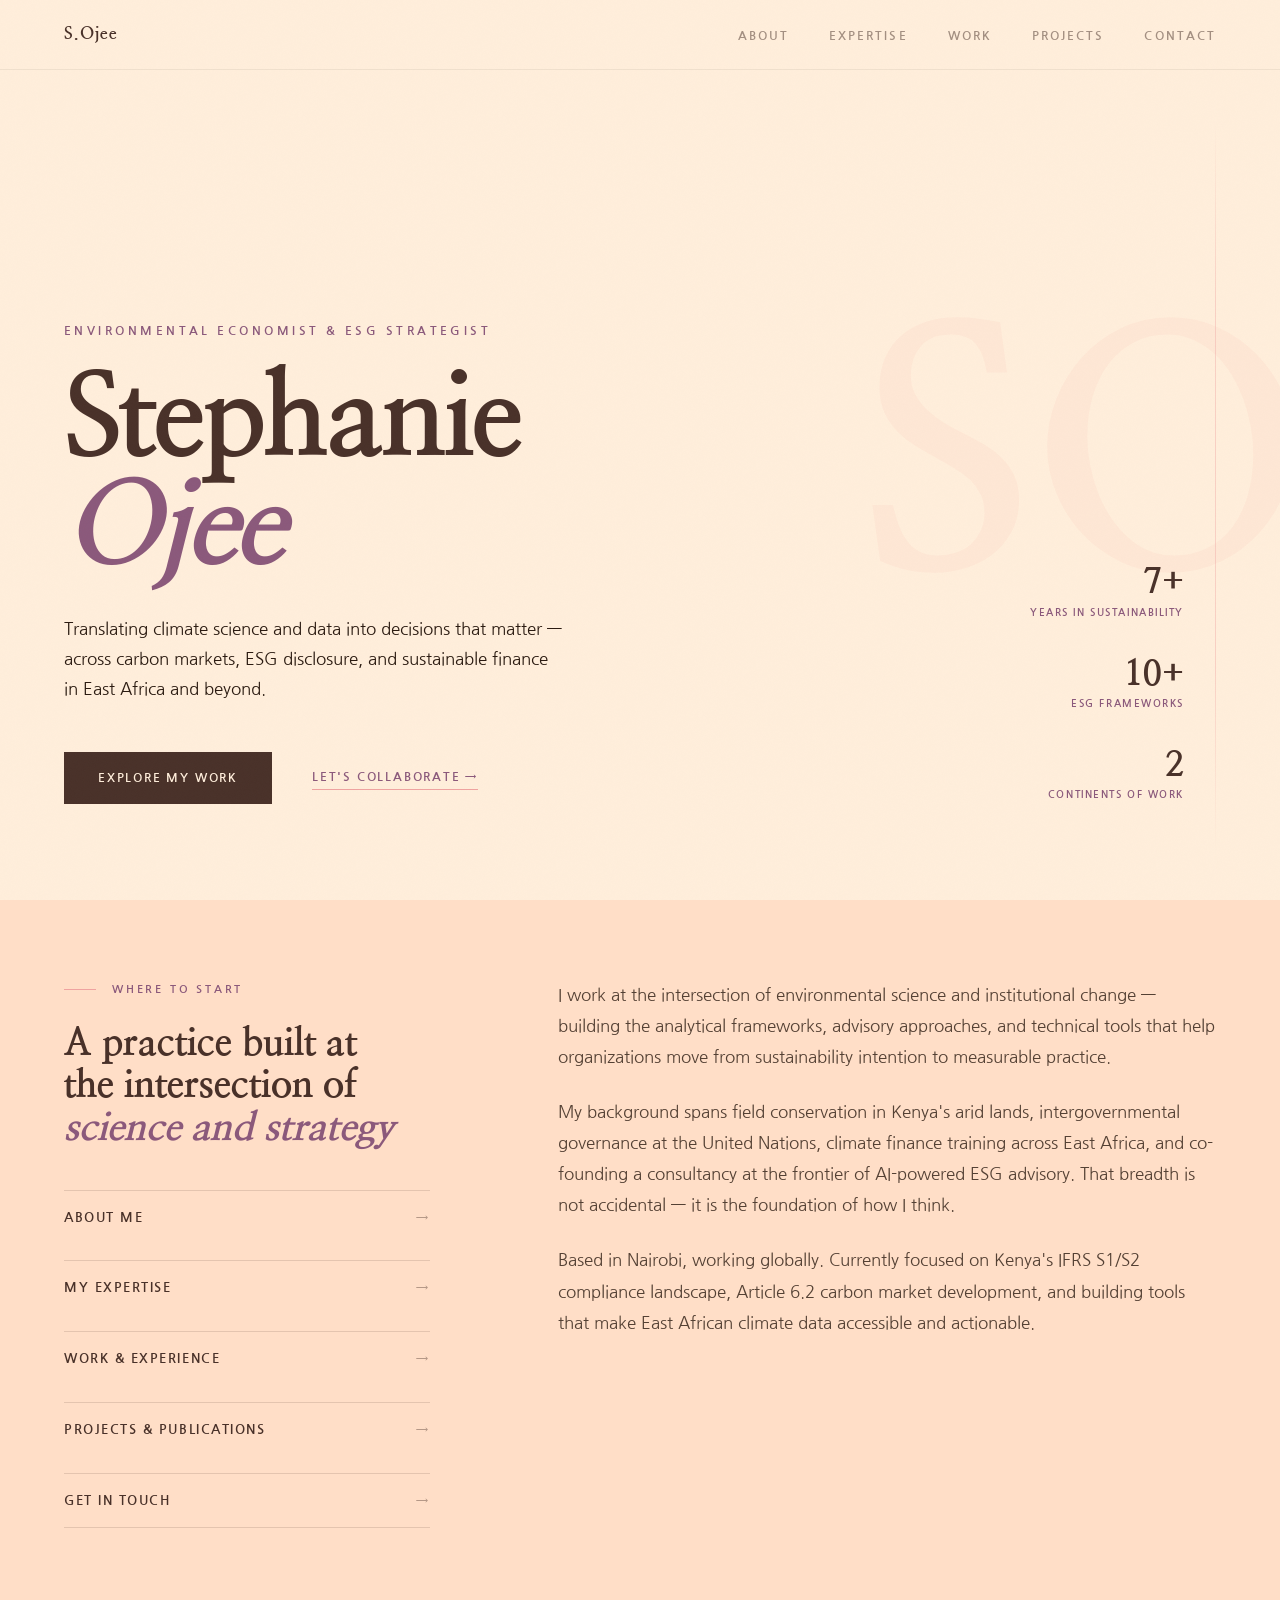
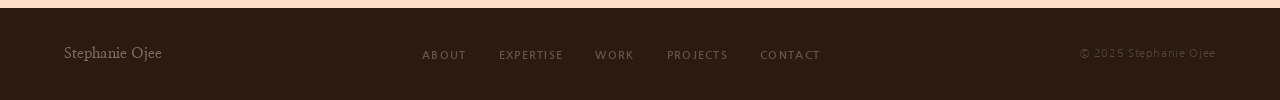
<file: index.html>
<!DOCTYPE html>
<html lang="en">
<head>
  <meta charset="UTF-8"/>
  <meta name="viewport" content="width=device-width, initial-scale=1.0"/>
  <title>Stephanie Ojee</title>
  <style>
/* ── SHARED ── */
/* ═══════════════════════════════════════════════
   STEPHANIE OJEE — Shared Stylesheet
   ═══════════════════════════════════════════════ */

@import url('https://fonts.googleapis.com/css2?family=Nanum+Myeongjo:wght@400;700;800&family=Nanum+Gothic:wght@400;700;800&display=swap');

:root {
  --cream:  #ffeedb;
  --peach:  #ffdec7;
  --rose:   #efa3a0;
  --plum:   #8b597b;
  --earth:  #493129;
  --ink:    #2a1a10;
  --font-serif: 'Nanum Myeongjo', Georgia, serif;
  --font-sans:  'Nanum Gothic', sans-serif;
  --nav-h: 70px;
  --max-w: 1160px;
  --gutter: 4rem;
}

*, *::before, *::after { box-sizing: border-box; margin: 0; padding: 0; }
html { scroll-behavior: smooth; }

body {
  background: var(--cream);
  color: var(--earth);
  font-family: var(--font-sans);
  font-size: 16px;
  line-height: 1.7;
  overflow-x: hidden;
  padding-top: var(--nav-h);
}

img { display: block; max-width: 100%; }
a { color: inherit; text-decoration: none; }

::-webkit-scrollbar { width: 5px; }
::-webkit-scrollbar-track { background: var(--cream); }
::-webkit-scrollbar-thumb { background: var(--plum); border-radius: 3px; }

body::before {
  content: '';
  position: fixed; inset: 0;
  pointer-events: none; z-index: 9999;
  opacity: 0.02;
  background-image: url("data:image/svg+xml,%3Csvg viewBox='0 0 256 256' xmlns='http://www.w3.org/2000/svg'%3E%3Cfilter id='n'%3E%3CfeTurbulence type='fractalNoise' baseFrequency='0.9' numOctaves='4' stitchTiles='stitch'/%3E%3C/filter%3E%3Crect width='100%25' height='100%25' filter='url(%23n)'/%3E%3C/svg%3E");
  background-size: 200px 200px;
}

/* ─── NAV ──────────────────────────── */
nav {
  position: fixed;
  top: 0; left: 0; right: 0;
  height: var(--nav-h);
  z-index: 100;
  display: flex;
  justify-content: space-between;
  align-items: center;
  padding: 0 var(--gutter);
  background: rgba(255,238,219,0.93);
  backdrop-filter: blur(14px);
  border-bottom: 1px solid rgba(73,49,41,0.08);
}

.nav-logo {
  font-family: var(--font-serif);
  font-size: 1.05rem;
  font-weight: 800;
  letter-spacing: 0.05em;
  color: var(--earth);
}

.nav-links {
  display: flex;
  gap: 2.5rem;
  list-style: none;
}

.nav-links a {
  font-family: var(--font-sans);
  font-size: 0.72rem;
  font-weight: 700;
  letter-spacing: 0.18em;
  text-transform: uppercase;
  color: var(--earth);
  opacity: 0.5;
  transition: opacity 0.2s;
  position: relative;
  padding-bottom: 3px;
}

.nav-links a::after {
  content: '';
  position: absolute;
  bottom: 0; left: 0;
  width: 0; height: 1.5px;
  background: var(--plum);
  transition: width 0.3s ease;
}

.nav-links a:hover { opacity: 1; }
.nav-links a:hover::after { width: 100%; }
.nav-links a.active { opacity: 1; }
.nav-links a.active::after { width: 100%; }

.nav-toggle {
  display: none;
  flex-direction: column;
  gap: 5px;
  cursor: pointer;
  background: none;
  border: none;
  padding: 4px;
}
.nav-toggle span { display: block; width: 22px; height: 2px; background: var(--earth); }

/* ─── PAGE HERO ─────────────────────── */
.page-hero {
  background: var(--earth);
  padding: 5rem var(--gutter) 4.5rem;
  position: relative;
  overflow: hidden;
}

.page-hero-bg {
  position: absolute;
  right: -1rem; bottom: -3rem;
  font-family: var(--font-serif);
  font-size: clamp(10rem, 20vw, 22rem);
  font-weight: 800;
  color: rgba(255,238,219,0.035);
  line-height: 1;
  user-select: none;
  pointer-events: none;
  white-space: nowrap;
}

.page-label {
  font-family: var(--font-sans);
  font-size: 0.7rem;
  font-weight: 700;
  letter-spacing: 0.28em;
  text-transform: uppercase;
  color: var(--rose);
  display: flex;
  align-items: center;
  gap: 1rem;
  margin-bottom: 1.5rem;
}

.page-label::before {
  content: '';
  display: block;
  width: 2rem; height: 1px;
  background: var(--plum);
}

.page-title {
  font-family: var(--font-serif);
  font-size: clamp(2.8rem, 6vw, 5.5rem);
  font-weight: 800;
  line-height: 0.95;
  color: var(--cream);
  letter-spacing: -0.02em;
}

.page-title em { font-style: italic; color: var(--rose); }

.page-subtitle {
  max-width: 540px;
  margin-top: 1.8rem;
  font-size: 1rem;
  line-height: 1.8;
  color: rgba(255,238,219,0.55);
}

/* ─── SECTION LABEL ─────────────────── */
.section-label {
  font-family: var(--font-sans);
  font-size: 0.7rem;
  font-weight: 700;
  letter-spacing: 0.25em;
  text-transform: uppercase;
  color: var(--plum);
  display: flex;
  align-items: center;
  gap: 1rem;
  margin-bottom: 1.5rem;
}

.section-label::before {
  content: '';
  display: block;
  width: 2rem; height: 1px;
  background: var(--rose);
}

.section-label.light { color: var(--rose); }
.section-label.light::before { background: var(--plum); }

/* ─── BUTTONS ───────────────────────── */
.btn-primary {
  display: inline-block;
  background: var(--earth);
  color: var(--cream);
  font-family: var(--font-sans);
  font-size: 0.75rem;
  font-weight: 700;
  letter-spacing: 0.15em;
  text-transform: uppercase;
  padding: 0.85rem 2rem;
  border: 2px solid var(--earth);
  transition: background 0.25s, color 0.25s;
}
.btn-primary:hover { background: transparent; color: var(--earth); }

.link-arrow {
  display: inline-flex;
  align-items: center;
  gap: 0.4rem;
  font-size: 0.75rem;
  font-weight: 700;
  letter-spacing: 0.1em;
  text-transform: uppercase;
  color: var(--rose);
  transition: gap 0.2s, color 0.2s;
}
.link-arrow:hover { gap: 0.7rem; color: var(--cream); }

/* ─── TAGS ──────────────────────────── */
.tag {
  display: inline-block;
  font-size: 0.63rem;
  font-weight: 700;
  letter-spacing: 0.1em;
  text-transform: uppercase;
  padding: 0.22rem 0.65rem;
  border-radius: 2px;
}
.tag-dark  { background: rgba(73,49,41,0.1);  color: var(--earth); }
.tag-plum  { background: var(--plum);          color: var(--cream); }
.tag-rose  { background: var(--rose);          color: var(--earth); }
.tag-light { background: rgba(255,238,219,0.12); color: var(--peach); }
.tag-peach { background: var(--peach);         color: var(--earth); }

/* ─── FOOTER ────────────────────────── */
footer {
  background: var(--ink);
  padding: 2rem var(--gutter);
  display: flex;
  justify-content: space-between;
  align-items: center;
  flex-wrap: wrap;
  gap: 1rem;
}
.footer-name {
  font-family: var(--font-serif);
  font-size: 0.95rem;
  font-weight: 700;
  color: rgba(255,238,219,0.4);
}
.footer-nav {
  display: flex;
  gap: 2rem;
  list-style: none;
}
.footer-nav a {
  font-size: 0.68rem;
  font-weight: 700;
  letter-spacing: 0.12em;
  text-transform: uppercase;
  color: rgba(255,238,219,0.28);
  transition: color 0.2s;
}
.footer-nav a:hover { color: var(--rose); }
.footer-copy {
  font-size: 0.68rem;
  color: rgba(255,238,219,0.2);
  letter-spacing: 0.06em;
}

/* ─── RESPONSIVE ────────────────────── */
@media (max-width: 900px)  { :root { --gutter: 2.5rem; } }
@media (max-width: 768px) {
  :root { --gutter: 1.5rem; }
  .nav-links {
    display: none;
    flex-direction: column;
    gap: 1.5rem;
    position: absolute;
    top: var(--nav-h); left: 0; right: 0;
    background: var(--cream);
    padding: 2rem var(--gutter);
    border-top: 1px solid rgba(73,49,41,0.1);
    box-shadow: 0 8px 24px rgba(73,49,41,0.1);
  }
  .nav-links.open { display: flex; }
  .nav-toggle { display: flex; }
  .footer-nav { display: none; }
  footer { justify-content: center; text-align: center; }
}

/* ── PAGE ── */

/* ── PAGE ── */

    /* ─── HERO ──────────────────────────────────── */
    #home {
      min-height: calc(100vh - var(--nav-h));
      display: flex;
      flex-direction: column;
      justify-content: flex-end;
      padding: 0 var(--gutter) 6rem;
      position: relative;
      overflow: hidden;
    }

    .hero-bg {
      position: absolute;
      top: 50%; right: -2rem;
      transform: translateY(-55%);
      font-family: var(--font-serif);
      font-size: clamp(14rem, 26vw, 30rem);
      font-weight: 800;
      color: rgba(239,163,160,0.1);
      line-height: 1;
      user-select: none;
      pointer-events: none;
      white-space: nowrap;
    }

    .hero-rule {
      position: absolute;
      right: var(--gutter);
      top: 3rem; bottom: 3rem;
      width: 1px;
      background: linear-gradient(to bottom, transparent, var(--rose) 25%, var(--rose) 75%, transparent);
      opacity: 0.4;
    }

    .hero-stats {
      position: absolute;
      right: calc(var(--gutter) + 2rem);
      bottom: 6rem;
      display: flex;
      flex-direction: column;
      gap: 2.2rem;
      text-align: right;
    }

    .stat-num {
      font-family: var(--font-serif);
      font-size: 2.2rem;
      font-weight: 800;
      line-height: 1;
      color: var(--earth);
    }

    .stat-label {
      font-size: 0.65rem;
      font-weight: 700;
      letter-spacing: 0.15em;
      text-transform: uppercase;
      color: var(--plum);
      margin-top: 0.2rem;
    }

    .hero-eyebrow {
      font-family: var(--font-sans);
      font-size: 0.72rem;
      font-weight: 700;
      letter-spacing: 0.3em;
      text-transform: uppercase;
      color: var(--plum);
      margin-bottom: 1.6rem;
      animation: fadeUp 0.8s ease 0.1s both;
    }

    .hero-name {
      font-family: var(--font-serif);
      font-size: clamp(3.5rem, 9vw, 9rem);
      font-weight: 800;
      line-height: 0.93;
      color: var(--earth);
      letter-spacing: -0.025em;
      animation: fadeUp 0.9s ease 0.3s both;
    }

    .hero-name em { font-style: italic; color: var(--plum); }

    .hero-desc {
      max-width: 500px;
      margin-top: 2rem;
      font-size: 1.05rem;
      line-height: 1.8;
      color: var(--ink);
      opacity: 0.75;
      animation: fadeUp 0.9s ease 0.5s both;
    }

    .hero-actions {
      display: flex;
      align-items: center;
      gap: 2.5rem;
      margin-top: 3rem;
      animation: fadeUp 0.9s ease 0.7s both;
    }

    .hero-ghost {
      font-family: var(--font-sans);
      font-size: 0.75rem;
      font-weight: 700;
      letter-spacing: 0.15em;
      text-transform: uppercase;
      color: var(--plum);
      border-bottom: 1.5px solid var(--rose);
      padding-bottom: 2px;
      transition: color 0.2s, border-color 0.2s;
    }
    .hero-ghost:hover { color: var(--earth); border-color: var(--earth); }

    /* ─── INTRO STRIP ────────────────────────────── */
    .intro-strip {
      background: var(--peach);
      padding: 5rem var(--gutter);
    }

    .intro-grid {
      display: grid;
      grid-template-columns: 1fr 1.8fr;
      gap: 8rem;
      align-items: start;
      max-width: var(--max-w);
    }

    .intro-headline {
      font-family: var(--font-serif);
      font-size: clamp(1.8rem, 3vw, 2.8rem);
      font-weight: 800;
      line-height: 1.1;
      color: var(--earth);
    }
    .intro-headline em { font-style: italic; color: var(--plum); }

    .intro-links {
      display: flex;
      flex-direction: column;
      gap: 1rem;
      margin-top: 2.5rem;
    }

    .intro-link-row {
      display: flex;
      align-items: center;
      justify-content: space-between;
      padding: 1rem 0;
      border-top: 1px solid rgba(73,49,41,0.15);
      font-family: var(--font-sans);
      font-size: 0.8rem;
      font-weight: 700;
      letter-spacing: 0.12em;
      text-transform: uppercase;
      color: var(--earth);
      transition: color 0.2s;
    }
    .intro-link-row:hover { color: var(--plum); }
    .intro-link-row:last-child { border-bottom: 1px solid rgba(73,49,41,0.15); }
    .intro-link-row span { opacity: 0.4; transition: opacity 0.2s, transform 0.2s; }
    .intro-link-row:hover span { opacity: 1; transform: translateX(4px); }

    .intro-body p {
      font-size: 1.05rem;
      line-height: 1.85;
      color: var(--ink);
      opacity: 0.8;
      margin-bottom: 1.5rem;
    }
    .intro-body p:last-child { margin-bottom: 0; }

    @keyframes fadeUp {
      from { opacity: 0; transform: translateY(22px); }
      to   { opacity: 1; transform: translateY(0); }
    }

    @media (max-width: 1000px) {
      .hero-stats { display: none; }
      .hero-rule { display: none; }
      .intro-grid { grid-template-columns: 1fr; gap: 3rem; }
    }
  </style>
</head>
<body>

<nav id="nav">
  <a href="index.html" class="nav-logo">S.Ojee</a>
  <button class="nav-toggle" aria-label="Toggle navigation" onclick="document.querySelector('.nav-links').classList.toggle('open')">
    <span></span><span></span><span></span>
  </button>
  <ul class="nav-links">
    <li><a href="about.html">About</a></li>
    <li><a href="expertise.html">Expertise</a></li>
    <li><a href="work.html">Work</a></li>
    <li><a href="projects.html">Projects</a></li>
    <li><a href="contact.html">Contact</a></li>
  </ul>
</nav>

<main>
  <section id="home">
    <div class="hero-bg" aria-hidden="true">SO</div>
    <div class="hero-rule" aria-hidden="true"></div>

    <div class="hero-stats" aria-hidden="true">
      <div>
        <div class="stat-num">7+</div>
        <div class="stat-label">Years in Sustainability</div>
      </div>
      <div>
        <div class="stat-num">10+</div>
        <div class="stat-label">ESG Frameworks</div>
      </div>
      <div>
        <div class="stat-num">2</div>
        <div class="stat-label">Continents of Work</div>
      </div>
    </div>

    <p class="hero-eyebrow">Environmental Economist &amp; ESG Strategist</p>
    <h1 class="hero-name">Stephanie<br><em>Ojee</em></h1>
    <p class="hero-desc">
      Translating climate science and data into decisions that matter —
      across carbon markets, ESG disclosure, and sustainable finance in East Africa and beyond.
    </p>
    <div class="hero-actions">
      <a href="work.html" class="btn-primary">Explore My Work</a>
      <a href="contact.html" class="hero-ghost">Let's Collaborate →</a>
    </div>
  </section>

  <section class="intro-strip">
    <div class="intro-grid">
      <div>
        <p class="section-label">Where to Start</p>
        <h2 class="intro-headline">A practice built at<br>the intersection of<br><em>science and strategy</em></h2>

        <div class="intro-links">
          <a href="about.html" class="intro-link-row">About Me <span>→</span></a>
          <a href="expertise.html" class="intro-link-row">My Expertise <span>→</span></a>
          <a href="work.html" class="intro-link-row">Work &amp; Experience <span>→</span></a>
          <a href="projects.html" class="intro-link-row">Projects &amp; Publications <span>→</span></a>
          <a href="contact.html" class="intro-link-row">Get in Touch <span>→</span></a>
        </div>
      </div>

      <div class="intro-body">
        <p>
          I work at the intersection of environmental science and institutional change —
          building the analytical frameworks, advisory approaches, and technical tools
          that help organizations move from sustainability intention to measurable practice.
        </p>
        <p>
          My background spans field conservation in Kenya's arid lands, intergovernmental
          governance at the United Nations, climate finance training across East Africa,
          and co-founding a consultancy at the frontier of AI-powered ESG advisory.
          That breadth is not accidental — it is the foundation of how I think.
        </p>
        <p>
          Based in Nairobi, working globally. Currently focused on Kenya's IFRS S1/S2
          compliance landscape, Article 6.2 carbon market development, and building
          tools that make East African climate data accessible and actionable.
        </p>
      </div>
    </div>
  </section>
</main>

<footer>
  <span class="footer-name">Stephanie Ojee</span>
  <ul class="footer-nav">
    <li><a href="about.html">About</a></li>
    <li><a href="expertise.html">Expertise</a></li>
    <li><a href="work.html">Work</a></li>
    <li><a href="projects.html">Projects</a></li>
    <li><a href="contact.html">Contact</a></li>
  </ul>
  <span class="footer-copy">© 2025 Stephanie Ojee</span>
</footer>

<script>
  const nav = document.getElementById('nav');
  window.addEventListener('scroll', () => {
    nav.style.boxShadow = window.scrollY > 20 ? '0 2px 20px rgba(73,49,41,0.07)' : 'none';
  });
  document.querySelectorAll('.nav-links a').forEach(a => {
    a.addEventListener('click', () => document.querySelector('.nav-links').classList.remove('open'));
  });
</script>
</body>
</html>
</file>
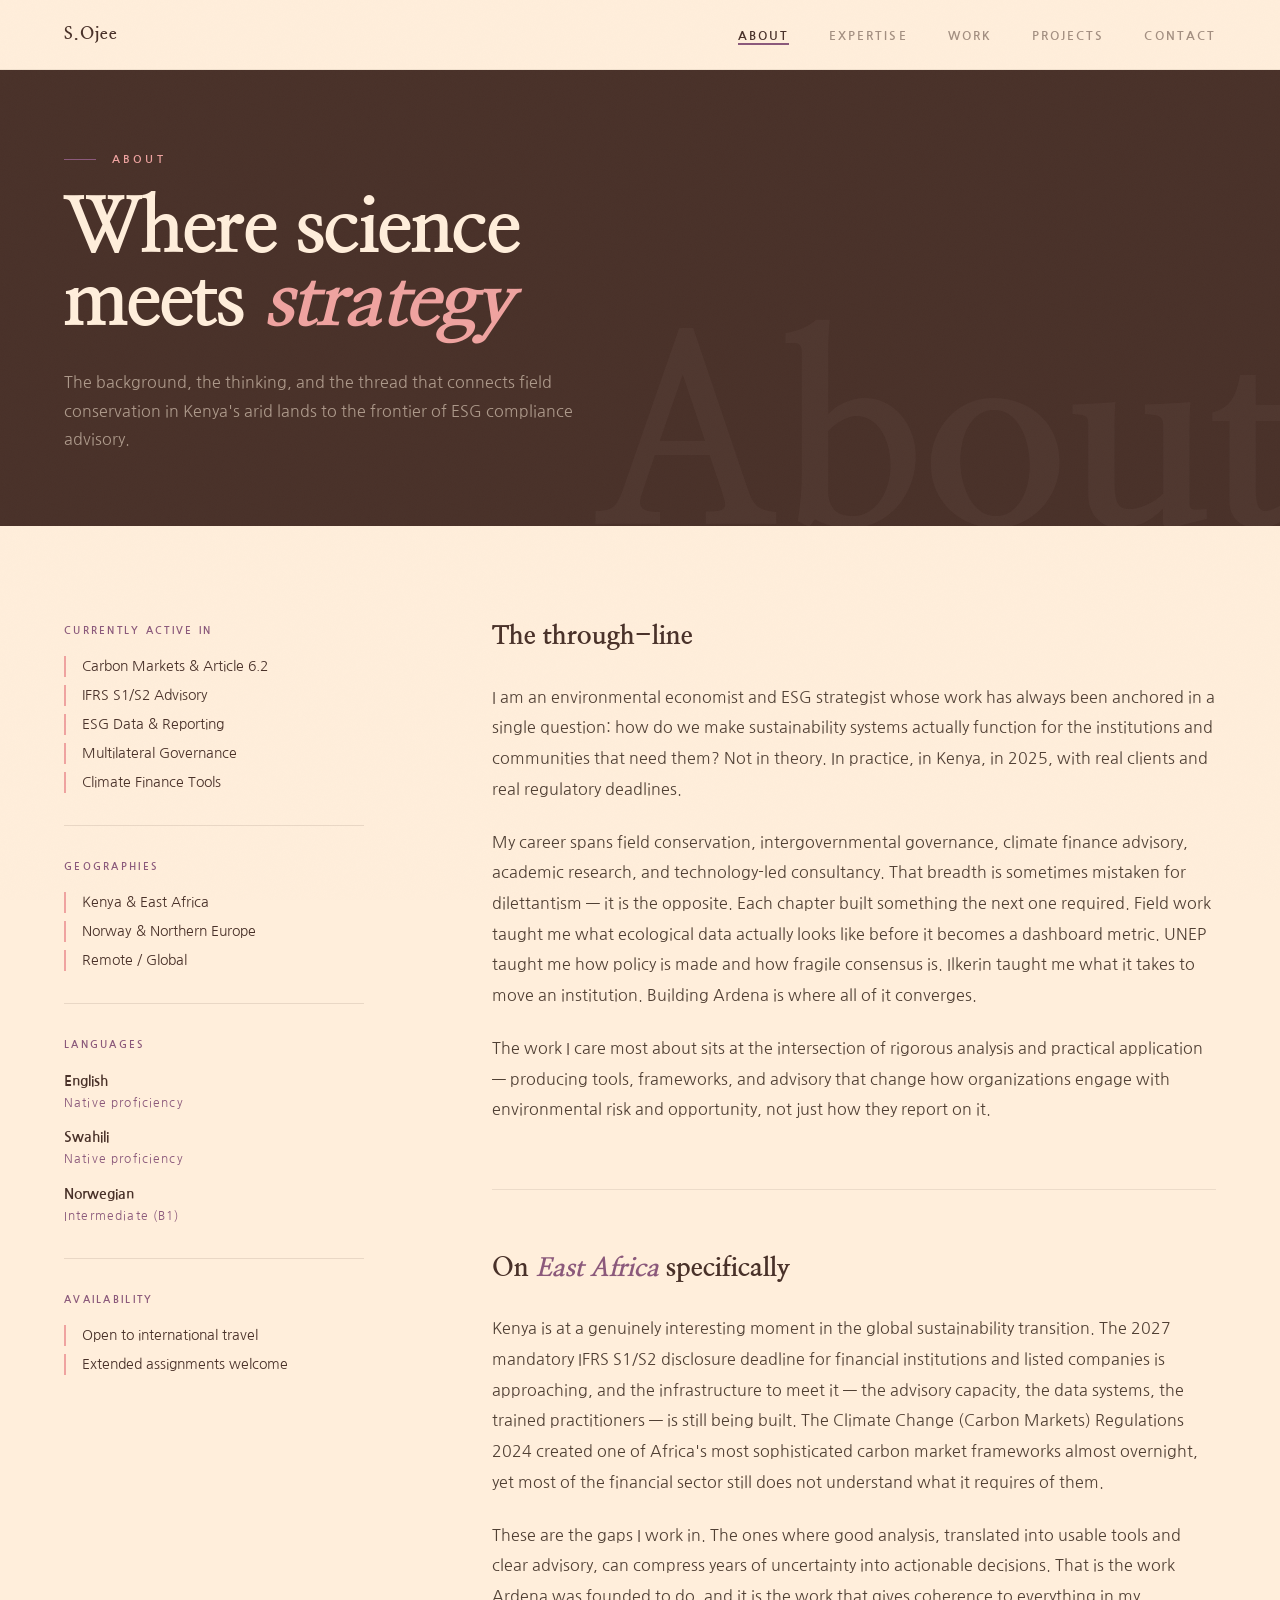
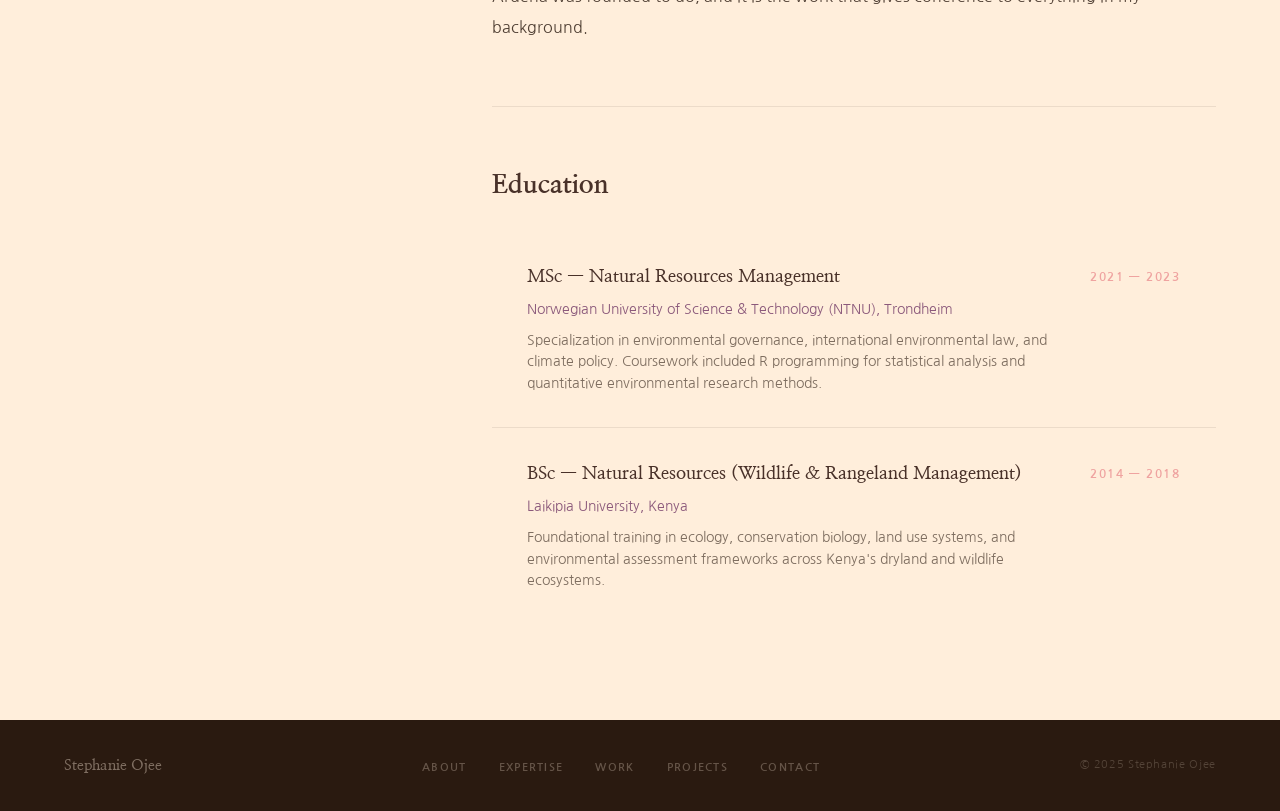
<file: about.html>
<!DOCTYPE html>
<html lang="en">
<head>
  <meta charset="UTF-8"/>
  <meta name="viewport" content="width=device-width, initial-scale=1.0"/>
  <title>About — Stephanie Ojee</title>
  <style>
/* ── SHARED ── */
/* ═══════════════════════════════════════════════
   STEPHANIE OJEE — Shared Stylesheet
   ═══════════════════════════════════════════════ */

@import url('https://fonts.googleapis.com/css2?family=Nanum+Myeongjo:wght@400;700;800&family=Nanum+Gothic:wght@400;700;800&display=swap');

:root {
  --cream:  #ffeedb;
  --peach:  #ffdec7;
  --rose:   #efa3a0;
  --plum:   #8b597b;
  --earth:  #493129;
  --ink:    #2a1a10;
  --font-serif: 'Nanum Myeongjo', Georgia, serif;
  --font-sans:  'Nanum Gothic', sans-serif;
  --nav-h: 70px;
  --max-w: 1160px;
  --gutter: 4rem;
}

*, *::before, *::after { box-sizing: border-box; margin: 0; padding: 0; }
html { scroll-behavior: smooth; }

body {
  background: var(--cream);
  color: var(--earth);
  font-family: var(--font-sans);
  font-size: 16px;
  line-height: 1.7;
  overflow-x: hidden;
  padding-top: var(--nav-h);
}

img { display: block; max-width: 100%; }
a { color: inherit; text-decoration: none; }

::-webkit-scrollbar { width: 5px; }
::-webkit-scrollbar-track { background: var(--cream); }
::-webkit-scrollbar-thumb { background: var(--plum); border-radius: 3px; }

body::before {
  content: '';
  position: fixed; inset: 0;
  pointer-events: none; z-index: 9999;
  opacity: 0.02;
  background-image: url("data:image/svg+xml,%3Csvg viewBox='0 0 256 256' xmlns='http://www.w3.org/2000/svg'%3E%3Cfilter id='n'%3E%3CfeTurbulence type='fractalNoise' baseFrequency='0.9' numOctaves='4' stitchTiles='stitch'/%3E%3C/filter%3E%3Crect width='100%25' height='100%25' filter='url(%23n)'/%3E%3C/svg%3E");
  background-size: 200px 200px;
}

/* ─── NAV ──────────────────────────── */
nav {
  position: fixed;
  top: 0; left: 0; right: 0;
  height: var(--nav-h);
  z-index: 100;
  display: flex;
  justify-content: space-between;
  align-items: center;
  padding: 0 var(--gutter);
  background: rgba(255,238,219,0.93);
  backdrop-filter: blur(14px);
  border-bottom: 1px solid rgba(73,49,41,0.08);
}

.nav-logo {
  font-family: var(--font-serif);
  font-size: 1.05rem;
  font-weight: 800;
  letter-spacing: 0.05em;
  color: var(--earth);
}

.nav-links {
  display: flex;
  gap: 2.5rem;
  list-style: none;
}

.nav-links a {
  font-family: var(--font-sans);
  font-size: 0.72rem;
  font-weight: 700;
  letter-spacing: 0.18em;
  text-transform: uppercase;
  color: var(--earth);
  opacity: 0.5;
  transition: opacity 0.2s;
  position: relative;
  padding-bottom: 3px;
}

.nav-links a::after {
  content: '';
  position: absolute;
  bottom: 0; left: 0;
  width: 0; height: 1.5px;
  background: var(--plum);
  transition: width 0.3s ease;
}

.nav-links a:hover { opacity: 1; }
.nav-links a:hover::after { width: 100%; }
.nav-links a.active { opacity: 1; }
.nav-links a.active::after { width: 100%; }

.nav-toggle {
  display: none;
  flex-direction: column;
  gap: 5px;
  cursor: pointer;
  background: none;
  border: none;
  padding: 4px;
}
.nav-toggle span { display: block; width: 22px; height: 2px; background: var(--earth); }

/* ─── PAGE HERO ─────────────────────── */
.page-hero {
  background: var(--earth);
  padding: 5rem var(--gutter) 4.5rem;
  position: relative;
  overflow: hidden;
}

.page-hero-bg {
  position: absolute;
  right: -1rem; bottom: -3rem;
  font-family: var(--font-serif);
  font-size: clamp(10rem, 20vw, 22rem);
  font-weight: 800;
  color: rgba(255,238,219,0.035);
  line-height: 1;
  user-select: none;
  pointer-events: none;
  white-space: nowrap;
}

.page-label {
  font-family: var(--font-sans);
  font-size: 0.7rem;
  font-weight: 700;
  letter-spacing: 0.28em;
  text-transform: uppercase;
  color: var(--rose);
  display: flex;
  align-items: center;
  gap: 1rem;
  margin-bottom: 1.5rem;
}

.page-label::before {
  content: '';
  display: block;
  width: 2rem; height: 1px;
  background: var(--plum);
}

.page-title {
  font-family: var(--font-serif);
  font-size: clamp(2.8rem, 6vw, 5.5rem);
  font-weight: 800;
  line-height: 0.95;
  color: var(--cream);
  letter-spacing: -0.02em;
}

.page-title em { font-style: italic; color: var(--rose); }

.page-subtitle {
  max-width: 540px;
  margin-top: 1.8rem;
  font-size: 1rem;
  line-height: 1.8;
  color: rgba(255,238,219,0.55);
}

/* ─── SECTION LABEL ─────────────────── */
.section-label {
  font-family: var(--font-sans);
  font-size: 0.7rem;
  font-weight: 700;
  letter-spacing: 0.25em;
  text-transform: uppercase;
  color: var(--plum);
  display: flex;
  align-items: center;
  gap: 1rem;
  margin-bottom: 1.5rem;
}

.section-label::before {
  content: '';
  display: block;
  width: 2rem; height: 1px;
  background: var(--rose);
}

.section-label.light { color: var(--rose); }
.section-label.light::before { background: var(--plum); }

/* ─── BUTTONS ───────────────────────── */
.btn-primary {
  display: inline-block;
  background: var(--earth);
  color: var(--cream);
  font-family: var(--font-sans);
  font-size: 0.75rem;
  font-weight: 700;
  letter-spacing: 0.15em;
  text-transform: uppercase;
  padding: 0.85rem 2rem;
  border: 2px solid var(--earth);
  transition: background 0.25s, color 0.25s;
}
.btn-primary:hover { background: transparent; color: var(--earth); }

.link-arrow {
  display: inline-flex;
  align-items: center;
  gap: 0.4rem;
  font-size: 0.75rem;
  font-weight: 700;
  letter-spacing: 0.1em;
  text-transform: uppercase;
  color: var(--rose);
  transition: gap 0.2s, color 0.2s;
}
.link-arrow:hover { gap: 0.7rem; color: var(--cream); }

/* ─── TAGS ──────────────────────────── */
.tag {
  display: inline-block;
  font-size: 0.63rem;
  font-weight: 700;
  letter-spacing: 0.1em;
  text-transform: uppercase;
  padding: 0.22rem 0.65rem;
  border-radius: 2px;
}
.tag-dark  { background: rgba(73,49,41,0.1);  color: var(--earth); }
.tag-plum  { background: var(--plum);          color: var(--cream); }
.tag-rose  { background: var(--rose);          color: var(--earth); }
.tag-light { background: rgba(255,238,219,0.12); color: var(--peach); }
.tag-peach { background: var(--peach);         color: var(--earth); }

/* ─── FOOTER ────────────────────────── */
footer {
  background: var(--ink);
  padding: 2rem var(--gutter);
  display: flex;
  justify-content: space-between;
  align-items: center;
  flex-wrap: wrap;
  gap: 1rem;
}
.footer-name {
  font-family: var(--font-serif);
  font-size: 0.95rem;
  font-weight: 700;
  color: rgba(255,238,219,0.4);
}
.footer-nav {
  display: flex;
  gap: 2rem;
  list-style: none;
}
.footer-nav a {
  font-size: 0.68rem;
  font-weight: 700;
  letter-spacing: 0.12em;
  text-transform: uppercase;
  color: rgba(255,238,219,0.28);
  transition: color 0.2s;
}
.footer-nav a:hover { color: var(--rose); }
.footer-copy {
  font-size: 0.68rem;
  color: rgba(255,238,219,0.2);
  letter-spacing: 0.06em;
}

/* ─── RESPONSIVE ────────────────────── */
@media (max-width: 900px)  { :root { --gutter: 2.5rem; } }
@media (max-width: 768px) {
  :root { --gutter: 1.5rem; }
  .nav-links {
    display: none;
    flex-direction: column;
    gap: 1.5rem;
    position: absolute;
    top: var(--nav-h); left: 0; right: 0;
    background: var(--cream);
    padding: 2rem var(--gutter);
    border-top: 1px solid rgba(73,49,41,0.1);
    box-shadow: 0 8px 24px rgba(73,49,41,0.1);
  }
  .nav-links.open { display: flex; }
  .nav-toggle { display: flex; }
  .footer-nav { display: none; }
  footer { justify-content: center; text-align: center; }
}

/* ── PAGE ── */

/* ── SHARED ── */
/* ═══════════════════════════════════════════════
   STEPHANIE OJEE — Shared Stylesheet
   ═══════════════════════════════════════════════ */

@import url('https://fonts.googleapis.com/css2?family=Nanum+Myeongjo:wght@400;700;800&family=Nanum+Gothic:wght@400;700;800&display=swap');

:root {
  --cream:  #ffeedb;
  --peach:  #ffdec7;
  --rose:   #efa3a0;
  --plum:   #8b597b;
  --earth:  #493129;
  --ink:    #2a1a10;
  --font-serif: 'Nanum Myeongjo', Georgia, serif;
  --font-sans:  'Nanum Gothic', sans-serif;
  --nav-h: 70px;
  --max-w: 1160px;
  --gutter: 4rem;
}

*, *::before, *::after { box-sizing: border-box; margin: 0; padding: 0; }
html { scroll-behavior: smooth; }

body {
  background: var(--cream);
  color: var(--earth);
  font-family: var(--font-sans);
  font-size: 16px;
  line-height: 1.7;
  overflow-x: hidden;
  padding-top: var(--nav-h);
}

img { display: block; max-width: 100%; }
a { color: inherit; text-decoration: none; }

::-webkit-scrollbar { width: 5px; }
::-webkit-scrollbar-track { background: var(--cream); }
::-webkit-scrollbar-thumb { background: var(--plum); border-radius: 3px; }

body::before {
  content: '';
  position: fixed; inset: 0;
  pointer-events: none; z-index: 9999;
  opacity: 0.02;
  background-image: url("data:image/svg+xml,%3Csvg viewBox='0 0 256 256' xmlns='http://www.w3.org/2000/svg'%3E%3Cfilter id='n'%3E%3CfeTurbulence type='fractalNoise' baseFrequency='0.9' numOctaves='4' stitchTiles='stitch'/%3E%3C/filter%3E%3Crect width='100%25' height='100%25' filter='url(%23n)'/%3E%3C/svg%3E");
  background-size: 200px 200px;
}

/* ─── NAV ──────────────────────────── */
nav {
  position: fixed;
  top: 0; left: 0; right: 0;
  height: var(--nav-h);
  z-index: 100;
  display: flex;
  justify-content: space-between;
  align-items: center;
  padding: 0 var(--gutter);
  background: rgba(255,238,219,0.93);
  backdrop-filter: blur(14px);
  border-bottom: 1px solid rgba(73,49,41,0.08);
}

.nav-logo {
  font-family: var(--font-serif);
  font-size: 1.05rem;
  font-weight: 800;
  letter-spacing: 0.05em;
  color: var(--earth);
}

.nav-links {
  display: flex;
  gap: 2.5rem;
  list-style: none;
}

.nav-links a {
  font-family: var(--font-sans);
  font-size: 0.72rem;
  font-weight: 700;
  letter-spacing: 0.18em;
  text-transform: uppercase;
  color: var(--earth);
  opacity: 0.5;
  transition: opacity 0.2s;
  position: relative;
  padding-bottom: 3px;
}

.nav-links a::after {
  content: '';
  position: absolute;
  bottom: 0; left: 0;
  width: 0; height: 1.5px;
  background: var(--plum);
  transition: width 0.3s ease;
}

.nav-links a:hover { opacity: 1; }
.nav-links a:hover::after { width: 100%; }
.nav-links a.active { opacity: 1; }
.nav-links a.active::after { width: 100%; }

.nav-toggle {
  display: none;
  flex-direction: column;
  gap: 5px;
  cursor: pointer;
  background: none;
  border: none;
  padding: 4px;
}
.nav-toggle span { display: block; width: 22px; height: 2px; background: var(--earth); }

/* ─── PAGE HERO ─────────────────────── */
.page-hero {
  background: var(--earth);
  padding: 5rem var(--gutter) 4.5rem;
  position: relative;
  overflow: hidden;
}

.page-hero-bg {
  position: absolute;
  right: -1rem; bottom: -3rem;
  font-family: var(--font-serif);
  font-size: clamp(10rem, 20vw, 22rem);
  font-weight: 800;
  color: rgba(255,238,219,0.035);
  line-height: 1;
  user-select: none;
  pointer-events: none;
  white-space: nowrap;
}

.page-label {
  font-family: var(--font-sans);
  font-size: 0.7rem;
  font-weight: 700;
  letter-spacing: 0.28em;
  text-transform: uppercase;
  color: var(--rose);
  display: flex;
  align-items: center;
  gap: 1rem;
  margin-bottom: 1.5rem;
}

.page-label::before {
  content: '';
  display: block;
  width: 2rem; height: 1px;
  background: var(--plum);
}

.page-title {
  font-family: var(--font-serif);
  font-size: clamp(2.8rem, 6vw, 5.5rem);
  font-weight: 800;
  line-height: 0.95;
  color: var(--cream);
  letter-spacing: -0.02em;
}

.page-title em { font-style: italic; color: var(--rose); }

.page-subtitle {
  max-width: 540px;
  margin-top: 1.8rem;
  font-size: 1rem;
  line-height: 1.8;
  color: rgba(255,238,219,0.55);
}

/* ─── SECTION LABEL ─────────────────── */
.section-label {
  font-family: var(--font-sans);
  font-size: 0.7rem;
  font-weight: 700;
  letter-spacing: 0.25em;
  text-transform: uppercase;
  color: var(--plum);
  display: flex;
  align-items: center;
  gap: 1rem;
  margin-bottom: 1.5rem;
}

.section-label::before {
  content: '';
  display: block;
  width: 2rem; height: 1px;
  background: var(--rose);
}

.section-label.light { color: var(--rose); }
.section-label.light::before { background: var(--plum); }

/* ─── BUTTONS ───────────────────────── */
.btn-primary {
  display: inline-block;
  background: var(--earth);
  color: var(--cream);
  font-family: var(--font-sans);
  font-size: 0.75rem;
  font-weight: 700;
  letter-spacing: 0.15em;
  text-transform: uppercase;
  padding: 0.85rem 2rem;
  border: 2px solid var(--earth);
  transition: background 0.25s, color 0.25s;
}
.btn-primary:hover { background: transparent; color: var(--earth); }

.link-arrow {
  display: inline-flex;
  align-items: center;
  gap: 0.4rem;
  font-size: 0.75rem;
  font-weight: 700;
  letter-spacing: 0.1em;
  text-transform: uppercase;
  color: var(--rose);
  transition: gap 0.2s, color 0.2s;
}
.link-arrow:hover { gap: 0.7rem; color: var(--cream); }

/* ─── TAGS ──────────────────────────── */
.tag {
  display: inline-block;
  font-size: 0.63rem;
  font-weight: 700;
  letter-spacing: 0.1em;
  text-transform: uppercase;
  padding: 0.22rem 0.65rem;
  border-radius: 2px;
}
.tag-dark  { background: rgba(73,49,41,0.1);  color: var(--earth); }
.tag-plum  { background: var(--plum);          color: var(--cream); }
.tag-rose  { background: var(--rose);          color: var(--earth); }
.tag-light { background: rgba(255,238,219,0.12); color: var(--peach); }
.tag-peach { background: var(--peach);         color: var(--earth); }

/* ─── FOOTER ────────────────────────── */
footer {
  background: var(--ink);
  padding: 2rem var(--gutter);
  display: flex;
  justify-content: space-between;
  align-items: center;
  flex-wrap: wrap;
  gap: 1rem;
}
.footer-name {
  font-family: var(--font-serif);
  font-size: 0.95rem;
  font-weight: 700;
  color: rgba(255,238,219,0.4);
}
.footer-nav {
  display: flex;
  gap: 2rem;
  list-style: none;
}
.footer-nav a {
  font-size: 0.68rem;
  font-weight: 700;
  letter-spacing: 0.12em;
  text-transform: uppercase;
  color: rgba(255,238,219,0.28);
  transition: color 0.2s;
}
.footer-nav a:hover { color: var(--rose); }
.footer-copy {
  font-size: 0.68rem;
  color: rgba(255,238,219,0.2);
  letter-spacing: 0.06em;
}

/* ─── RESPONSIVE ────────────────────── */
@media (max-width: 900px)  { :root { --gutter: 2.5rem; } }
@media (max-width: 768px) {
  :root { --gutter: 1.5rem; }
  .nav-links {
    display: none;
    flex-direction: column;
    gap: 1.5rem;
    position: absolute;
    top: var(--nav-h); left: 0; right: 0;
    background: var(--cream);
    padding: 2rem var(--gutter);
    border-top: 1px solid rgba(73,49,41,0.1);
    box-shadow: 0 8px 24px rgba(73,49,41,0.1);
  }
  .nav-links.open { display: flex; }
  .nav-toggle { display: flex; }
  .footer-nav { display: none; }
  footer { justify-content: center; text-align: center; }
}

/* ── PAGE ── */

    .about-body {
      padding: 6rem var(--gutter);
    }

    .about-grid {
      display: grid;
      grid-template-columns: 300px 1fr;
      gap: 8rem;
      align-items: start;
      max-width: var(--max-w);
    }

    /* Sidebar */
    .about-sidebar {}

    .sidebar-block {
      padding: 2rem 0;
      border-top: 1px solid rgba(73,49,41,0.12);
    }

    .sidebar-block:first-child { border-top: none; padding-top: 0; }

    .sidebar-label {
      font-size: 0.65rem;
      font-weight: 700;
      letter-spacing: 0.22em;
      text-transform: uppercase;
      color: var(--plum);
      margin-bottom: 1rem;
    }

    .sidebar-list {
      list-style: none;
      display: flex;
      flex-direction: column;
      gap: 0.5rem;
    }

    .sidebar-list li {
      font-size: 0.88rem;
      color: var(--earth);
      padding-left: 1rem;
      border-left: 2px solid var(--rose);
      line-height: 1.5;
    }

    .sidebar-langs {
      display: flex;
      flex-direction: column;
      gap: 0.8rem;
    }

    .lang-item {}
    .lang-name {
      font-size: 0.88rem;
      font-weight: 700;
      color: var(--earth);
    }
    .lang-level {
      font-size: 0.72rem;
      color: var(--plum);
      letter-spacing: 0.1em;
    }

    /* Main content */
    .about-main {}

    .about-section {
      padding-bottom: 4rem;
      margin-bottom: 4rem;
      border-bottom: 1px solid rgba(73,49,41,0.1);
    }
    .about-section:last-child {
      border-bottom: none;
      padding-bottom: 0;
      margin-bottom: 0;
    }

    .about-section-title {
      font-family: var(--font-serif);
      font-size: 1.6rem;
      font-weight: 800;
      color: var(--earth);
      margin-bottom: 1.8rem;
      line-height: 1.2;
    }

    .about-section-title em {
      font-style: italic;
      color: var(--plum);
    }

    .about-prose p {
      font-size: 1.02rem;
      line-height: 1.88;
      color: var(--ink);
      opacity: 0.82;
      margin-bottom: 1.4rem;
    }
    .about-prose p:last-child { margin-bottom: 0; }

    /* Education cards */
    .edu-cards {
      display: flex;
      flex-direction: column;
      gap: 1.5px;
      background: rgba(73,49,41,0.1);
    }

    .edu-card {
      background: var(--cream);
      padding: 2rem 2.2rem;
      display: grid;
      grid-template-columns: 1fr auto;
      gap: 2rem;
      align-items: start;
    }

    .edu-degree {
      font-family: var(--font-serif);
      font-size: 1.1rem;
      font-weight: 700;
      color: var(--earth);
      margin-bottom: 0.3rem;
    }

    .edu-institution {
      font-size: 0.88rem;
      color: var(--plum);
    }

    .edu-detail {
      font-size: 0.85rem;
      color: var(--ink);
      opacity: 0.6;
      margin-top: 0.5rem;
      line-height: 1.6;
    }

    .edu-year {
      font-size: 0.72rem;
      font-weight: 700;
      letter-spacing: 0.15em;
      text-transform: uppercase;
      color: var(--rose);
      white-space: nowrap;
      padding-top: 0.3rem;
    }

    @media (max-width: 900px) {
      .about-grid { grid-template-columns: 1fr; gap: 3rem; }
    }
  </style>
</head>
<body>

<nav id="nav">
  <a href="index.html" class="nav-logo">S.Ojee</a>
  <button class="nav-toggle" aria-label="Toggle navigation" onclick="document.querySelector('.nav-links').classList.toggle('open')">
    <span></span><span></span><span></span>
  </button>
  <ul class="nav-links">
    <li><a href="about.html" class="active">About</a></li>
    <li><a href="expertise.html">Expertise</a></li>
    <li><a href="work.html">Work</a></li>
    <li><a href="projects.html">Projects</a></li>
    <li><a href="contact.html">Contact</a></li>
  </ul>
</nav>

<main>
  <div class="page-hero">
    <div class="page-hero-bg" aria-hidden="true">About</div>
    <p class="page-label">About</p>
    <h1 class="page-title">Where science<br>meets <em>strategy</em></h1>
    <p class="page-subtitle">
      The background, the thinking, and the thread that connects
      field conservation in Kenya's arid lands to the frontier of ESG compliance advisory.
    </p>
  </div>

  <section class="about-body">
    <div class="about-grid">

      <aside class="about-sidebar">
        <div class="sidebar-block">
          <div class="sidebar-label">Currently Active In</div>
          <ul class="sidebar-list">
            <li>Carbon Markets &amp; Article 6.2</li>
            <li>IFRS S1/S2 Advisory</li>
            <li>ESG Data &amp; Reporting</li>
            <li>Multilateral Governance</li>
            <li>Climate Finance Tools</li>
          </ul>
        </div>

        <div class="sidebar-block">
          <div class="sidebar-label">Geographies</div>
          <ul class="sidebar-list">
            <li>Kenya &amp; East Africa</li>
            <li>Norway &amp; Northern Europe</li>
            <li>Remote / Global</li>
          </ul>
        </div>

        <div class="sidebar-block">
          <div class="sidebar-label">Languages</div>
          <div class="sidebar-langs">
            <div class="lang-item">
              <div class="lang-name">English</div>
              <div class="lang-level">Native proficiency</div>
            </div>
            <div class="lang-item">
              <div class="lang-name">Swahili</div>
              <div class="lang-level">Native proficiency</div>
            </div>
            <div class="lang-item">
              <div class="lang-name">Norwegian</div>
              <div class="lang-level">Intermediate (B1)</div>
            </div>
          </div>
        </div>

        <div class="sidebar-block">
          <div class="sidebar-label">Availability</div>
          <ul class="sidebar-list">
            <li>Open to international travel</li>
            <li>Extended assignments welcome</li>
          </ul>
        </div>
      </aside>

      <div class="about-main">

        <div class="about-section">
          <h2 class="about-section-title">The through-line</h2>
          <div class="about-prose">
            <p>
              I am an environmental economist and ESG strategist whose work has always
              been anchored in a single question: how do we make sustainability systems
              actually function for the institutions and communities that need them?
              Not in theory. In practice, in Kenya, in 2025, with real clients and real
              regulatory deadlines.
            </p>
            <p>
              My career spans field conservation, intergovernmental governance, climate finance
              advisory, academic research, and technology-led consultancy. That breadth is
              sometimes mistaken for dilettantism — it is the opposite. Each chapter built
              something the next one required. Field work taught me what ecological data
              actually looks like before it becomes a dashboard metric. UNEP taught me
              how policy is made and how fragile consensus is. Ilkerin taught me what it
              takes to move an institution. Building Ardena is where all of it converges.
            </p>
            <p>
              The work I care most about sits at the intersection of rigorous analysis and
              practical application — producing tools, frameworks, and advisory that change
              how organizations engage with environmental risk and opportunity, not just
              how they report on it.
            </p>
          </div>
        </div>

        <div class="about-section">
          <h2 class="about-section-title">On <em>East Africa</em> specifically</h2>
          <div class="about-prose">
            <p>
              Kenya is at a genuinely interesting moment in the global sustainability
              transition. The 2027 mandatory IFRS S1/S2 disclosure deadline for financial
              institutions and listed companies is approaching, and the infrastructure to
              meet it — the advisory capacity, the data systems, the trained practitioners —
              is still being built. The Climate Change (Carbon Markets) Regulations 2024
              created one of Africa's most sophisticated carbon market frameworks almost
              overnight, yet most of the financial sector still does not understand what
              it requires of them.
            </p>
            <p>
              These are the gaps I work in. The ones where good analysis, translated into
              usable tools and clear advisory, can compress years of uncertainty into
              actionable decisions. That is the work Ardena was founded to do, and it is
              the work that gives coherence to everything in my background.
            </p>
          </div>
        </div>

        <div class="about-section">
          <h2 class="about-section-title">Education</h2>
          <div class="edu-cards">
            <div class="edu-card">
              <div>
                <div class="edu-degree">MSc — Natural Resources Management</div>
                <div class="edu-institution">Norwegian University of Science &amp; Technology (NTNU), Trondheim</div>
                <div class="edu-detail">Specialization in environmental governance, international environmental law, and climate policy. Coursework included R programming for statistical analysis and quantitative environmental research methods.</div>
              </div>
              <div class="edu-year">2021 — 2023</div>
            </div>
            <div class="edu-card">
              <div>
                <div class="edu-degree">BSc — Natural Resources (Wildlife &amp; Rangeland Management)</div>
                <div class="edu-institution">Laikipia University, Kenya</div>
                <div class="edu-detail">Foundational training in ecology, conservation biology, land use systems, and environmental assessment frameworks across Kenya's dryland and wildlife ecosystems.</div>
              </div>
              <div class="edu-year">2014 — 2018</div>
            </div>
          </div>
        </div>

      </div><!-- /main -->
    </div>
  </section>
</main>

<footer>
  <span class="footer-name">Stephanie Ojee</span>
  <ul class="footer-nav">
    <li><a href="about.html">About</a></li>
    <li><a href="expertise.html">Expertise</a></li>
    <li><a href="work.html">Work</a></li>
    <li><a href="projects.html">Projects</a></li>
    <li><a href="contact.html">Contact</a></li>
  </ul>
  <span class="footer-copy">© 2025 Stephanie Ojee</span>
</footer>

<script>
  const nav = document.getElementById('nav');
  window.addEventListener('scroll', () => {
    nav.style.boxShadow = window.scrollY > 20 ? '0 2px 20px rgba(73,49,41,0.07)' : 'none';
  });
  document.querySelectorAll('.nav-links a').forEach(a => {
    a.addEventListener('click', () => document.querySelector('.nav-links').classList.remove('open'));
  });
</script>
</body>
</html>
</file>
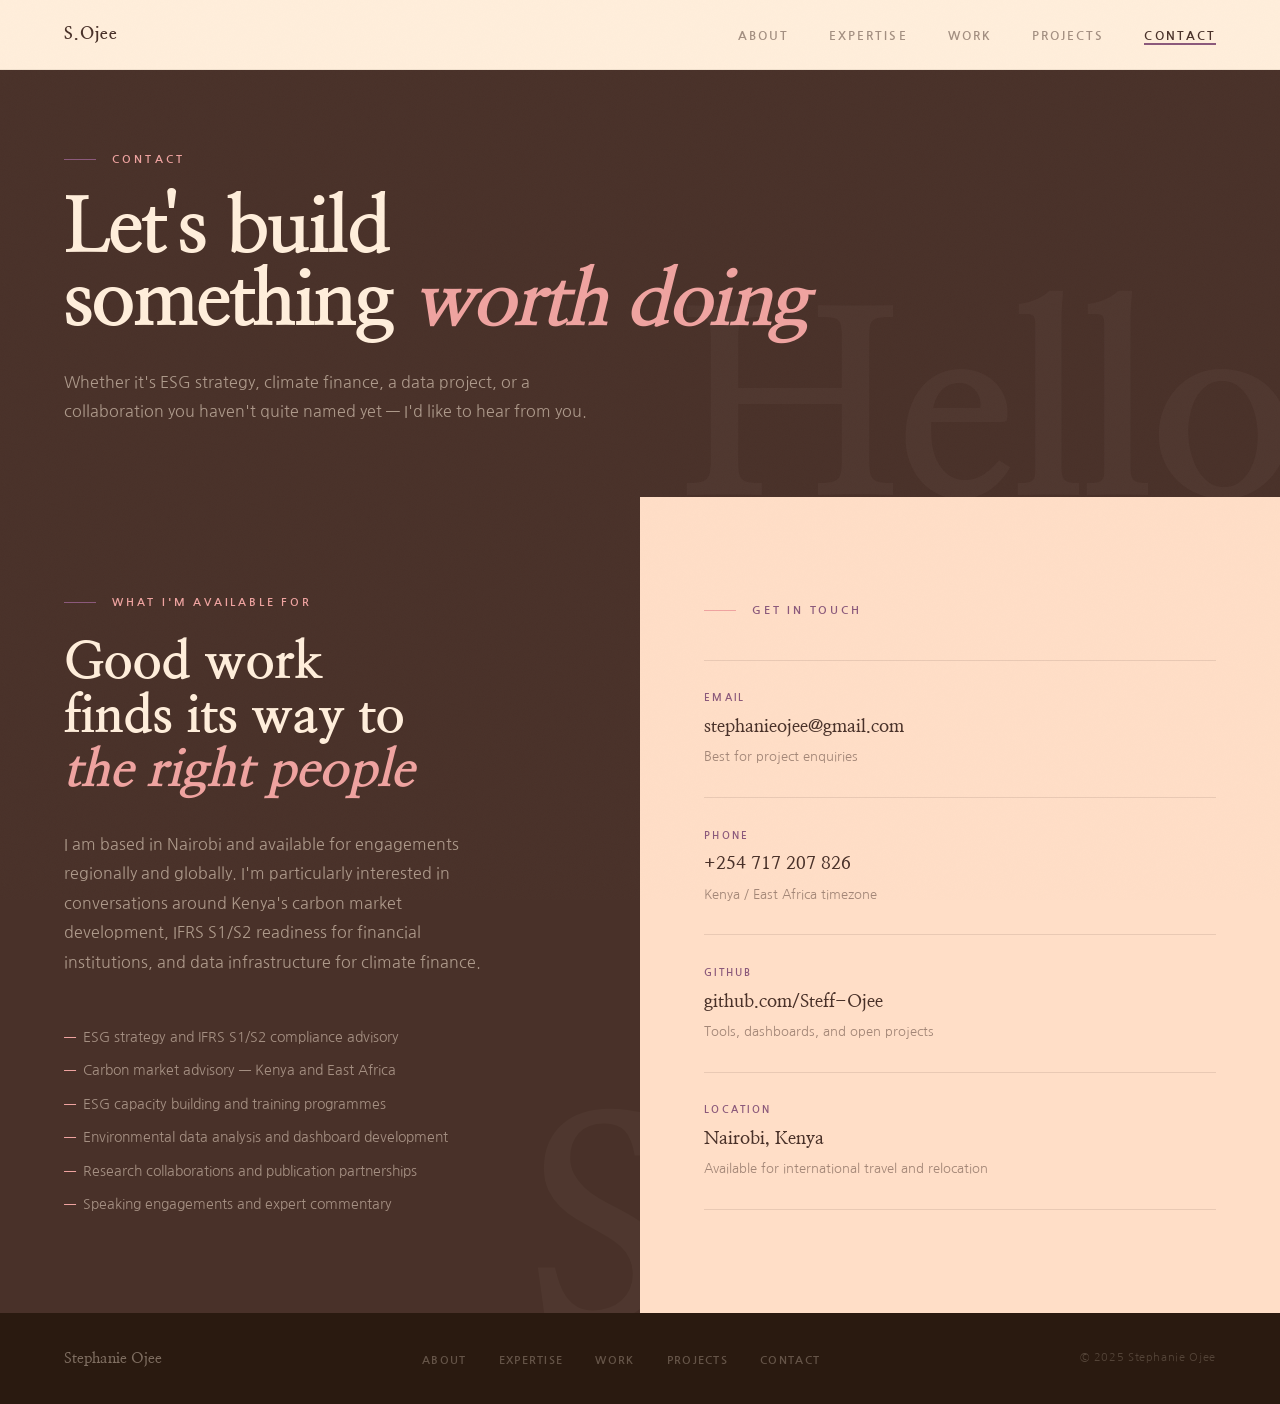
<file: contact.html>
<!DOCTYPE html>
<html lang="en">
<head>
  <meta charset="UTF-8"/>
  <meta name="viewport" content="width=device-width, initial-scale=1.0"/>
  <title>Contact — Stephanie Ojee</title>
  <style>
/* ── SHARED ── */
/* ═══════════════════════════════════════════════
   STEPHANIE OJEE — Shared Stylesheet
   ═══════════════════════════════════════════════ */

@import url('https://fonts.googleapis.com/css2?family=Nanum+Myeongjo:wght@400;700;800&family=Nanum+Gothic:wght@400;700;800&display=swap');

:root {
  --cream:  #ffeedb;
  --peach:  #ffdec7;
  --rose:   #efa3a0;
  --plum:   #8b597b;
  --earth:  #493129;
  --ink:    #2a1a10;
  --font-serif: 'Nanum Myeongjo', Georgia, serif;
  --font-sans:  'Nanum Gothic', sans-serif;
  --nav-h: 70px;
  --max-w: 1160px;
  --gutter: 4rem;
}

*, *::before, *::after { box-sizing: border-box; margin: 0; padding: 0; }
html { scroll-behavior: smooth; }

body {
  background: var(--cream);
  color: var(--earth);
  font-family: var(--font-sans);
  font-size: 16px;
  line-height: 1.7;
  overflow-x: hidden;
  padding-top: var(--nav-h);
}

img { display: block; max-width: 100%; }
a { color: inherit; text-decoration: none; }

::-webkit-scrollbar { width: 5px; }
::-webkit-scrollbar-track { background: var(--cream); }
::-webkit-scrollbar-thumb { background: var(--plum); border-radius: 3px; }

body::before {
  content: '';
  position: fixed; inset: 0;
  pointer-events: none; z-index: 9999;
  opacity: 0.02;
  background-image: url("data:image/svg+xml,%3Csvg viewBox='0 0 256 256' xmlns='http://www.w3.org/2000/svg'%3E%3Cfilter id='n'%3E%3CfeTurbulence type='fractalNoise' baseFrequency='0.9' numOctaves='4' stitchTiles='stitch'/%3E%3C/filter%3E%3Crect width='100%25' height='100%25' filter='url(%23n)'/%3E%3C/svg%3E");
  background-size: 200px 200px;
}

/* ─── NAV ──────────────────────────── */
nav {
  position: fixed;
  top: 0; left: 0; right: 0;
  height: var(--nav-h);
  z-index: 100;
  display: flex;
  justify-content: space-between;
  align-items: center;
  padding: 0 var(--gutter);
  background: rgba(255,238,219,0.93);
  backdrop-filter: blur(14px);
  border-bottom: 1px solid rgba(73,49,41,0.08);
}

.nav-logo {
  font-family: var(--font-serif);
  font-size: 1.05rem;
  font-weight: 800;
  letter-spacing: 0.05em;
  color: var(--earth);
}

.nav-links {
  display: flex;
  gap: 2.5rem;
  list-style: none;
}

.nav-links a {
  font-family: var(--font-sans);
  font-size: 0.72rem;
  font-weight: 700;
  letter-spacing: 0.18em;
  text-transform: uppercase;
  color: var(--earth);
  opacity: 0.5;
  transition: opacity 0.2s;
  position: relative;
  padding-bottom: 3px;
}

.nav-links a::after {
  content: '';
  position: absolute;
  bottom: 0; left: 0;
  width: 0; height: 1.5px;
  background: var(--plum);
  transition: width 0.3s ease;
}

.nav-links a:hover { opacity: 1; }
.nav-links a:hover::after { width: 100%; }
.nav-links a.active { opacity: 1; }
.nav-links a.active::after { width: 100%; }

.nav-toggle {
  display: none;
  flex-direction: column;
  gap: 5px;
  cursor: pointer;
  background: none;
  border: none;
  padding: 4px;
}
.nav-toggle span { display: block; width: 22px; height: 2px; background: var(--earth); }

/* ─── PAGE HERO ─────────────────────── */
.page-hero {
  background: var(--earth);
  padding: 5rem var(--gutter) 4.5rem;
  position: relative;
  overflow: hidden;
}

.page-hero-bg {
  position: absolute;
  right: -1rem; bottom: -3rem;
  font-family: var(--font-serif);
  font-size: clamp(10rem, 20vw, 22rem);
  font-weight: 800;
  color: rgba(255,238,219,0.035);
  line-height: 1;
  user-select: none;
  pointer-events: none;
  white-space: nowrap;
}

.page-label {
  font-family: var(--font-sans);
  font-size: 0.7rem;
  font-weight: 700;
  letter-spacing: 0.28em;
  text-transform: uppercase;
  color: var(--rose);
  display: flex;
  align-items: center;
  gap: 1rem;
  margin-bottom: 1.5rem;
}

.page-label::before {
  content: '';
  display: block;
  width: 2rem; height: 1px;
  background: var(--plum);
}

.page-title {
  font-family: var(--font-serif);
  font-size: clamp(2.8rem, 6vw, 5.5rem);
  font-weight: 800;
  line-height: 0.95;
  color: var(--cream);
  letter-spacing: -0.02em;
}

.page-title em { font-style: italic; color: var(--rose); }

.page-subtitle {
  max-width: 540px;
  margin-top: 1.8rem;
  font-size: 1rem;
  line-height: 1.8;
  color: rgba(255,238,219,0.55);
}

/* ─── SECTION LABEL ─────────────────── */
.section-label {
  font-family: var(--font-sans);
  font-size: 0.7rem;
  font-weight: 700;
  letter-spacing: 0.25em;
  text-transform: uppercase;
  color: var(--plum);
  display: flex;
  align-items: center;
  gap: 1rem;
  margin-bottom: 1.5rem;
}

.section-label::before {
  content: '';
  display: block;
  width: 2rem; height: 1px;
  background: var(--rose);
}

.section-label.light { color: var(--rose); }
.section-label.light::before { background: var(--plum); }

/* ─── BUTTONS ───────────────────────── */
.btn-primary {
  display: inline-block;
  background: var(--earth);
  color: var(--cream);
  font-family: var(--font-sans);
  font-size: 0.75rem;
  font-weight: 700;
  letter-spacing: 0.15em;
  text-transform: uppercase;
  padding: 0.85rem 2rem;
  border: 2px solid var(--earth);
  transition: background 0.25s, color 0.25s;
}
.btn-primary:hover { background: transparent; color: var(--earth); }

.link-arrow {
  display: inline-flex;
  align-items: center;
  gap: 0.4rem;
  font-size: 0.75rem;
  font-weight: 700;
  letter-spacing: 0.1em;
  text-transform: uppercase;
  color: var(--rose);
  transition: gap 0.2s, color 0.2s;
}
.link-arrow:hover { gap: 0.7rem; color: var(--cream); }

/* ─── TAGS ──────────────────────────── */
.tag {
  display: inline-block;
  font-size: 0.63rem;
  font-weight: 700;
  letter-spacing: 0.1em;
  text-transform: uppercase;
  padding: 0.22rem 0.65rem;
  border-radius: 2px;
}
.tag-dark  { background: rgba(73,49,41,0.1);  color: var(--earth); }
.tag-plum  { background: var(--plum);          color: var(--cream); }
.tag-rose  { background: var(--rose);          color: var(--earth); }
.tag-light { background: rgba(255,238,219,0.12); color: var(--peach); }
.tag-peach { background: var(--peach);         color: var(--earth); }

/* ─── FOOTER ────────────────────────── */
footer {
  background: var(--ink);
  padding: 2rem var(--gutter);
  display: flex;
  justify-content: space-between;
  align-items: center;
  flex-wrap: wrap;
  gap: 1rem;
}
.footer-name {
  font-family: var(--font-serif);
  font-size: 0.95rem;
  font-weight: 700;
  color: rgba(255,238,219,0.4);
}
.footer-nav {
  display: flex;
  gap: 2rem;
  list-style: none;
}
.footer-nav a {
  font-size: 0.68rem;
  font-weight: 700;
  letter-spacing: 0.12em;
  text-transform: uppercase;
  color: rgba(255,238,219,0.28);
  transition: color 0.2s;
}
.footer-nav a:hover { color: var(--rose); }
.footer-copy {
  font-size: 0.68rem;
  color: rgba(255,238,219,0.2);
  letter-spacing: 0.06em;
}

/* ─── RESPONSIVE ────────────────────── */
@media (max-width: 900px)  { :root { --gutter: 2.5rem; } }
@media (max-width: 768px) {
  :root { --gutter: 1.5rem; }
  .nav-links {
    display: none;
    flex-direction: column;
    gap: 1.5rem;
    position: absolute;
    top: var(--nav-h); left: 0; right: 0;
    background: var(--cream);
    padding: 2rem var(--gutter);
    border-top: 1px solid rgba(73,49,41,0.1);
    box-shadow: 0 8px 24px rgba(73,49,41,0.1);
  }
  .nav-links.open { display: flex; }
  .nav-toggle { display: flex; }
  .footer-nav { display: none; }
  footer { justify-content: center; text-align: center; }
}

/* ── PAGE ── */

/* ── SHARED ── */
/* ═══════════════════════════════════════════════
   STEPHANIE OJEE — Shared Stylesheet
   ═══════════════════════════════════════════════ */

@import url('https://fonts.googleapis.com/css2?family=Nanum+Myeongjo:wght@400;700;800&family=Nanum+Gothic:wght@400;700;800&display=swap');

:root {
  --cream:  #ffeedb;
  --peach:  #ffdec7;
  --rose:   #efa3a0;
  --plum:   #8b597b;
  --earth:  #493129;
  --ink:    #2a1a10;
  --font-serif: 'Nanum Myeongjo', Georgia, serif;
  --font-sans:  'Nanum Gothic', sans-serif;
  --nav-h: 70px;
  --max-w: 1160px;
  --gutter: 4rem;
}

*, *::before, *::after { box-sizing: border-box; margin: 0; padding: 0; }
html { scroll-behavior: smooth; }

body {
  background: var(--cream);
  color: var(--earth);
  font-family: var(--font-sans);
  font-size: 16px;
  line-height: 1.7;
  overflow-x: hidden;
  padding-top: var(--nav-h);
}

img { display: block; max-width: 100%; }
a { color: inherit; text-decoration: none; }

::-webkit-scrollbar { width: 5px; }
::-webkit-scrollbar-track { background: var(--cream); }
::-webkit-scrollbar-thumb { background: var(--plum); border-radius: 3px; }

body::before {
  content: '';
  position: fixed; inset: 0;
  pointer-events: none; z-index: 9999;
  opacity: 0.02;
  background-image: url("data:image/svg+xml,%3Csvg viewBox='0 0 256 256' xmlns='http://www.w3.org/2000/svg'%3E%3Cfilter id='n'%3E%3CfeTurbulence type='fractalNoise' baseFrequency='0.9' numOctaves='4' stitchTiles='stitch'/%3E%3C/filter%3E%3Crect width='100%25' height='100%25' filter='url(%23n)'/%3E%3C/svg%3E");
  background-size: 200px 200px;
}

/* ─── NAV ──────────────────────────── */
nav {
  position: fixed;
  top: 0; left: 0; right: 0;
  height: var(--nav-h);
  z-index: 100;
  display: flex;
  justify-content: space-between;
  align-items: center;
  padding: 0 var(--gutter);
  background: rgba(255,238,219,0.93);
  backdrop-filter: blur(14px);
  border-bottom: 1px solid rgba(73,49,41,0.08);
}

.nav-logo {
  font-family: var(--font-serif);
  font-size: 1.05rem;
  font-weight: 800;
  letter-spacing: 0.05em;
  color: var(--earth);
}

.nav-links {
  display: flex;
  gap: 2.5rem;
  list-style: none;
}

.nav-links a {
  font-family: var(--font-sans);
  font-size: 0.72rem;
  font-weight: 700;
  letter-spacing: 0.18em;
  text-transform: uppercase;
  color: var(--earth);
  opacity: 0.5;
  transition: opacity 0.2s;
  position: relative;
  padding-bottom: 3px;
}

.nav-links a::after {
  content: '';
  position: absolute;
  bottom: 0; left: 0;
  width: 0; height: 1.5px;
  background: var(--plum);
  transition: width 0.3s ease;
}

.nav-links a:hover { opacity: 1; }
.nav-links a:hover::after { width: 100%; }
.nav-links a.active { opacity: 1; }
.nav-links a.active::after { width: 100%; }

.nav-toggle {
  display: none;
  flex-direction: column;
  gap: 5px;
  cursor: pointer;
  background: none;
  border: none;
  padding: 4px;
}
.nav-toggle span { display: block; width: 22px; height: 2px; background: var(--earth); }

/* ─── PAGE HERO ─────────────────────── */
.page-hero {
  background: var(--earth);
  padding: 5rem var(--gutter) 4.5rem;
  position: relative;
  overflow: hidden;
}

.page-hero-bg {
  position: absolute;
  right: -1rem; bottom: -3rem;
  font-family: var(--font-serif);
  font-size: clamp(10rem, 20vw, 22rem);
  font-weight: 800;
  color: rgba(255,238,219,0.035);
  line-height: 1;
  user-select: none;
  pointer-events: none;
  white-space: nowrap;
}

.page-label {
  font-family: var(--font-sans);
  font-size: 0.7rem;
  font-weight: 700;
  letter-spacing: 0.28em;
  text-transform: uppercase;
  color: var(--rose);
  display: flex;
  align-items: center;
  gap: 1rem;
  margin-bottom: 1.5rem;
}

.page-label::before {
  content: '';
  display: block;
  width: 2rem; height: 1px;
  background: var(--plum);
}

.page-title {
  font-family: var(--font-serif);
  font-size: clamp(2.8rem, 6vw, 5.5rem);
  font-weight: 800;
  line-height: 0.95;
  color: var(--cream);
  letter-spacing: -0.02em;
}

.page-title em { font-style: italic; color: var(--rose); }

.page-subtitle {
  max-width: 540px;
  margin-top: 1.8rem;
  font-size: 1rem;
  line-height: 1.8;
  color: rgba(255,238,219,0.55);
}

/* ─── SECTION LABEL ─────────────────── */
.section-label {
  font-family: var(--font-sans);
  font-size: 0.7rem;
  font-weight: 700;
  letter-spacing: 0.25em;
  text-transform: uppercase;
  color: var(--plum);
  display: flex;
  align-items: center;
  gap: 1rem;
  margin-bottom: 1.5rem;
}

.section-label::before {
  content: '';
  display: block;
  width: 2rem; height: 1px;
  background: var(--rose);
}

.section-label.light { color: var(--rose); }
.section-label.light::before { background: var(--plum); }

/* ─── BUTTONS ───────────────────────── */
.btn-primary {
  display: inline-block;
  background: var(--earth);
  color: var(--cream);
  font-family: var(--font-sans);
  font-size: 0.75rem;
  font-weight: 700;
  letter-spacing: 0.15em;
  text-transform: uppercase;
  padding: 0.85rem 2rem;
  border: 2px solid var(--earth);
  transition: background 0.25s, color 0.25s;
}
.btn-primary:hover { background: transparent; color: var(--earth); }

.link-arrow {
  display: inline-flex;
  align-items: center;
  gap: 0.4rem;
  font-size: 0.75rem;
  font-weight: 700;
  letter-spacing: 0.1em;
  text-transform: uppercase;
  color: var(--rose);
  transition: gap 0.2s, color 0.2s;
}
.link-arrow:hover { gap: 0.7rem; color: var(--cream); }

/* ─── TAGS ──────────────────────────── */
.tag {
  display: inline-block;
  font-size: 0.63rem;
  font-weight: 700;
  letter-spacing: 0.1em;
  text-transform: uppercase;
  padding: 0.22rem 0.65rem;
  border-radius: 2px;
}
.tag-dark  { background: rgba(73,49,41,0.1);  color: var(--earth); }
.tag-plum  { background: var(--plum);          color: var(--cream); }
.tag-rose  { background: var(--rose);          color: var(--earth); }
.tag-light { background: rgba(255,238,219,0.12); color: var(--peach); }
.tag-peach { background: var(--peach);         color: var(--earth); }

/* ─── FOOTER ────────────────────────── */
footer {
  background: var(--ink);
  padding: 2rem var(--gutter);
  display: flex;
  justify-content: space-between;
  align-items: center;
  flex-wrap: wrap;
  gap: 1rem;
}
.footer-name {
  font-family: var(--font-serif);
  font-size: 0.95rem;
  font-weight: 700;
  color: rgba(255,238,219,0.4);
}
.footer-nav {
  display: flex;
  gap: 2rem;
  list-style: none;
}
.footer-nav a {
  font-size: 0.68rem;
  font-weight: 700;
  letter-spacing: 0.12em;
  text-transform: uppercase;
  color: rgba(255,238,219,0.28);
  transition: color 0.2s;
}
.footer-nav a:hover { color: var(--rose); }
.footer-copy {
  font-size: 0.68rem;
  color: rgba(255,238,219,0.2);
  letter-spacing: 0.06em;
}

/* ─── RESPONSIVE ────────────────────── */
@media (max-width: 900px)  { :root { --gutter: 2.5rem; } }
@media (max-width: 768px) {
  :root { --gutter: 1.5rem; }
  .nav-links {
    display: none;
    flex-direction: column;
    gap: 1.5rem;
    position: absolute;
    top: var(--nav-h); left: 0; right: 0;
    background: var(--cream);
    padding: 2rem var(--gutter);
    border-top: 1px solid rgba(73,49,41,0.1);
    box-shadow: 0 8px 24px rgba(73,49,41,0.1);
  }
  .nav-links.open { display: flex; }
  .nav-toggle { display: flex; }
  .footer-nav { display: none; }
  footer { justify-content: center; text-align: center; }
}

/* ── PAGE ── */

    .contact-body {
      display: grid;
      grid-template-columns: 1fr 1fr;
      min-height: calc(70vh - var(--nav-h));
    }

    .contact-left {
      background: var(--earth);
      padding: 6rem var(--gutter);
      position: relative;
      overflow: hidden;
    }

    .contact-left-deco {
      position: absolute;
      bottom: -4rem; right: -2rem;
      font-family: var(--font-serif);
      font-size: 22vw;
      font-weight: 800;
      color: rgba(255,238,219,0.03);
      line-height: 1;
      user-select: none;
      pointer-events: none;
    }

    .contact-headline {
      font-family: var(--font-serif);
      font-size: clamp(2rem, 4vw, 4rem);
      font-weight: 800;
      color: var(--cream);
      line-height: 1.05;
      margin-bottom: 2rem;
    }

    .contact-headline em { font-style: italic; color: var(--rose); }

    .contact-blurb {
      font-size: 1rem;
      line-height: 1.85;
      color: rgba(255,238,219,0.55);
      max-width: 440px;
      margin-bottom: 3rem;
    }

    .context-list {
      list-style: none;
      display: flex;
      flex-direction: column;
      gap: 0.6rem;
    }

    .context-list li {
      font-size: 0.88rem;
      color: rgba(255,238,219,0.5);
      padding-left: 1.2rem;
      position: relative;
    }

    .context-list li::before {
      content: '—';
      position: absolute;
      left: 0;
      color: var(--rose);
    }

    .contact-right {
      background: var(--peach);
      padding: 6rem var(--gutter);
      display: flex;
      flex-direction: column;
      justify-content: center;
    }

    .contact-links-list {
      display: flex;
      flex-direction: column;
      gap: 0;
      margin-top: 1rem;
    }

    .contact-link-item {
      display: flex;
      flex-direction: column;
      gap: 0.25rem;
      padding: 1.8rem 0;
      border-bottom: 1px solid rgba(73,49,41,0.12);
    }

    .contact-link-item:first-child { border-top: 1px solid rgba(73,49,41,0.12); }

    .contact-link-type {
      font-size: 0.65rem;
      font-weight: 700;
      letter-spacing: 0.22em;
      text-transform: uppercase;
      color: var(--plum);
    }

    .contact-link-value {
      font-family: var(--font-serif);
      font-size: 1.15rem;
      font-weight: 700;
      color: var(--earth);
      transition: color 0.2s;
    }

    .contact-link-value:hover { color: var(--plum); }

    .contact-link-sub {
      font-size: 0.8rem;
      color: var(--earth);
      opacity: 0.5;
    }

    @media (max-width: 768px) {
      .contact-body { grid-template-columns: 1fr; }
      .contact-left-deco { display: none; }
    }
  </style>
</head>
<body>

<nav id="nav">
  <a href="index.html" class="nav-logo">S.Ojee</a>
  <button class="nav-toggle" aria-label="Toggle navigation" onclick="document.querySelector('.nav-links').classList.toggle('open')">
    <span></span><span></span><span></span>
  </button>
  <ul class="nav-links">
    <li><a href="about.html">About</a></li>
    <li><a href="expertise.html">Expertise</a></li>
    <li><a href="work.html">Work</a></li>
    <li><a href="projects.html">Projects</a></li>
    <li><a href="contact.html" class="active">Contact</a></li>
  </ul>
</nav>

<main>
  <div class="page-hero">
    <div class="page-hero-bg" aria-hidden="true">Hello</div>
    <p class="page-label">Contact</p>
    <h1 class="page-title">Let's build<br>something <em>worth doing</em></h1>
    <p class="page-subtitle">
      Whether it's ESG strategy, climate finance, a data project, or a collaboration
      you haven't quite named yet — I'd like to hear from you.
    </p>
  </div>

  <div class="contact-body">
    <div class="contact-left">
      <div class="contact-left-deco" aria-hidden="true">S</div>
      <p class="section-label light">What I'm available for</p>
      <h2 class="contact-headline">Good work<br>finds its way to<br><em>the right people</em></h2>
      <p class="contact-blurb">
        I am based in Nairobi and available for engagements regionally and globally.
        I'm particularly interested in conversations around Kenya's carbon market
        development, IFRS S1/S2 readiness for financial institutions, and data
        infrastructure for climate finance.
      </p>
      <ul class="context-list">
        <li>ESG strategy and IFRS S1/S2 compliance advisory</li>
        <li>Carbon market advisory — Kenya and East Africa</li>
        <li>ESG capacity building and training programmes</li>
        <li>Environmental data analysis and dashboard development</li>
        <li>Research collaborations and publication partnerships</li>
        <li>Speaking engagements and expert commentary</li>
      </ul>
    </div>

    <div class="contact-right">
      <p class="section-label">Get in Touch</p>
      <div class="contact-links-list">
        <div class="contact-link-item">
          <span class="contact-link-type">Email</span>
          <a href="mailto:stephanieojee@gmail.com" class="contact-link-value">stephanieojee@gmail.com</a>
          <span class="contact-link-sub">Best for project enquiries</span>
        </div>
        <div class="contact-link-item">
          <span class="contact-link-type">Phone</span>
          <a href="tel:+254717207826" class="contact-link-value">+254 717 207 826</a>
          <span class="contact-link-sub">Kenya / East Africa timezone</span>
        </div>
        <div class="contact-link-item">
          <span class="contact-link-type">GitHub</span>
          <a href="https://github.com/Steff-Ojee" target="_blank" class="contact-link-value">github.com/Steff-Ojee</a>
          <span class="contact-link-sub">Tools, dashboards, and open projects</span>
        </div>
        <div class="contact-link-item">
          <span class="contact-link-type">Location</span>
          <span class="contact-link-value" style="cursor:default">Nairobi, Kenya</span>
          <span class="contact-link-sub">Available for international travel and relocation</span>
        </div>
      </div>
    </div>
  </div>
</main>

<footer>
  <span class="footer-name">Stephanie Ojee</span>
  <ul class="footer-nav">
    <li><a href="about.html">About</a></li>
    <li><a href="expertise.html">Expertise</a></li>
    <li><a href="work.html">Work</a></li>
    <li><a href="projects.html">Projects</a></li>
    <li><a href="contact.html">Contact</a></li>
  </ul>
  <span class="footer-copy">© 2025 Stephanie Ojee</span>
</footer>

<script>
  const nav = document.getElementById('nav');
  window.addEventListener('scroll', () => {
    nav.style.boxShadow = window.scrollY > 20 ? '0 2px 20px rgba(73,49,41,0.07)' : 'none';
  });
  document.querySelectorAll('.nav-links a').forEach(a => {
    a.addEventListener('click', () => document.querySelector('.nav-links').classList.remove('open'));
  });
</script>
</body>
</html>
</file>
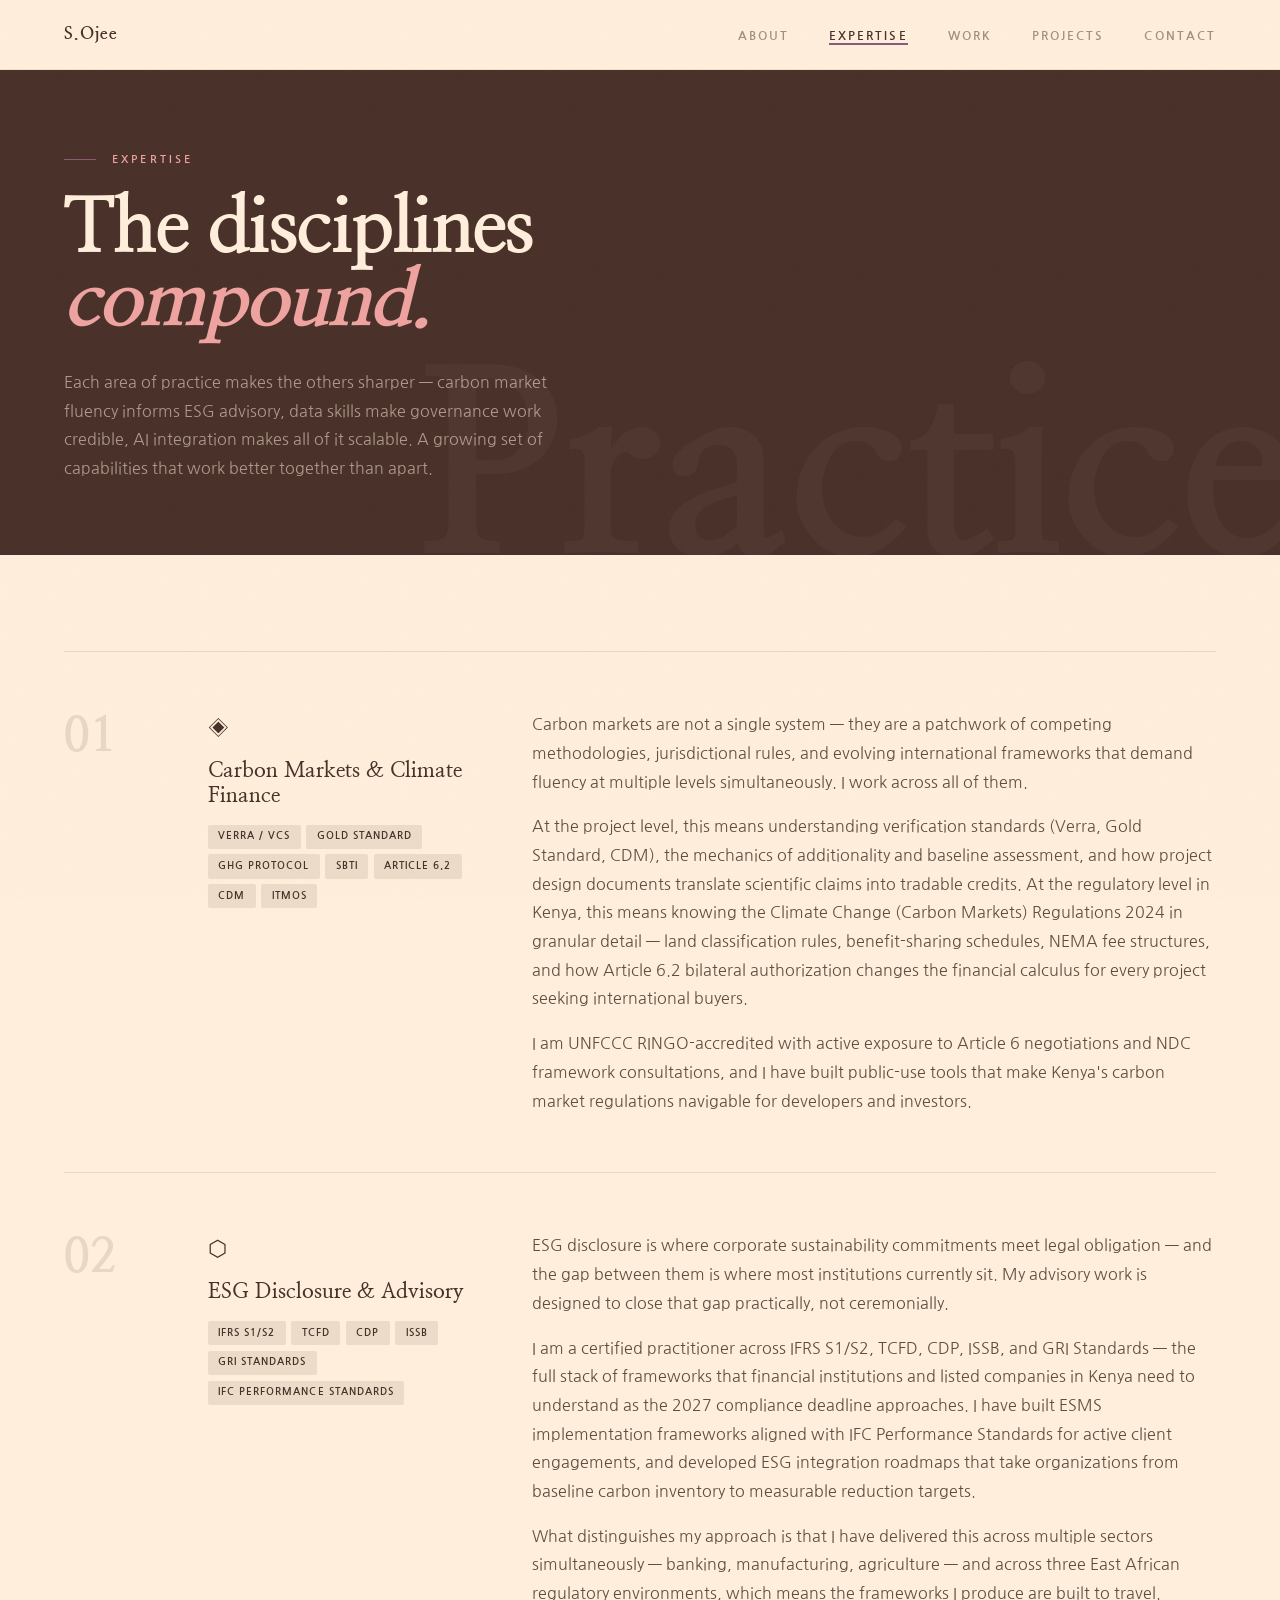
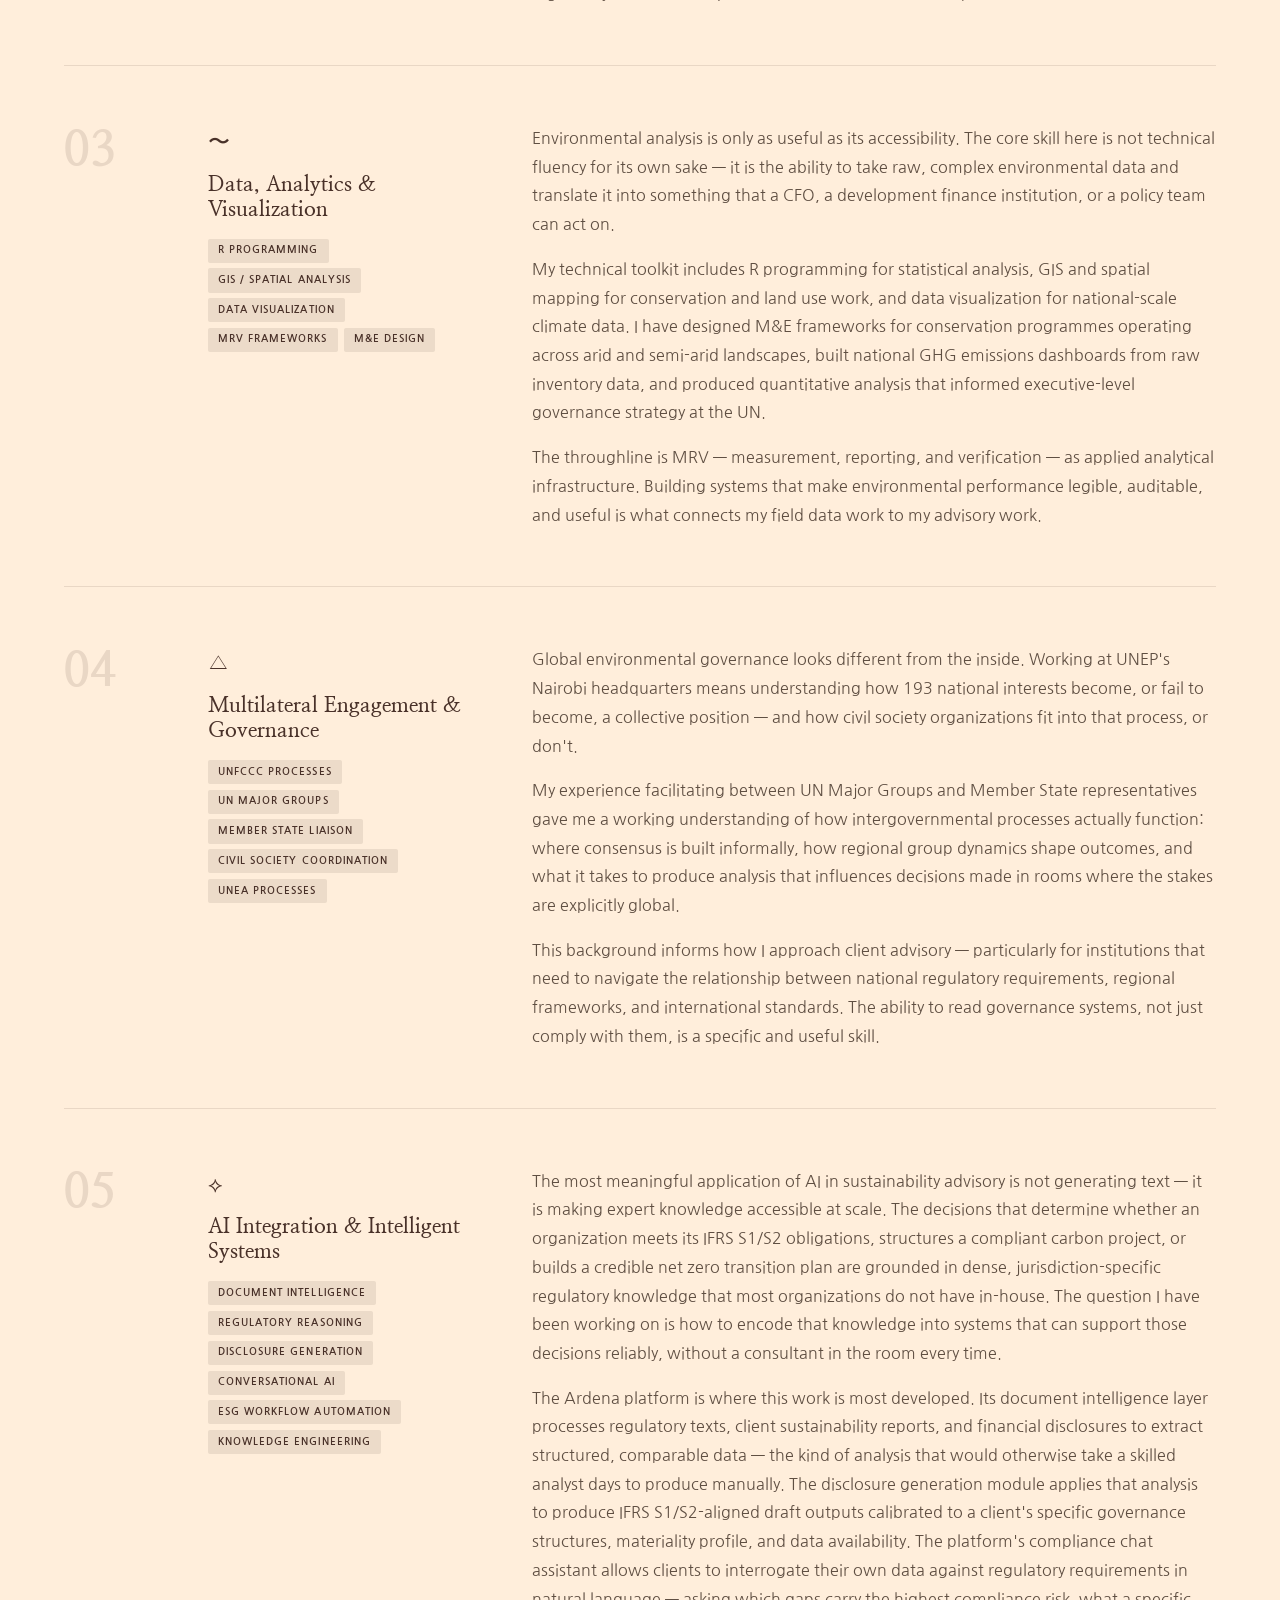
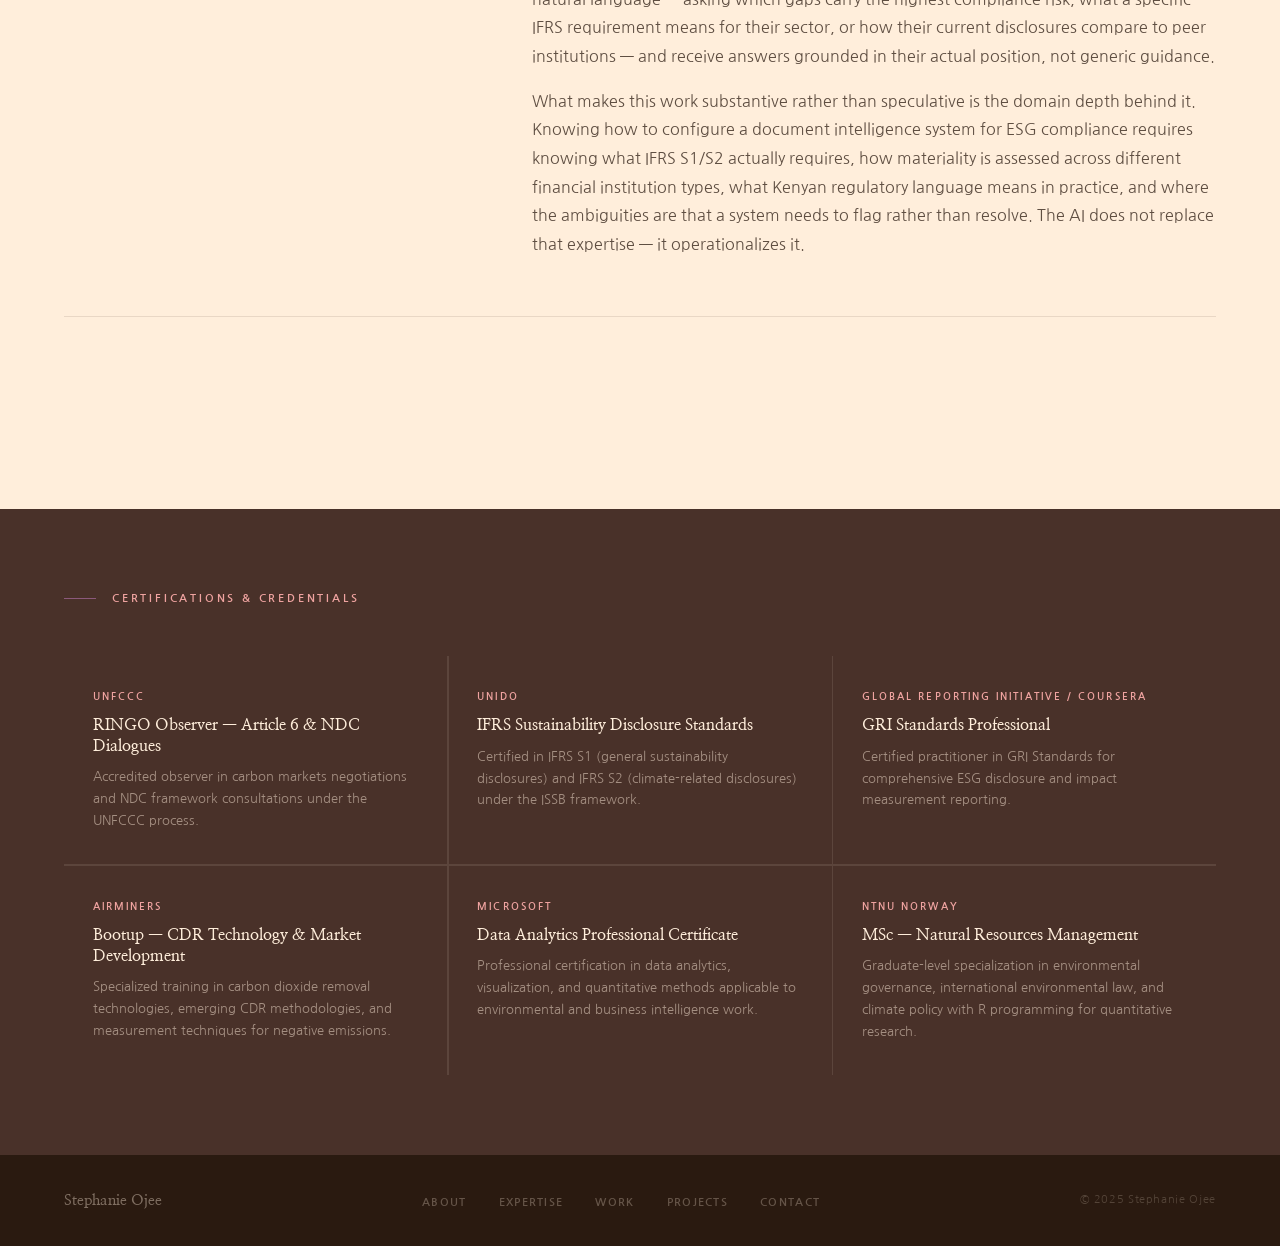
<file: expertise.html>
<!DOCTYPE html>
<html lang="en">
<head>
  <meta charset="UTF-8"/>
  <meta name="viewport" content="width=device-width, initial-scale=1.0"/>
  <title>Expertise — Stephanie Ojee</title>
  <style>
/* ── SHARED ── */
/* ═══════════════════════════════════════════════
   STEPHANIE OJEE — Shared Stylesheet
   ═══════════════════════════════════════════════ */

@import url('https://fonts.googleapis.com/css2?family=Nanum+Myeongjo:wght@400;700;800&family=Nanum+Gothic:wght@400;700;800&display=swap');

:root {
  --cream:  #ffeedb;
  --peach:  #ffdec7;
  --rose:   #efa3a0;
  --plum:   #8b597b;
  --earth:  #493129;
  --ink:    #2a1a10;
  --font-serif: 'Nanum Myeongjo', Georgia, serif;
  --font-sans:  'Nanum Gothic', sans-serif;
  --nav-h: 70px;
  --max-w: 1160px;
  --gutter: 4rem;
}

*, *::before, *::after { box-sizing: border-box; margin: 0; padding: 0; }
html { scroll-behavior: smooth; }

body {
  background: var(--cream);
  color: var(--earth);
  font-family: var(--font-sans);
  font-size: 16px;
  line-height: 1.7;
  overflow-x: hidden;
  padding-top: var(--nav-h);
}

img { display: block; max-width: 100%; }
a { color: inherit; text-decoration: none; }

::-webkit-scrollbar { width: 5px; }
::-webkit-scrollbar-track { background: var(--cream); }
::-webkit-scrollbar-thumb { background: var(--plum); border-radius: 3px; }

body::before {
  content: '';
  position: fixed; inset: 0;
  pointer-events: none; z-index: 9999;
  opacity: 0.02;
  background-image: url("data:image/svg+xml,%3Csvg viewBox='0 0 256 256' xmlns='http://www.w3.org/2000/svg'%3E%3Cfilter id='n'%3E%3CfeTurbulence type='fractalNoise' baseFrequency='0.9' numOctaves='4' stitchTiles='stitch'/%3E%3C/filter%3E%3Crect width='100%25' height='100%25' filter='url(%23n)'/%3E%3C/svg%3E");
  background-size: 200px 200px;
}

/* ─── NAV ──────────────────────────── */
nav {
  position: fixed;
  top: 0; left: 0; right: 0;
  height: var(--nav-h);
  z-index: 100;
  display: flex;
  justify-content: space-between;
  align-items: center;
  padding: 0 var(--gutter);
  background: rgba(255,238,219,0.93);
  backdrop-filter: blur(14px);
  border-bottom: 1px solid rgba(73,49,41,0.08);
}

.nav-logo {
  font-family: var(--font-serif);
  font-size: 1.05rem;
  font-weight: 800;
  letter-spacing: 0.05em;
  color: var(--earth);
}

.nav-links {
  display: flex;
  gap: 2.5rem;
  list-style: none;
}

.nav-links a {
  font-family: var(--font-sans);
  font-size: 0.72rem;
  font-weight: 700;
  letter-spacing: 0.18em;
  text-transform: uppercase;
  color: var(--earth);
  opacity: 0.5;
  transition: opacity 0.2s;
  position: relative;
  padding-bottom: 3px;
}

.nav-links a::after {
  content: '';
  position: absolute;
  bottom: 0; left: 0;
  width: 0; height: 1.5px;
  background: var(--plum);
  transition: width 0.3s ease;
}

.nav-links a:hover { opacity: 1; }
.nav-links a:hover::after { width: 100%; }
.nav-links a.active { opacity: 1; }
.nav-links a.active::after { width: 100%; }

.nav-toggle {
  display: none;
  flex-direction: column;
  gap: 5px;
  cursor: pointer;
  background: none;
  border: none;
  padding: 4px;
}
.nav-toggle span { display: block; width: 22px; height: 2px; background: var(--earth); }

/* ─── PAGE HERO ─────────────────────── */
.page-hero {
  background: var(--earth);
  padding: 5rem var(--gutter) 4.5rem;
  position: relative;
  overflow: hidden;
}

.page-hero-bg {
  position: absolute;
  right: -1rem; bottom: -3rem;
  font-family: var(--font-serif);
  font-size: clamp(10rem, 20vw, 22rem);
  font-weight: 800;
  color: rgba(255,238,219,0.035);
  line-height: 1;
  user-select: none;
  pointer-events: none;
  white-space: nowrap;
}

.page-label {
  font-family: var(--font-sans);
  font-size: 0.7rem;
  font-weight: 700;
  letter-spacing: 0.28em;
  text-transform: uppercase;
  color: var(--rose);
  display: flex;
  align-items: center;
  gap: 1rem;
  margin-bottom: 1.5rem;
}

.page-label::before {
  content: '';
  display: block;
  width: 2rem; height: 1px;
  background: var(--plum);
}

.page-title {
  font-family: var(--font-serif);
  font-size: clamp(2.8rem, 6vw, 5.5rem);
  font-weight: 800;
  line-height: 0.95;
  color: var(--cream);
  letter-spacing: -0.02em;
}

.page-title em { font-style: italic; color: var(--rose); }

.page-subtitle {
  max-width: 540px;
  margin-top: 1.8rem;
  font-size: 1rem;
  line-height: 1.8;
  color: rgba(255,238,219,0.55);
}

/* ─── SECTION LABEL ─────────────────── */
.section-label {
  font-family: var(--font-sans);
  font-size: 0.7rem;
  font-weight: 700;
  letter-spacing: 0.25em;
  text-transform: uppercase;
  color: var(--plum);
  display: flex;
  align-items: center;
  gap: 1rem;
  margin-bottom: 1.5rem;
}

.section-label::before {
  content: '';
  display: block;
  width: 2rem; height: 1px;
  background: var(--rose);
}

.section-label.light { color: var(--rose); }
.section-label.light::before { background: var(--plum); }

/* ─── BUTTONS ───────────────────────── */
.btn-primary {
  display: inline-block;
  background: var(--earth);
  color: var(--cream);
  font-family: var(--font-sans);
  font-size: 0.75rem;
  font-weight: 700;
  letter-spacing: 0.15em;
  text-transform: uppercase;
  padding: 0.85rem 2rem;
  border: 2px solid var(--earth);
  transition: background 0.25s, color 0.25s;
}
.btn-primary:hover { background: transparent; color: var(--earth); }

.link-arrow {
  display: inline-flex;
  align-items: center;
  gap: 0.4rem;
  font-size: 0.75rem;
  font-weight: 700;
  letter-spacing: 0.1em;
  text-transform: uppercase;
  color: var(--rose);
  transition: gap 0.2s, color 0.2s;
}
.link-arrow:hover { gap: 0.7rem; color: var(--cream); }

/* ─── TAGS ──────────────────────────── */
.tag {
  display: inline-block;
  font-size: 0.63rem;
  font-weight: 700;
  letter-spacing: 0.1em;
  text-transform: uppercase;
  padding: 0.22rem 0.65rem;
  border-radius: 2px;
}
.tag-dark  { background: rgba(73,49,41,0.1);  color: var(--earth); }
.tag-plum  { background: var(--plum);          color: var(--cream); }
.tag-rose  { background: var(--rose);          color: var(--earth); }
.tag-light { background: rgba(255,238,219,0.12); color: var(--peach); }
.tag-peach { background: var(--peach);         color: var(--earth); }

/* ─── FOOTER ────────────────────────── */
footer {
  background: var(--ink);
  padding: 2rem var(--gutter);
  display: flex;
  justify-content: space-between;
  align-items: center;
  flex-wrap: wrap;
  gap: 1rem;
}
.footer-name {
  font-family: var(--font-serif);
  font-size: 0.95rem;
  font-weight: 700;
  color: rgba(255,238,219,0.4);
}
.footer-nav {
  display: flex;
  gap: 2rem;
  list-style: none;
}
.footer-nav a {
  font-size: 0.68rem;
  font-weight: 700;
  letter-spacing: 0.12em;
  text-transform: uppercase;
  color: rgba(255,238,219,0.28);
  transition: color 0.2s;
}
.footer-nav a:hover { color: var(--rose); }
.footer-copy {
  font-size: 0.68rem;
  color: rgba(255,238,219,0.2);
  letter-spacing: 0.06em;
}

/* ─── RESPONSIVE ────────────────────── */
@media (max-width: 900px)  { :root { --gutter: 2.5rem; } }
@media (max-width: 768px) {
  :root { --gutter: 1.5rem; }
  .nav-links {
    display: none;
    flex-direction: column;
    gap: 1.5rem;
    position: absolute;
    top: var(--nav-h); left: 0; right: 0;
    background: var(--cream);
    padding: 2rem var(--gutter);
    border-top: 1px solid rgba(73,49,41,0.1);
    box-shadow: 0 8px 24px rgba(73,49,41,0.1);
  }
  .nav-links.open { display: flex; }
  .nav-toggle { display: flex; }
  .footer-nav { display: none; }
  footer { justify-content: center; text-align: center; }
}

/* ── PAGE ── */

/* ── PAGE ── */

    .expertise-body {
      padding: 6rem var(--gutter);
    }

    /* Four main domains */
    .domains {
      display: flex;
      flex-direction: column;
      gap: 0;
      max-width: var(--max-w);
      margin-bottom: 6rem;
    }

    .domain-item {
      display: grid;
      grid-template-columns: 80px 260px 1fr;
      gap: 4rem;
      align-items: start;
      padding: 3.5rem 0;
      border-top: 1px solid rgba(73,49,41,0.12);
    }

    .domain-item:last-child { border-bottom: 1px solid rgba(73,49,41,0.12); }

    .domain-num {
      font-family: var(--font-serif);
      font-size: 3rem;
      font-weight: 800;
      line-height: 1;
      color: rgba(73,49,41,0.12);
      padding-top: 0.3rem;
    }

    .domain-left {}

    .domain-icon {
      font-size: 1.4rem;
      margin-bottom: 0.8rem;
    }

    .domain-title {
      font-family: var(--font-serif);
      font-size: 1.3rem;
      font-weight: 700;
      color: var(--earth);
      line-height: 1.2;
      margin-bottom: 0.8rem;
    }

    .domain-tags {
      display: flex;
      flex-wrap: wrap;
      gap: 0.35rem;
      margin-top: 1rem;
    }

    .domain-body {
      padding-top: 0.2rem;
    }

    .domain-body p {
      font-size: 0.97rem;
      line-height: 1.85;
      color: var(--ink);
      opacity: 0.75;
      margin-bottom: 1rem;
    }
    .domain-body p:last-child { margin-bottom: 0; }

    /* Certifications */
    .certs-section {
      background: var(--earth);
      padding: 5rem var(--gutter);
    }

    .certs-inner {
      max-width: var(--max-w);
    }

    .certs-grid {
      display: grid;
      grid-template-columns: repeat(3, 1fr);
      gap: 1.5px;
      background: rgba(255,238,219,0.1);
      margin-top: 3rem;
    }

    .cert-card {
      background: var(--earth);
      padding: 2rem 1.8rem;
      transition: background 0.3s;
    }
    .cert-card:hover { background: #5a3d2e; }

    .cert-issuer {
      font-size: 0.65rem;
      font-weight: 700;
      letter-spacing: 0.2em;
      text-transform: uppercase;
      color: var(--rose);
      margin-bottom: 0.6rem;
    }

    .cert-name {
      font-family: var(--font-serif);
      font-size: 1rem;
      font-weight: 700;
      color: var(--cream);
      line-height: 1.3;
    }

    .cert-desc {
      font-size: 0.83rem;
      line-height: 1.65;
      color: rgba(255,238,219,0.5);
      margin-top: 0.6rem;
    }

    @media (max-width: 960px) {
      .domain-item { grid-template-columns: 60px 1fr; gap: 2rem; }
      .domain-left { grid-column: 2; }
      .domain-body { grid-column: 2; }
      .certs-grid { grid-template-columns: repeat(2, 1fr); }
    }

    @media (max-width: 600px) {
      .domain-item { grid-template-columns: 1fr; gap: 1rem; }
      .domain-num { display: none; }
      .certs-grid { grid-template-columns: 1fr; }
    }
  </style>
</head>
<body>

<nav id="nav">
  <a href="index.html" class="nav-logo">S.Ojee</a>
  <button class="nav-toggle" aria-label="Toggle navigation" onclick="document.querySelector('.nav-links').classList.toggle('open')">
    <span></span><span></span><span></span>
  </button>
  <ul class="nav-links">
    <li><a href="about.html">About</a></li>
    <li><a href="expertise.html" class="active">Expertise</a></li>
    <li><a href="work.html">Work</a></li>
    <li><a href="projects.html">Projects</a></li>
    <li><a href="contact.html">Contact</a></li>
  </ul>
</nav>

<main>
  <div class="page-hero">
    <div class="page-hero-bg" aria-hidden="true">Practice</div>
    <p class="page-label">Expertise</p>
    <h1 class="page-title">The disciplines<br><em>compound.</em></h1>
    <p class="page-subtitle">
      Each area of practice makes the others sharper — carbon market fluency informs ESG advisory,
      data skills make governance work credible, AI integration makes all of it scalable.
      A growing set of capabilities that work better together than apart.
    </p>
  </div>

  <section class="expertise-body">
    <div class="domains">

      <div class="domain-item">
        <div class="domain-num">01</div>
        <div class="domain-left">
          <div class="domain-icon">◈</div>
          <h2 class="domain-title">Carbon Markets &amp; Climate Finance</h2>
          <div class="domain-tags">
            <span class="tag tag-dark">Verra / VCS</span>
            <span class="tag tag-dark">Gold Standard</span>
            <span class="tag tag-dark">GHG Protocol</span>
            <span class="tag tag-dark">SBTi</span>
            <span class="tag tag-dark">Article 6.2</span>
            <span class="tag tag-dark">CDM</span>
            <span class="tag tag-dark">ITMOs</span>
          </div>
        </div>
        <div class="domain-body">
          <p>
            Carbon markets are not a single system — they are a patchwork of competing
            methodologies, jurisdictional rules, and evolving international frameworks
            that demand fluency at multiple levels simultaneously. I work across all of them.
          </p>
          <p>
            At the project level, this means understanding verification standards (Verra, Gold
            Standard, CDM), the mechanics of additionality and baseline assessment, and how
            project design documents translate scientific claims into tradable credits.
            At the regulatory level in Kenya, this means knowing the Climate Change (Carbon
            Markets) Regulations 2024 in granular detail — land classification rules,
            benefit-sharing schedules, NEMA fee structures, and how Article 6.2 bilateral
            authorization changes the financial calculus for every project seeking
            international buyers.
          </p>
          <p>
            I am UNFCCC RINGO-accredited with active exposure to Article 6 negotiations
            and NDC framework consultations, and I have built public-use tools that make
            Kenya's carbon market regulations navigable for developers and investors.
          </p>
        </div>
      </div>

      <div class="domain-item">
        <div class="domain-num">02</div>
        <div class="domain-left">
          <div class="domain-icon">⬡</div>
          <h2 class="domain-title">ESG Disclosure &amp; Advisory</h2>
          <div class="domain-tags">
            <span class="tag tag-dark">IFRS S1/S2</span>
            <span class="tag tag-dark">TCFD</span>
            <span class="tag tag-dark">CDP</span>
            <span class="tag tag-dark">ISSB</span>
            <span class="tag tag-dark">GRI Standards</span>
            <span class="tag tag-dark">IFC Performance Standards</span>
          </div>
        </div>
        <div class="domain-body">
          <p>
            ESG disclosure is where corporate sustainability commitments meet legal
            obligation — and the gap between them is where most institutions currently
            sit. My advisory work is designed to close that gap practically, not
            ceremonially.
          </p>
          <p>
            I am a certified practitioner across IFRS S1/S2, TCFD, CDP, ISSB, and
            GRI Standards — the full stack of frameworks that financial institutions
            and listed companies in Kenya need to understand as the 2027 compliance
            deadline approaches. I have built ESMS implementation frameworks aligned
            with IFC Performance Standards for active client engagements, and
            developed ESG integration roadmaps that take organizations from baseline
            carbon inventory to measurable reduction targets.
          </p>
          <p>
            What distinguishes my approach is that I have delivered this across multiple
            sectors simultaneously — banking, manufacturing, agriculture — and across
            three East African regulatory environments, which means the frameworks I
            produce are built to travel.
          </p>
        </div>
      </div>

      <div class="domain-item">
        <div class="domain-num">03</div>
        <div class="domain-left">
          <div class="domain-icon">〜</div>
          <h2 class="domain-title">Data, Analytics &amp; Visualization</h2>
          <div class="domain-tags">
            <span class="tag tag-dark">R Programming</span>
            <span class="tag tag-dark">GIS / Spatial Analysis</span>
            <span class="tag tag-dark">Data Visualization</span>
            <span class="tag tag-dark">MRV Frameworks</span>
            <span class="tag tag-dark">M&amp;E Design</span>
          </div>
        </div>
        <div class="domain-body">
          <p>
            Environmental analysis is only as useful as its accessibility. The core skill
            here is not technical fluency for its own sake — it is the ability to take raw,
            complex environmental data and translate it into something that a CFO, a
            development finance institution, or a policy team can act on.
          </p>
          <p>
            My technical toolkit includes R programming for statistical analysis, GIS and
            spatial mapping for conservation and land use work, and data visualization
            for national-scale climate data. I have designed M&amp;E frameworks for
            conservation programmes operating across arid and semi-arid landscapes,
            built national GHG emissions dashboards from raw inventory data, and produced
            quantitative analysis that informed executive-level governance strategy
            at the UN.
          </p>
          <p>
            The throughline is MRV — measurement, reporting, and verification — as
            applied analytical infrastructure. Building systems that make environmental
            performance legible, auditable, and useful is what connects my field
            data work to my advisory work.
          </p>
        </div>
      </div>

      <div class="domain-item">
        <div class="domain-num">04</div>
        <div class="domain-left">
          <div class="domain-icon">△</div>
          <h2 class="domain-title">Multilateral Engagement &amp; Governance</h2>
          <div class="domain-tags">
            <span class="tag tag-dark">UNFCCC Processes</span>
            <span class="tag tag-dark">UN Major Groups</span>
            <span class="tag tag-dark">Member State Liaison</span>
            <span class="tag tag-dark">Civil Society Coordination</span>
            <span class="tag tag-dark">UNEA Processes</span>
          </div>
        </div>
        <div class="domain-body">
          <p>
            Global environmental governance looks different from the inside. Working
            at UNEP's Nairobi headquarters means understanding how 193 national interests
            become, or fail to become, a collective position — and how civil society
            organizations fit into that process, or don't.
          </p>
          <p>
            My experience facilitating between UN Major Groups and Member State
            representatives gave me a working understanding of how intergovernmental
            processes actually function: where consensus is built informally,
            how regional group dynamics shape outcomes, and what it takes to
            produce analysis that influences decisions made in rooms where
            the stakes are explicitly global.
          </p>
          <p>
            This background informs how I approach client advisory — particularly
            for institutions that need to navigate the relationship between national
            regulatory requirements, regional frameworks, and international standards.
            The ability to read governance systems, not just comply with them, is
            a specific and useful skill.
          </p>
        </div>
      </div>

      <div class="domain-item">
        <div class="domain-num">05</div>
        <div class="domain-left">
          <div class="domain-icon">⟡</div>
          <h2 class="domain-title">AI Integration &amp; Intelligent Systems</h2>
          <div class="domain-tags">
            <span class="tag tag-dark">Document Intelligence</span>
            <span class="tag tag-dark">Regulatory Reasoning</span>
            <span class="tag tag-dark">Disclosure Generation</span>
            <span class="tag tag-dark">Conversational AI</span>
            <span class="tag tag-dark">ESG Workflow Automation</span>
            <span class="tag tag-dark">Knowledge Engineering</span>
          </div>
        </div>
        <div class="domain-body">
          <p>
            The most meaningful application of AI in sustainability advisory is not
            generating text — it is making expert knowledge accessible at scale.
            The decisions that determine whether an organization meets its IFRS S1/S2
            obligations, structures a compliant carbon project, or builds a credible
            net zero transition plan are grounded in dense, jurisdiction-specific
            regulatory knowledge that most organizations do not have in-house.
            The question I have been working on is how to encode that knowledge into
            systems that can support those decisions reliably, without a consultant
            in the room every time.
          </p>
          <p>
            The Ardena platform is where this work is most developed. Its document
            intelligence layer processes regulatory texts, client sustainability reports,
            and financial disclosures to extract structured, comparable data — the
            kind of analysis that would otherwise take a skilled analyst days to
            produce manually. The disclosure generation module applies that analysis
            to produce IFRS S1/S2-aligned draft outputs calibrated to a client's
            specific governance structures, materiality profile, and data availability.
            The platform's compliance chat assistant allows clients to interrogate
            their own data against regulatory requirements in natural language —
            asking which gaps carry the highest compliance risk, what a specific
            IFRS requirement means for their sector, or how their current disclosures
            compare to peer institutions — and receive answers grounded in their
            actual position, not generic guidance.
          </p>
          <p>
            What makes this work substantive rather than speculative is the domain
            depth behind it. Knowing how to configure a document intelligence system
            for ESG compliance requires knowing what IFRS S1/S2 actually requires,
            how materiality is assessed across different financial institution types,
            what Kenyan regulatory language means in practice, and where the
            ambiguities are that a system needs to flag rather than resolve.
            The AI does not replace that expertise — it operationalizes it.
          </p>
        </div>
      </div>

    </div><!-- /domains -->
  </section>

  <!-- Certifications -->
  <section class="certs-section">
    <div class="certs-inner">
      <p class="section-label light">Certifications &amp; Credentials</p>
      <div class="certs-grid">
        <div class="cert-card">
          <div class="cert-issuer">UNFCCC</div>
          <div class="cert-name">RINGO Observer — Article 6 &amp; NDC Dialogues</div>
          <div class="cert-desc">Accredited observer in carbon markets negotiations and NDC framework consultations under the UNFCCC process.</div>
        </div>
        <div class="cert-card">
          <div class="cert-issuer">UNIDO</div>
          <div class="cert-name">IFRS Sustainability Disclosure Standards</div>
          <div class="cert-desc">Certified in IFRS S1 (general sustainability disclosures) and IFRS S2 (climate-related disclosures) under the ISSB framework.</div>
        </div>
        <div class="cert-card">
          <div class="cert-issuer">Global Reporting Initiative / Coursera</div>
          <div class="cert-name">GRI Standards Professional</div>
          <div class="cert-desc">Certified practitioner in GRI Standards for comprehensive ESG disclosure and impact measurement reporting.</div>
        </div>
        <div class="cert-card">
          <div class="cert-issuer">AirMiners</div>
          <div class="cert-name">Bootup — CDR Technology &amp; Market Development</div>
          <div class="cert-desc">Specialized training in carbon dioxide removal technologies, emerging CDR methodologies, and measurement techniques for negative emissions.</div>
        </div>
        <div class="cert-card">
          <div class="cert-issuer">Microsoft</div>
          <div class="cert-name">Data Analytics Professional Certificate</div>
          <div class="cert-desc">Professional certification in data analytics, visualization, and quantitative methods applicable to environmental and business intelligence work.</div>
        </div>
        <div class="cert-card">
          <div class="cert-issuer">NTNU Norway</div>
          <div class="cert-name">MSc — Natural Resources Management</div>
          <div class="cert-desc">Graduate-level specialization in environmental governance, international environmental law, and climate policy with R programming for quantitative research.</div>
        </div>
      </div>
    </div>
  </section>

</main>

<footer>
  <span class="footer-name">Stephanie Ojee</span>
  <ul class="footer-nav">
    <li><a href="about.html">About</a></li>
    <li><a href="expertise.html">Expertise</a></li>
    <li><a href="work.html">Work</a></li>
    <li><a href="projects.html">Projects</a></li>
    <li><a href="contact.html">Contact</a></li>
  </ul>
  <span class="footer-copy">© 2025 Stephanie Ojee</span>
</footer>

<script>
  const nav = document.getElementById('nav');
  window.addEventListener('scroll', () => {
    nav.style.boxShadow = window.scrollY > 20 ? '0 2px 20px rgba(73,49,41,0.07)' : 'none';
  });
  document.querySelectorAll('.nav-links a').forEach(a => {
    a.addEventListener('click', () => document.querySelector('.nav-links').classList.remove('open'));
  });
</script>
</body>
</html>
</file>
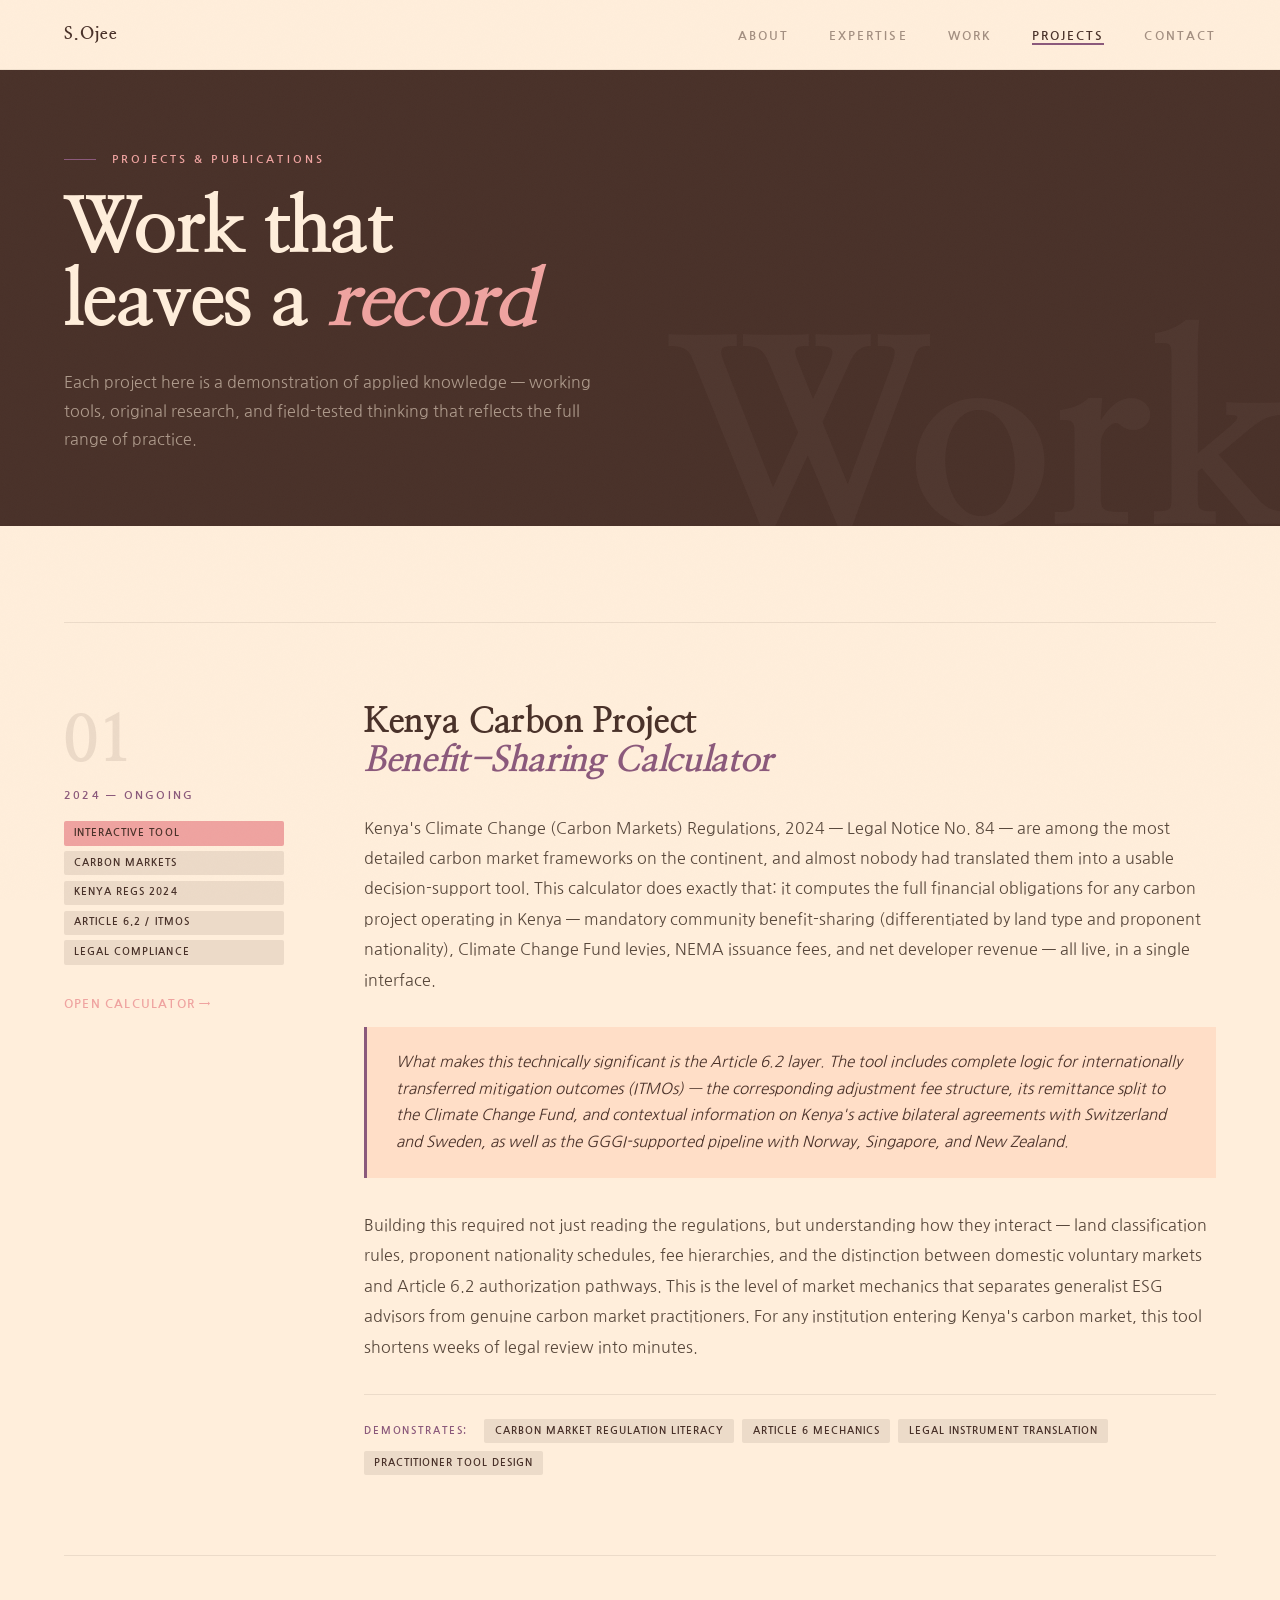
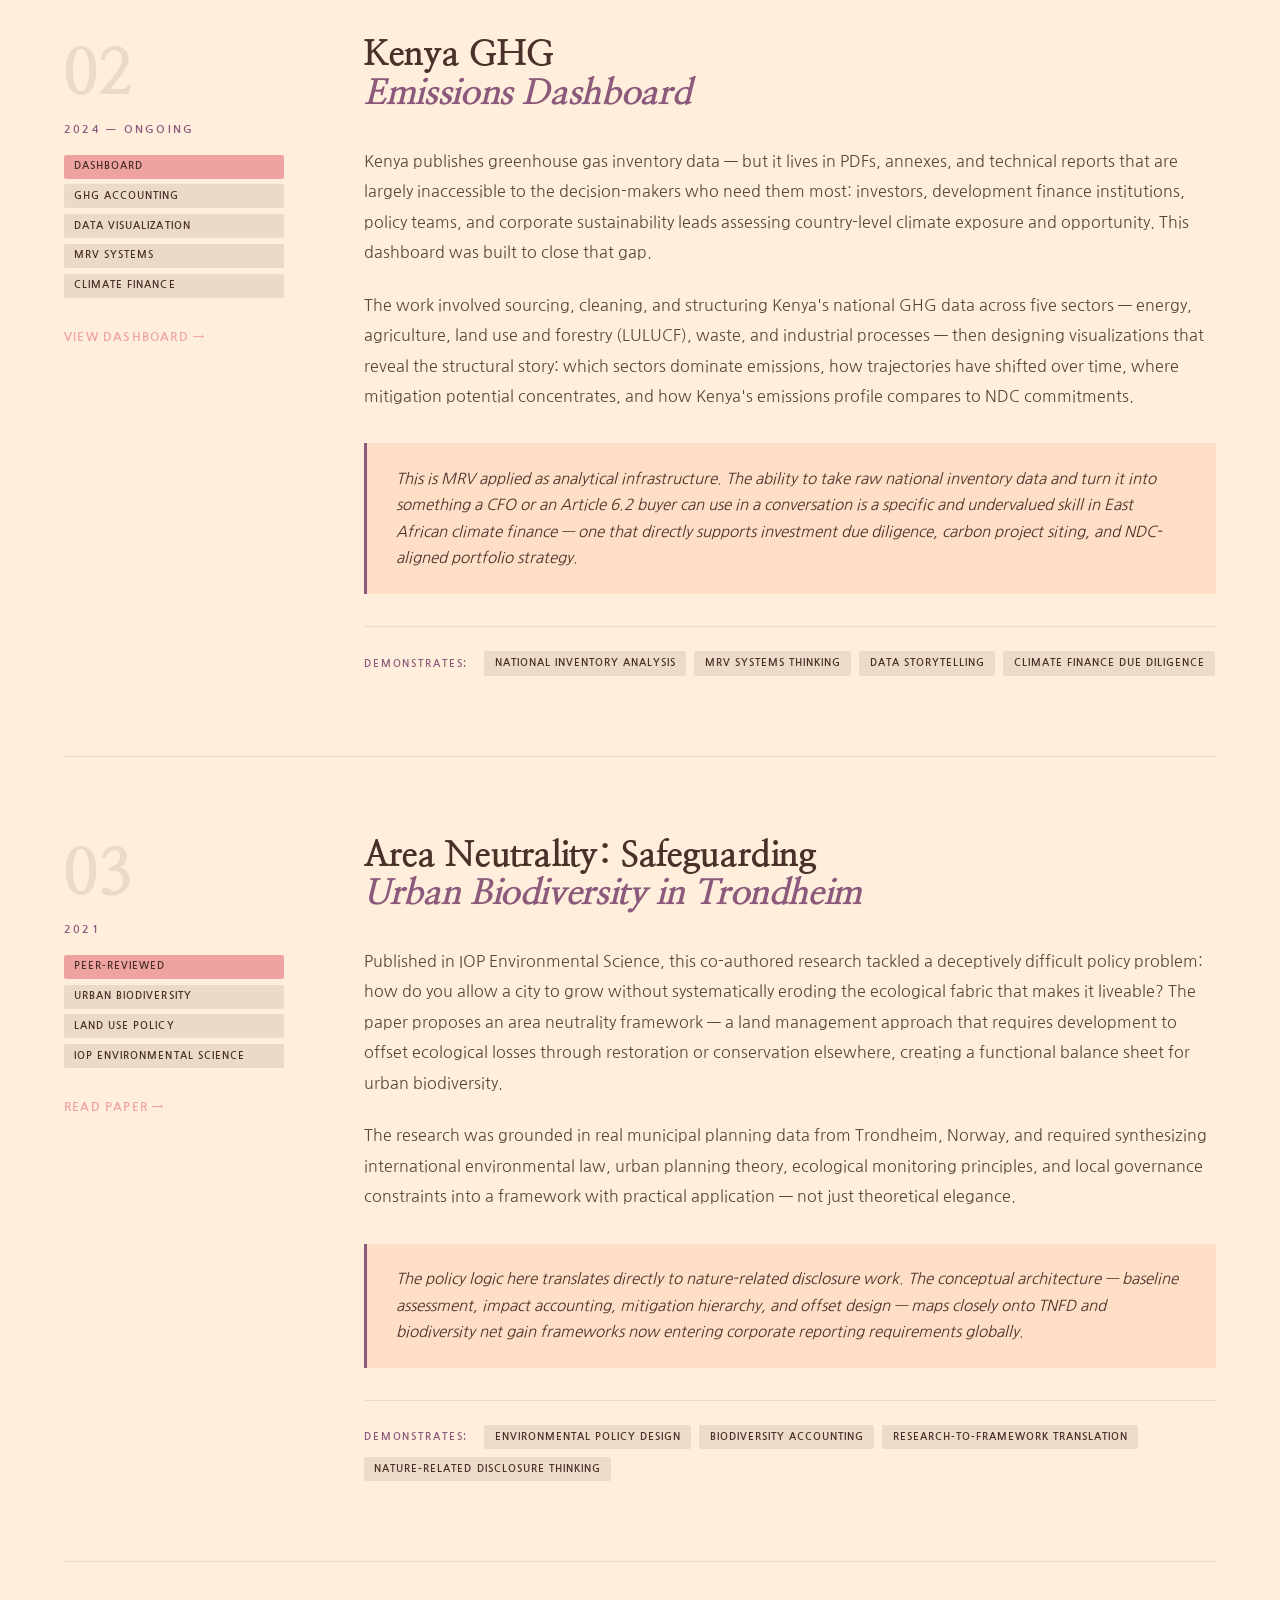
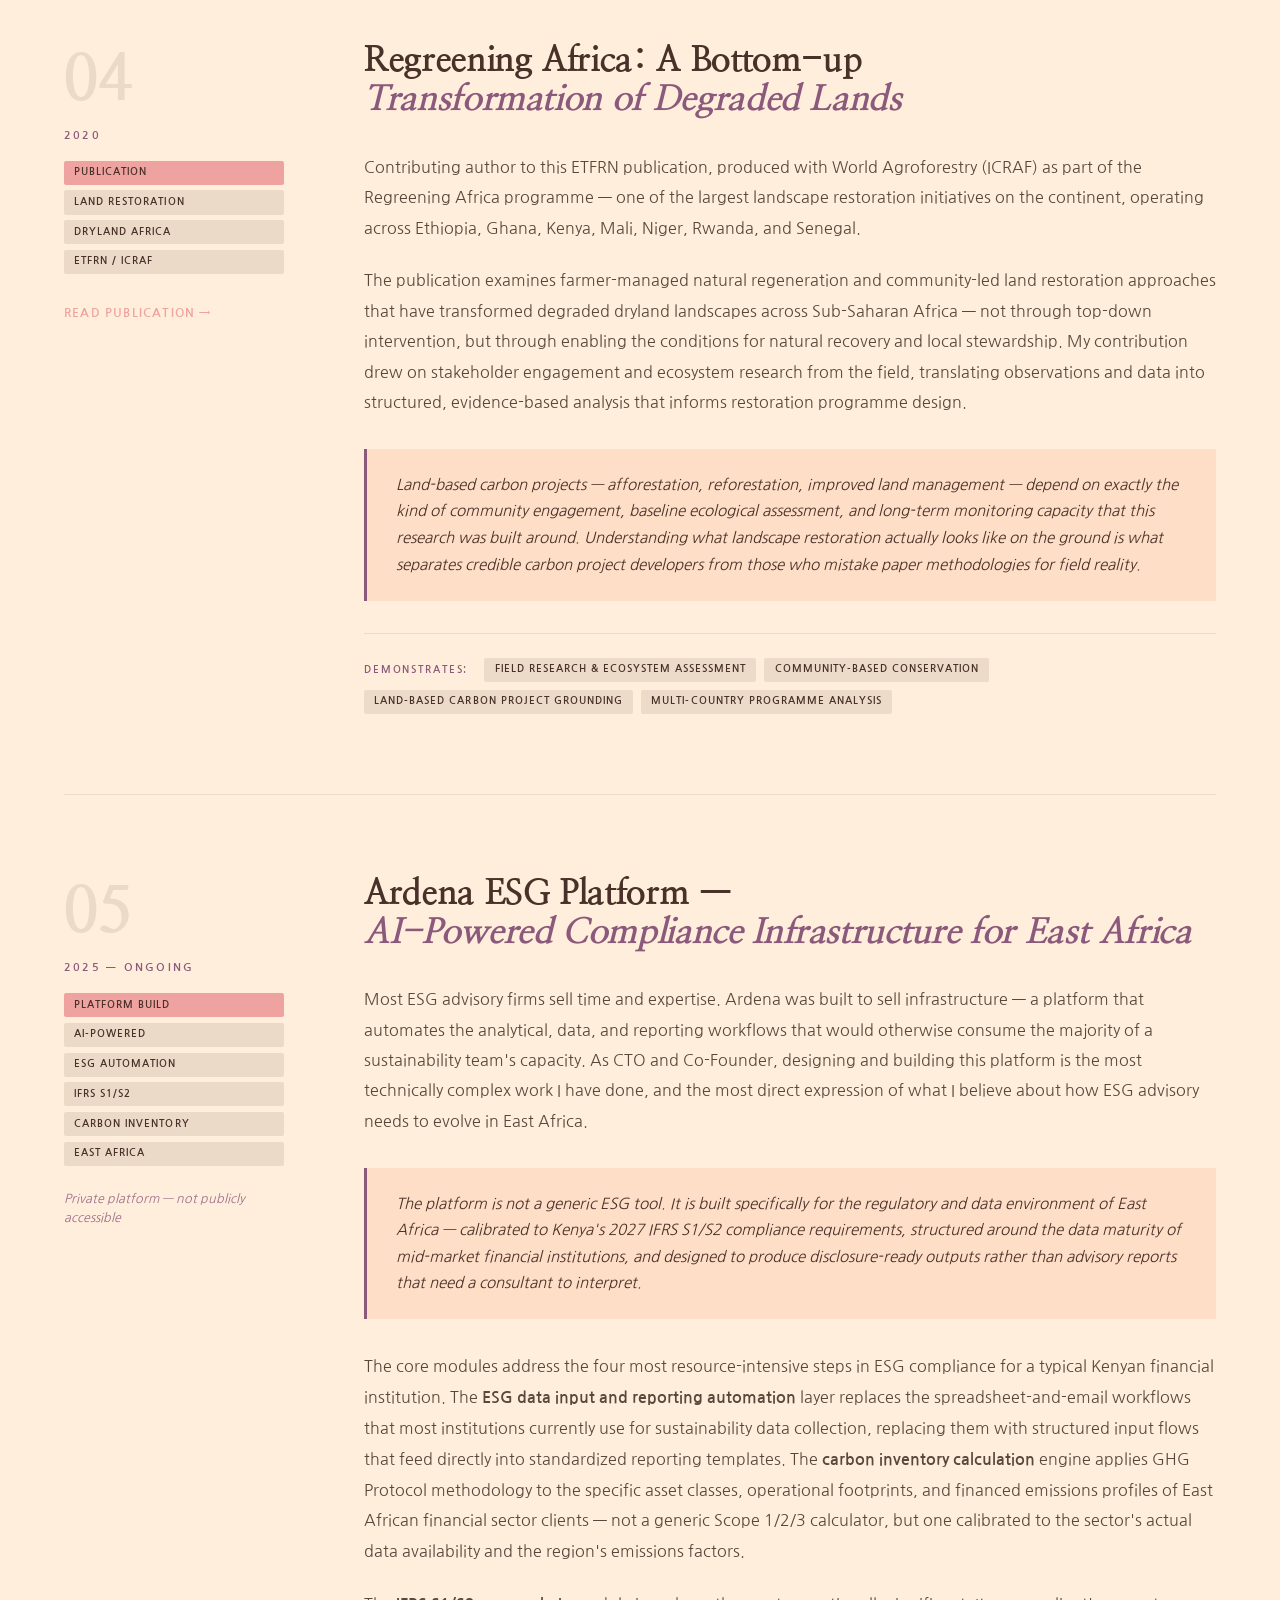
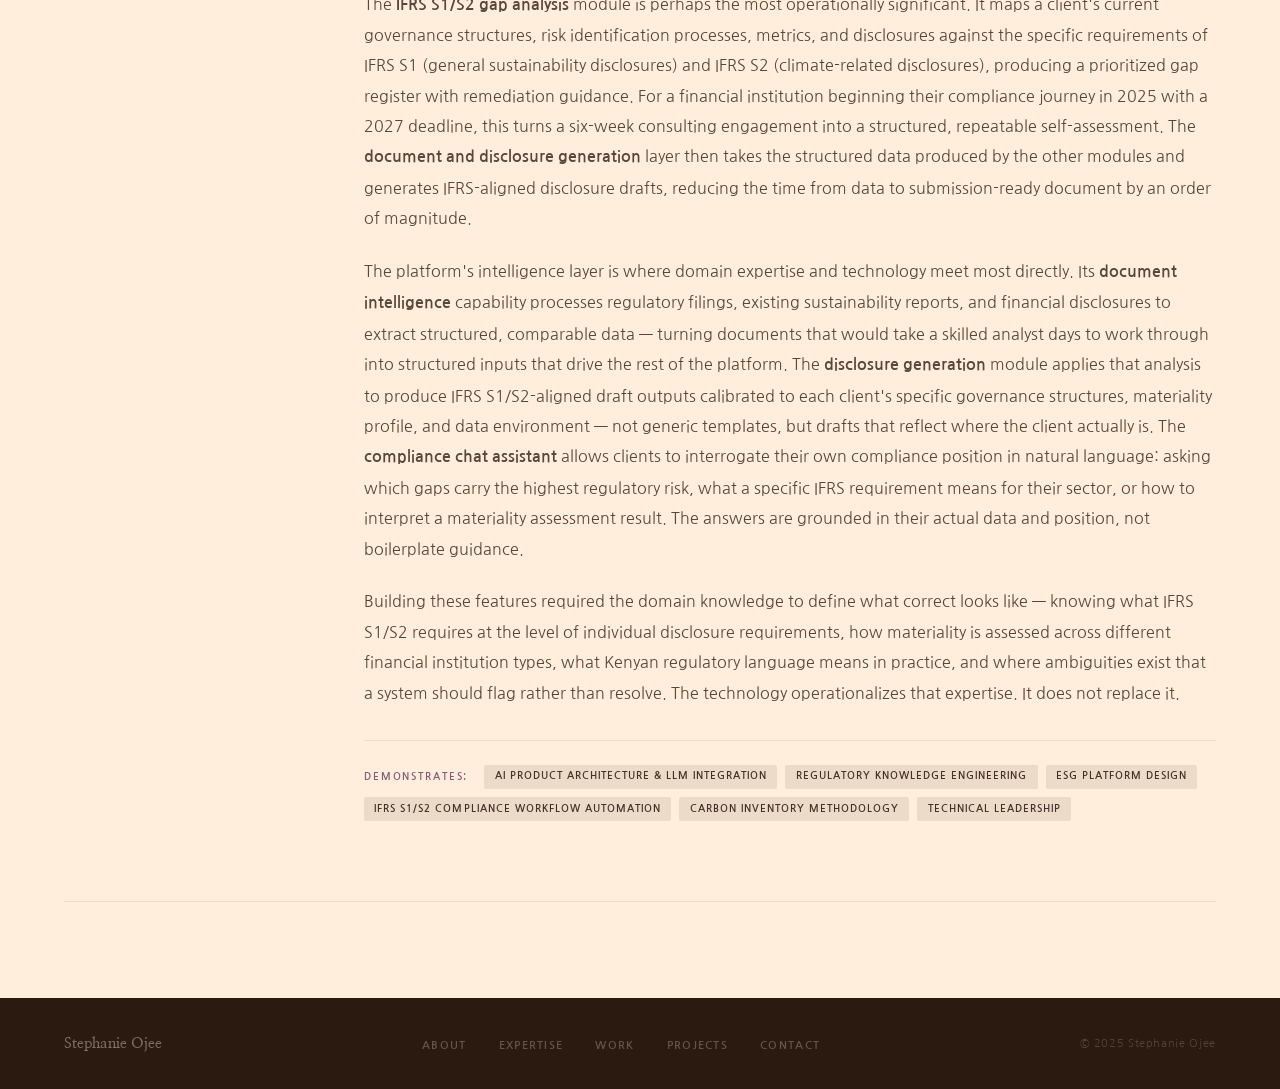
<file: projects.html>
<!DOCTYPE html>
<html lang="en">
<head>
  <meta charset="UTF-8"/>
  <meta name="viewport" content="width=device-width, initial-scale=1.0"/>
  <title>Projects — Stephanie Ojee</title>
  <style>
/* ── SHARED ── */
/* ═══════════════════════════════════════════════
   STEPHANIE OJEE — Shared Stylesheet
   ═══════════════════════════════════════════════ */

@import url('https://fonts.googleapis.com/css2?family=Nanum+Myeongjo:wght@400;700;800&family=Nanum+Gothic:wght@400;700;800&display=swap');

:root {
  --cream:  #ffeedb;
  --peach:  #ffdec7;
  --rose:   #efa3a0;
  --plum:   #8b597b;
  --earth:  #493129;
  --ink:    #2a1a10;
  --font-serif: 'Nanum Myeongjo', Georgia, serif;
  --font-sans:  'Nanum Gothic', sans-serif;
  --nav-h: 70px;
  --max-w: 1160px;
  --gutter: 4rem;
}

*, *::before, *::after { box-sizing: border-box; margin: 0; padding: 0; }
html { scroll-behavior: smooth; }

body {
  background: var(--cream);
  color: var(--earth);
  font-family: var(--font-sans);
  font-size: 16px;
  line-height: 1.7;
  overflow-x: hidden;
  padding-top: var(--nav-h);
}

img { display: block; max-width: 100%; }
a { color: inherit; text-decoration: none; }

::-webkit-scrollbar { width: 5px; }
::-webkit-scrollbar-track { background: var(--cream); }
::-webkit-scrollbar-thumb { background: var(--plum); border-radius: 3px; }

body::before {
  content: '';
  position: fixed; inset: 0;
  pointer-events: none; z-index: 9999;
  opacity: 0.02;
  background-image: url("data:image/svg+xml,%3Csvg viewBox='0 0 256 256' xmlns='http://www.w3.org/2000/svg'%3E%3Cfilter id='n'%3E%3CfeTurbulence type='fractalNoise' baseFrequency='0.9' numOctaves='4' stitchTiles='stitch'/%3E%3C/filter%3E%3Crect width='100%25' height='100%25' filter='url(%23n)'/%3E%3C/svg%3E");
  background-size: 200px 200px;
}

/* ─── NAV ──────────────────────────── */
nav {
  position: fixed;
  top: 0; left: 0; right: 0;
  height: var(--nav-h);
  z-index: 100;
  display: flex;
  justify-content: space-between;
  align-items: center;
  padding: 0 var(--gutter);
  background: rgba(255,238,219,0.93);
  backdrop-filter: blur(14px);
  border-bottom: 1px solid rgba(73,49,41,0.08);
}

.nav-logo {
  font-family: var(--font-serif);
  font-size: 1.05rem;
  font-weight: 800;
  letter-spacing: 0.05em;
  color: var(--earth);
}

.nav-links {
  display: flex;
  gap: 2.5rem;
  list-style: none;
}

.nav-links a {
  font-family: var(--font-sans);
  font-size: 0.72rem;
  font-weight: 700;
  letter-spacing: 0.18em;
  text-transform: uppercase;
  color: var(--earth);
  opacity: 0.5;
  transition: opacity 0.2s;
  position: relative;
  padding-bottom: 3px;
}

.nav-links a::after {
  content: '';
  position: absolute;
  bottom: 0; left: 0;
  width: 0; height: 1.5px;
  background: var(--plum);
  transition: width 0.3s ease;
}

.nav-links a:hover { opacity: 1; }
.nav-links a:hover::after { width: 100%; }
.nav-links a.active { opacity: 1; }
.nav-links a.active::after { width: 100%; }

.nav-toggle {
  display: none;
  flex-direction: column;
  gap: 5px;
  cursor: pointer;
  background: none;
  border: none;
  padding: 4px;
}
.nav-toggle span { display: block; width: 22px; height: 2px; background: var(--earth); }

/* ─── PAGE HERO ─────────────────────── */
.page-hero {
  background: var(--earth);
  padding: 5rem var(--gutter) 4.5rem;
  position: relative;
  overflow: hidden;
}

.page-hero-bg {
  position: absolute;
  right: -1rem; bottom: -3rem;
  font-family: var(--font-serif);
  font-size: clamp(10rem, 20vw, 22rem);
  font-weight: 800;
  color: rgba(255,238,219,0.035);
  line-height: 1;
  user-select: none;
  pointer-events: none;
  white-space: nowrap;
}

.page-label {
  font-family: var(--font-sans);
  font-size: 0.7rem;
  font-weight: 700;
  letter-spacing: 0.28em;
  text-transform: uppercase;
  color: var(--rose);
  display: flex;
  align-items: center;
  gap: 1rem;
  margin-bottom: 1.5rem;
}

.page-label::before {
  content: '';
  display: block;
  width: 2rem; height: 1px;
  background: var(--plum);
}

.page-title {
  font-family: var(--font-serif);
  font-size: clamp(2.8rem, 6vw, 5.5rem);
  font-weight: 800;
  line-height: 0.95;
  color: var(--cream);
  letter-spacing: -0.02em;
}

.page-title em { font-style: italic; color: var(--rose); }

.page-subtitle {
  max-width: 540px;
  margin-top: 1.8rem;
  font-size: 1rem;
  line-height: 1.8;
  color: rgba(255,238,219,0.55);
}

/* ─── SECTION LABEL ─────────────────── */
.section-label {
  font-family: var(--font-sans);
  font-size: 0.7rem;
  font-weight: 700;
  letter-spacing: 0.25em;
  text-transform: uppercase;
  color: var(--plum);
  display: flex;
  align-items: center;
  gap: 1rem;
  margin-bottom: 1.5rem;
}

.section-label::before {
  content: '';
  display: block;
  width: 2rem; height: 1px;
  background: var(--rose);
}

.section-label.light { color: var(--rose); }
.section-label.light::before { background: var(--plum); }

/* ─── BUTTONS ───────────────────────── */
.btn-primary {
  display: inline-block;
  background: var(--earth);
  color: var(--cream);
  font-family: var(--font-sans);
  font-size: 0.75rem;
  font-weight: 700;
  letter-spacing: 0.15em;
  text-transform: uppercase;
  padding: 0.85rem 2rem;
  border: 2px solid var(--earth);
  transition: background 0.25s, color 0.25s;
}
.btn-primary:hover { background: transparent; color: var(--earth); }

.link-arrow {
  display: inline-flex;
  align-items: center;
  gap: 0.4rem;
  font-size: 0.75rem;
  font-weight: 700;
  letter-spacing: 0.1em;
  text-transform: uppercase;
  color: var(--rose);
  transition: gap 0.2s, color 0.2s;
}
.link-arrow:hover { gap: 0.7rem; color: var(--cream); }

/* ─── TAGS ──────────────────────────── */
.tag {
  display: inline-block;
  font-size: 0.63rem;
  font-weight: 700;
  letter-spacing: 0.1em;
  text-transform: uppercase;
  padding: 0.22rem 0.65rem;
  border-radius: 2px;
}
.tag-dark  { background: rgba(73,49,41,0.1);  color: var(--earth); }
.tag-plum  { background: var(--plum);          color: var(--cream); }
.tag-rose  { background: var(--rose);          color: var(--earth); }
.tag-light { background: rgba(255,238,219,0.12); color: var(--peach); }
.tag-peach { background: var(--peach);         color: var(--earth); }

/* ─── FOOTER ────────────────────────── */
footer {
  background: var(--ink);
  padding: 2rem var(--gutter);
  display: flex;
  justify-content: space-between;
  align-items: center;
  flex-wrap: wrap;
  gap: 1rem;
}
.footer-name {
  font-family: var(--font-serif);
  font-size: 0.95rem;
  font-weight: 700;
  color: rgba(255,238,219,0.4);
}
.footer-nav {
  display: flex;
  gap: 2rem;
  list-style: none;
}
.footer-nav a {
  font-size: 0.68rem;
  font-weight: 700;
  letter-spacing: 0.12em;
  text-transform: uppercase;
  color: rgba(255,238,219,0.28);
  transition: color 0.2s;
}
.footer-nav a:hover { color: var(--rose); }
.footer-copy {
  font-size: 0.68rem;
  color: rgba(255,238,219,0.2);
  letter-spacing: 0.06em;
}

/* ─── RESPONSIVE ────────────────────── */
@media (max-width: 900px)  { :root { --gutter: 2.5rem; } }
@media (max-width: 768px) {
  :root { --gutter: 1.5rem; }
  .nav-links {
    display: none;
    flex-direction: column;
    gap: 1.5rem;
    position: absolute;
    top: var(--nav-h); left: 0; right: 0;
    background: var(--cream);
    padding: 2rem var(--gutter);
    border-top: 1px solid rgba(73,49,41,0.1);
    box-shadow: 0 8px 24px rgba(73,49,41,0.1);
  }
  .nav-links.open { display: flex; }
  .nav-toggle { display: flex; }
  .footer-nav { display: none; }
  footer { justify-content: center; text-align: center; }
}

/* ── PAGE ── */

/* ── PAGE ── */

    .projects-body {
      padding: 6rem var(--gutter);
    }

    .proj-articles {
      display: flex;
      flex-direction: column;
      max-width: var(--max-w);
    }

    /* ─── PROJECT ROW ─── */
    .proj-article {
      display: grid;
      grid-template-columns: 220px 1fr;
      gap: 5rem;
      padding: 5rem 0;
      border-top: 1px solid rgba(73,49,41,0.1);
    }

    .proj-article:last-child {
      border-bottom: 1px solid rgba(73,49,41,0.1);
    }

    .proj-meta {
      padding-top: 0.4rem;
      position: sticky;
      top: calc(var(--nav-h) + 2rem);
      height: fit-content;
    }

    .proj-number {
      font-family: var(--font-serif);
      font-size: 4rem;
      font-weight: 800;
      line-height: 1;
      color: rgba(73,49,41,0.1);
      margin-bottom: 0.8rem;
    }

    .proj-year-label {
      font-size: 0.7rem;
      font-weight: 700;
      letter-spacing: 0.2em;
      text-transform: uppercase;
      color: var(--plum);
      margin-bottom: 1rem;
    }

    .proj-tags-col {
      display: flex;
      flex-direction: column;
      gap: 0.35rem;
      margin-bottom: 1.5rem;
    }

    .proj-content {}

    .proj-headline {
      font-family: var(--font-serif);
      font-size: clamp(1.5rem, 2.8vw, 2.2rem);
      font-weight: 800;
      color: var(--earth);
      line-height: 1.1;
      margin-bottom: 2rem;
      letter-spacing: -0.01em;
    }

    .proj-headline em { font-style: italic; color: var(--plum); }

    .proj-body p {
      font-size: 1rem;
      line-height: 1.9;
      color: var(--ink);
      opacity: 0.78;
      margin-bottom: 1.4rem;
    }
    .proj-body p:last-child { margin-bottom: 0; }

    .proj-callout {
      background: var(--peach);
      border-left: 3px solid var(--plum);
      padding: 1.4rem 1.8rem;
      margin: 2rem 0;
      font-size: 0.95rem;
      line-height: 1.75;
      color: var(--earth);
      font-style: italic;
    }

    .proj-expertise-bar {
      display: flex;
      gap: 0.5rem;
      flex-wrap: wrap;
      align-items: center;
      margin-top: 2rem;
      padding-top: 1.5rem;
      border-top: 1px solid rgba(73,49,41,0.1);
    }

    .proj-expertise-label {
      font-size: 0.65rem;
      font-weight: 700;
      letter-spacing: 0.18em;
      text-transform: uppercase;
      color: var(--plum);
      margin-right: 0.5rem;
    }

    @media (max-width: 900px) {
      .proj-article { grid-template-columns: 1fr; gap: 2rem; }
      .proj-meta { position: static; }
    }
  </style>
</head>
<body>

<nav id="nav">
  <a href="index.html" class="nav-logo">S.Ojee</a>
  <button class="nav-toggle" aria-label="Toggle navigation" onclick="document.querySelector('.nav-links').classList.toggle('open')">
    <span></span><span></span><span></span>
  </button>
  <ul class="nav-links">
    <li><a href="about.html">About</a></li>
    <li><a href="expertise.html">Expertise</a></li>
    <li><a href="work.html">Work</a></li>
    <li><a href="projects.html" class="active">Projects</a></li>
    <li><a href="contact.html">Contact</a></li>
  </ul>
</nav>

<main>
  <div class="page-hero">
    <div class="page-hero-bg" aria-hidden="true">Work</div>
    <p class="page-label">Projects &amp; Publications</p>
    <h1 class="page-title">Work that<br>leaves a <em>record</em></h1>
    <p class="page-subtitle">
      Each project here is a demonstration of applied knowledge — working tools,
      original research, and field-tested thinking that reflects the full range of practice.
    </p>
  </div>

  <section class="projects-body">
    <div class="proj-articles">

      <!-- 01 — Carbon Calculator -->
      <article class="proj-article">
        <div class="proj-meta">
          <div class="proj-number">01</div>
          <div class="proj-year-label">2024 — Ongoing</div>
          <div class="proj-tags-col">
            <span class="tag tag-rose">Interactive Tool</span>
            <span class="tag tag-dark">Carbon Markets</span>
            <span class="tag tag-dark">Kenya Regs 2024</span>
            <span class="tag tag-dark">Article 6.2 / ITMOs</span>
            <span class="tag tag-dark">Legal Compliance</span>
          </div>
          <a href="https://steff-ojee.github.io/carbon-benefit-calculator/" target="_blank" class="link-arrow">Open Calculator →</a>
        </div>
        <div class="proj-content">
          <h2 class="proj-headline">Kenya Carbon Project<br><em>Benefit-Sharing Calculator</em></h2>
          <div class="proj-body">
            <p>
              Kenya's Climate Change (Carbon Markets) Regulations, 2024 — Legal Notice No. 84 —
              are among the most detailed carbon market frameworks on the continent, and almost
              nobody had translated them into a usable decision-support tool. This calculator
              does exactly that: it computes the full financial obligations for any carbon project
              operating in Kenya — mandatory community benefit-sharing (differentiated by land
              type and proponent nationality), Climate Change Fund levies, NEMA issuance fees,
              and net developer revenue — all live, in a single interface.
            </p>

            <div class="proj-callout">
              What makes this technically significant is the Article 6.2 layer. The tool
              includes complete logic for internationally transferred mitigation outcomes
              (ITMOs) — the corresponding adjustment fee structure, its remittance split
              to the Climate Change Fund, and contextual information on Kenya's active
              bilateral agreements with Switzerland and Sweden, as well as the GGGI-supported
              pipeline with Norway, Singapore, and New Zealand.
            </div>

            <p>
              Building this required not just reading the regulations, but understanding how
              they interact — land classification rules, proponent nationality schedules, fee
              hierarchies, and the distinction between domestic voluntary markets and
              Article 6.2 authorization pathways. This is the level of market mechanics that
              separates generalist ESG advisors from genuine carbon market practitioners.
              For any institution entering Kenya's carbon market, this tool shortens weeks
              of legal review into minutes.
            </p>

            <div class="proj-expertise-bar">
              <span class="proj-expertise-label">Demonstrates:</span>
              <span class="tag tag-dark">Carbon market regulation literacy</span>
              <span class="tag tag-dark">Article 6 mechanics</span>
              <span class="tag tag-dark">Legal instrument translation</span>
              <span class="tag tag-dark">Practitioner tool design</span>
            </div>
          </div>
        </div>
      </article>

      <!-- 02 — GHG Dashboard -->
      <article class="proj-article">
        <div class="proj-meta">
          <div class="proj-number">02</div>
          <div class="proj-year-label">2024 — Ongoing</div>
          <div class="proj-tags-col">
            <span class="tag tag-rose">Dashboard</span>
            <span class="tag tag-dark">GHG Accounting</span>
            <span class="tag tag-dark">Data Visualization</span>
            <span class="tag tag-dark">MRV Systems</span>
            <span class="tag tag-dark">Climate Finance</span>
          </div>
          <a href="https://steff-ojee.github.io/Kenya-GHG-dashboard/" target="_blank" class="link-arrow">View Dashboard →</a>
        </div>
        <div class="proj-content">
          <h2 class="proj-headline">Kenya GHG<br><em>Emissions Dashboard</em></h2>
          <div class="proj-body">
            <p>
              Kenya publishes greenhouse gas inventory data — but it lives in PDFs, annexes,
              and technical reports that are largely inaccessible to the decision-makers
              who need them most: investors, development finance institutions, policy teams,
              and corporate sustainability leads assessing country-level climate exposure
              and opportunity. This dashboard was built to close that gap.
            </p>
            <p>
              The work involved sourcing, cleaning, and structuring Kenya's national GHG data
              across five sectors — energy, agriculture, land use and forestry (LULUCF), waste,
              and industrial processes — then designing visualizations that reveal the structural
              story: which sectors dominate emissions, how trajectories have shifted over time,
              where mitigation potential concentrates, and how Kenya's emissions profile compares
              to NDC commitments.
            </p>

            <div class="proj-callout">
              This is MRV applied as analytical infrastructure. The ability to take raw national
              inventory data and turn it into something a CFO or an Article 6.2 buyer can use
              in a conversation is a specific and undervalued skill in East African climate
              finance — one that directly supports investment due diligence, carbon project
              siting, and NDC-aligned portfolio strategy.
            </div>

            <div class="proj-expertise-bar">
              <span class="proj-expertise-label">Demonstrates:</span>
              <span class="tag tag-dark">National inventory analysis</span>
              <span class="tag tag-dark">MRV systems thinking</span>
              <span class="tag tag-dark">Data storytelling</span>
              <span class="tag tag-dark">Climate finance due diligence</span>
            </div>
          </div>
        </div>
      </article>

      <!-- 03 — Area Neutrality -->
      <article class="proj-article">
        <div class="proj-meta">
          <div class="proj-number">03</div>
          <div class="proj-year-label">2021</div>
          <div class="proj-tags-col">
            <span class="tag tag-rose">Peer-Reviewed</span>
            <span class="tag tag-dark">Urban Biodiversity</span>
            <span class="tag tag-dark">Land Use Policy</span>
            <span class="tag tag-dark">IOP Environmental Science</span>
          </div>
          <a href="https://iopscience.iop.org/article/10.1088/1755-1315/1122/1/012017" target="_blank" class="link-arrow">Read Paper →</a>
        </div>
        <div class="proj-content">
          <h2 class="proj-headline">Area Neutrality: Safeguarding<br><em>Urban Biodiversity in Trondheim</em></h2>
          <div class="proj-body">
            <p>
              Published in IOP Environmental Science, this co-authored research tackled a
              deceptively difficult policy problem: how do you allow a city to grow without
              systematically eroding the ecological fabric that makes it liveable? The paper
              proposes an area neutrality framework — a land management approach that requires
              development to offset ecological losses through restoration or conservation
              elsewhere, creating a functional balance sheet for urban biodiversity.
            </p>
            <p>
              The research was grounded in real municipal planning data from Trondheim, Norway,
              and required synthesizing international environmental law, urban planning theory,
              ecological monitoring principles, and local governance constraints into a framework
              with practical application — not just theoretical elegance.
            </p>

            <div class="proj-callout">
              The policy logic here translates directly to nature-related disclosure work.
              The conceptual architecture — baseline assessment, impact accounting, mitigation
              hierarchy, and offset design — maps closely onto TNFD and biodiversity net gain
              frameworks now entering corporate reporting requirements globally.
            </div>

            <div class="proj-expertise-bar">
              <span class="proj-expertise-label">Demonstrates:</span>
              <span class="tag tag-dark">Environmental policy design</span>
              <span class="tag tag-dark">Biodiversity accounting</span>
              <span class="tag tag-dark">Research-to-framework translation</span>
              <span class="tag tag-dark">Nature-related disclosure thinking</span>
            </div>
          </div>
        </div>
      </article>

      <!-- 04 — Regreening Africa -->
      <article class="proj-article">
        <div class="proj-meta">
          <div class="proj-number">04</div>
          <div class="proj-year-label">2020</div>
          <div class="proj-tags-col">
            <span class="tag tag-rose">Publication</span>
            <span class="tag tag-dark">Land Restoration</span>
            <span class="tag tag-dark">Dryland Africa</span>
            <span class="tag tag-dark">ETFRN / ICRAF</span>
          </div>
          <a href="https://regreeningafrica.org/wp-content/uploads/2021/01/ETFRNnews60-Restoring-African-Drylands.pdf" target="_blank" class="link-arrow">Read Publication →</a>
        </div>
        <div class="proj-content">
          <h2 class="proj-headline">Regreening Africa: A Bottom-up<br><em>Transformation of Degraded Lands</em></h2>
          <div class="proj-body">
            <p>
              Contributing author to this ETFRN publication, produced with World Agroforestry
              (ICRAF) as part of the Regreening Africa programme — one of the largest landscape
              restoration initiatives on the continent, operating across Ethiopia, Ghana, Kenya,
              Mali, Niger, Rwanda, and Senegal.
            </p>
            <p>
              The publication examines farmer-managed natural regeneration and community-led
              land restoration approaches that have transformed degraded dryland landscapes
              across Sub-Saharan Africa — not through top-down intervention, but through
              enabling the conditions for natural recovery and local stewardship. My contribution
              drew on stakeholder engagement and ecosystem research from the field, translating
              observations and data into structured, evidence-based analysis that informs
              restoration programme design.
            </p>

            <div class="proj-callout">
              Land-based carbon projects — afforestation, reforestation, improved land
              management — depend on exactly the kind of community engagement, baseline
              ecological assessment, and long-term monitoring capacity that this research
              was built around. Understanding what landscape restoration actually looks like
              on the ground is what separates credible carbon project developers from those
              who mistake paper methodologies for field reality.
            </div>

            <div class="proj-expertise-bar">
              <span class="proj-expertise-label">Demonstrates:</span>
              <span class="tag tag-dark">Field research &amp; ecosystem assessment</span>
              <span class="tag tag-dark">Community-based conservation</span>
              <span class="tag tag-dark">Land-based carbon project grounding</span>
              <span class="tag tag-dark">Multi-country programme analysis</span>
            </div>
          </div>
        </div>
      </article>

      <!-- 05 — ARDENA PLATFORM -->
      <article class="proj-article">
        <div class="proj-meta">
          <div class="proj-number">05</div>
          <div class="proj-year-label">2025 — Ongoing</div>
          <div class="proj-tags-col">
            <span class="tag tag-rose">Platform Build</span>
            <span class="tag tag-dark">AI-Powered</span>
            <span class="tag tag-dark">ESG Automation</span>
            <span class="tag tag-dark">IFRS S1/S2</span>
            <span class="tag tag-dark">Carbon Inventory</span>
            <span class="tag tag-dark">East Africa</span>
          </div>
          <div style="margin-top:1rem; font-size:0.78rem; color:var(--plum); font-style:italic; line-height:1.5; opacity:0.85;">
            Private platform — not publicly accessible
          </div>
        </div>
        <div class="proj-content">
          <h2 class="proj-headline">Ardena ESG Platform —<br><em>AI-Powered Compliance Infrastructure for East Africa</em></h2>
          <div class="proj-body">
            <p>
              Most ESG advisory firms sell time and expertise. Ardena was built to sell
              infrastructure — a platform that automates the analytical, data, and reporting
              workflows that would otherwise consume the majority of a sustainability team's
              capacity. As CTO and Co-Founder, designing and building this platform is the
              most technically complex work I have done, and the most direct expression of
              what I believe about how ESG advisory needs to evolve in East Africa.
            </p>

            <div class="proj-callout">
              The platform is not a generic ESG tool. It is built specifically for the
              regulatory and data environment of East Africa — calibrated to Kenya's
              2027 IFRS S1/S2 compliance requirements, structured around the data
              maturity of mid-market financial institutions, and designed to produce
              disclosure-ready outputs rather than advisory reports that need a
              consultant to interpret.
            </div>

            <p>
              The core modules address the four most resource-intensive steps in
              ESG compliance for a typical Kenyan financial institution. The
              <strong>ESG data input and reporting automation</strong> layer replaces
              the spreadsheet-and-email workflows that most institutions currently use
              for sustainability data collection, replacing them with structured input
              flows that feed directly into standardized reporting templates. The
              <strong>carbon inventory calculation</strong> engine applies GHG Protocol
              methodology to the specific asset classes, operational footprints, and
              financed emissions profiles of East African financial sector clients —
              not a generic Scope 1/2/3 calculator, but one calibrated to the sector's
              actual data availability and the region's emissions factors.
            </p>
            <p>
              The <strong>IFRS S1/S2 gap analysis</strong> module is perhaps the most
              operationally significant. It maps a client's current governance structures,
              risk identification processes, metrics, and disclosures against the specific
              requirements of IFRS S1 (general sustainability disclosures) and IFRS S2
              (climate-related disclosures), producing a prioritized gap register with
              remediation guidance. For a financial institution beginning their compliance
              journey in 2025 with a 2027 deadline, this turns a six-week consulting
              engagement into a structured, repeatable self-assessment. The
              <strong>document and disclosure generation</strong> layer then takes the
              structured data produced by the other modules and generates IFRS-aligned
              disclosure drafts, reducing the time from data to submission-ready document
              by an order of magnitude.
            </p>
            <p>
              The platform's intelligence layer is where domain expertise and technology
              meet most directly. Its <strong>document intelligence</strong> capability
              processes regulatory filings, existing sustainability reports, and financial
              disclosures to extract structured, comparable data — turning documents that
              would take a skilled analyst days to work through into structured inputs
              that drive the rest of the platform. The <strong>disclosure generation</strong>
              module applies that analysis to produce IFRS S1/S2-aligned draft outputs
              calibrated to each client's specific governance structures, materiality
              profile, and data environment — not generic templates, but drafts that
              reflect where the client actually is. The <strong>compliance chat assistant</strong>
              allows clients to interrogate their own compliance position in natural
              language: asking which gaps carry the highest regulatory risk, what a
              specific IFRS requirement means for their sector, or how to interpret
              a materiality assessment result. The answers are grounded in their actual
              data and position, not boilerplate guidance.
            </p>
            <p>
              Building these features required the domain knowledge to define what
              correct looks like — knowing what IFRS S1/S2 requires at the level of
              individual disclosure requirements, how materiality is assessed across
              different financial institution types, what Kenyan regulatory language
              means in practice, and where ambiguities exist that a system should flag
              rather than resolve. The technology operationalizes that expertise.
              It does not replace it.
            </p>

            <div class="proj-expertise-bar">
              <span class="proj-expertise-label">Demonstrates:</span>
              <span class="tag tag-dark">AI product architecture &amp; LLM integration</span>
              <span class="tag tag-dark">Regulatory knowledge engineering</span>
              <span class="tag tag-dark">ESG platform design</span>
              <span class="tag tag-dark">IFRS S1/S2 compliance workflow automation</span>
              <span class="tag tag-dark">Carbon inventory methodology</span>
              <span class="tag tag-dark">Technical leadership</span>
            </div>
          </div>
        </div>
      </article>

    </div>
  </section>
</main>

<footer>
  <span class="footer-name">Stephanie Ojee</span>
  <ul class="footer-nav">
    <li><a href="about.html">About</a></li>
    <li><a href="expertise.html">Expertise</a></li>
    <li><a href="work.html">Work</a></li>
    <li><a href="projects.html">Projects</a></li>
    <li><a href="contact.html">Contact</a></li>
  </ul>
  <span class="footer-copy">© 2025 Stephanie Ojee</span>
</footer>

<script>
  const nav = document.getElementById('nav');
  window.addEventListener('scroll', () => {
    nav.style.boxShadow = window.scrollY > 20 ? '0 2px 20px rgba(73,49,41,0.07)' : 'none';
  });
  document.querySelectorAll('.nav-links a').forEach(a => {
    a.addEventListener('click', () => document.querySelector('.nav-links').classList.remove('open'));
  });
</script>
</body>
</html>
</file>
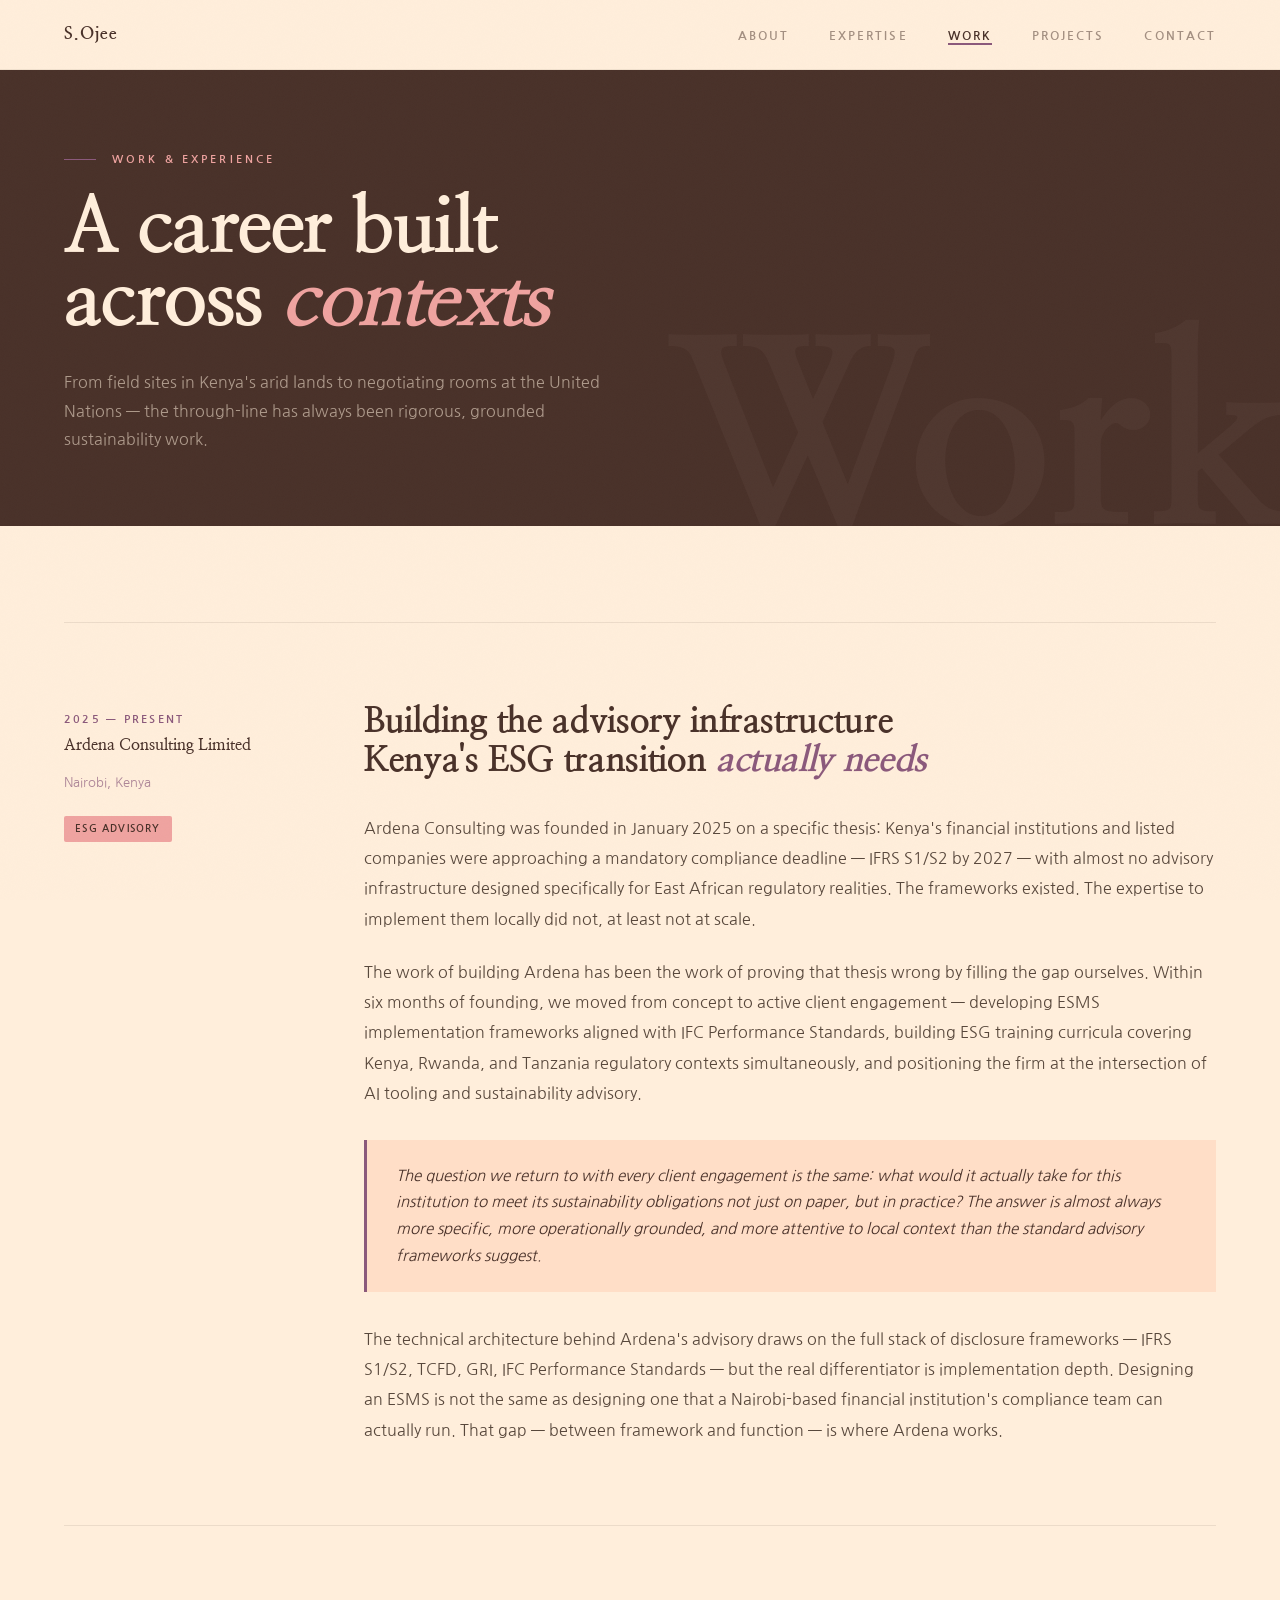
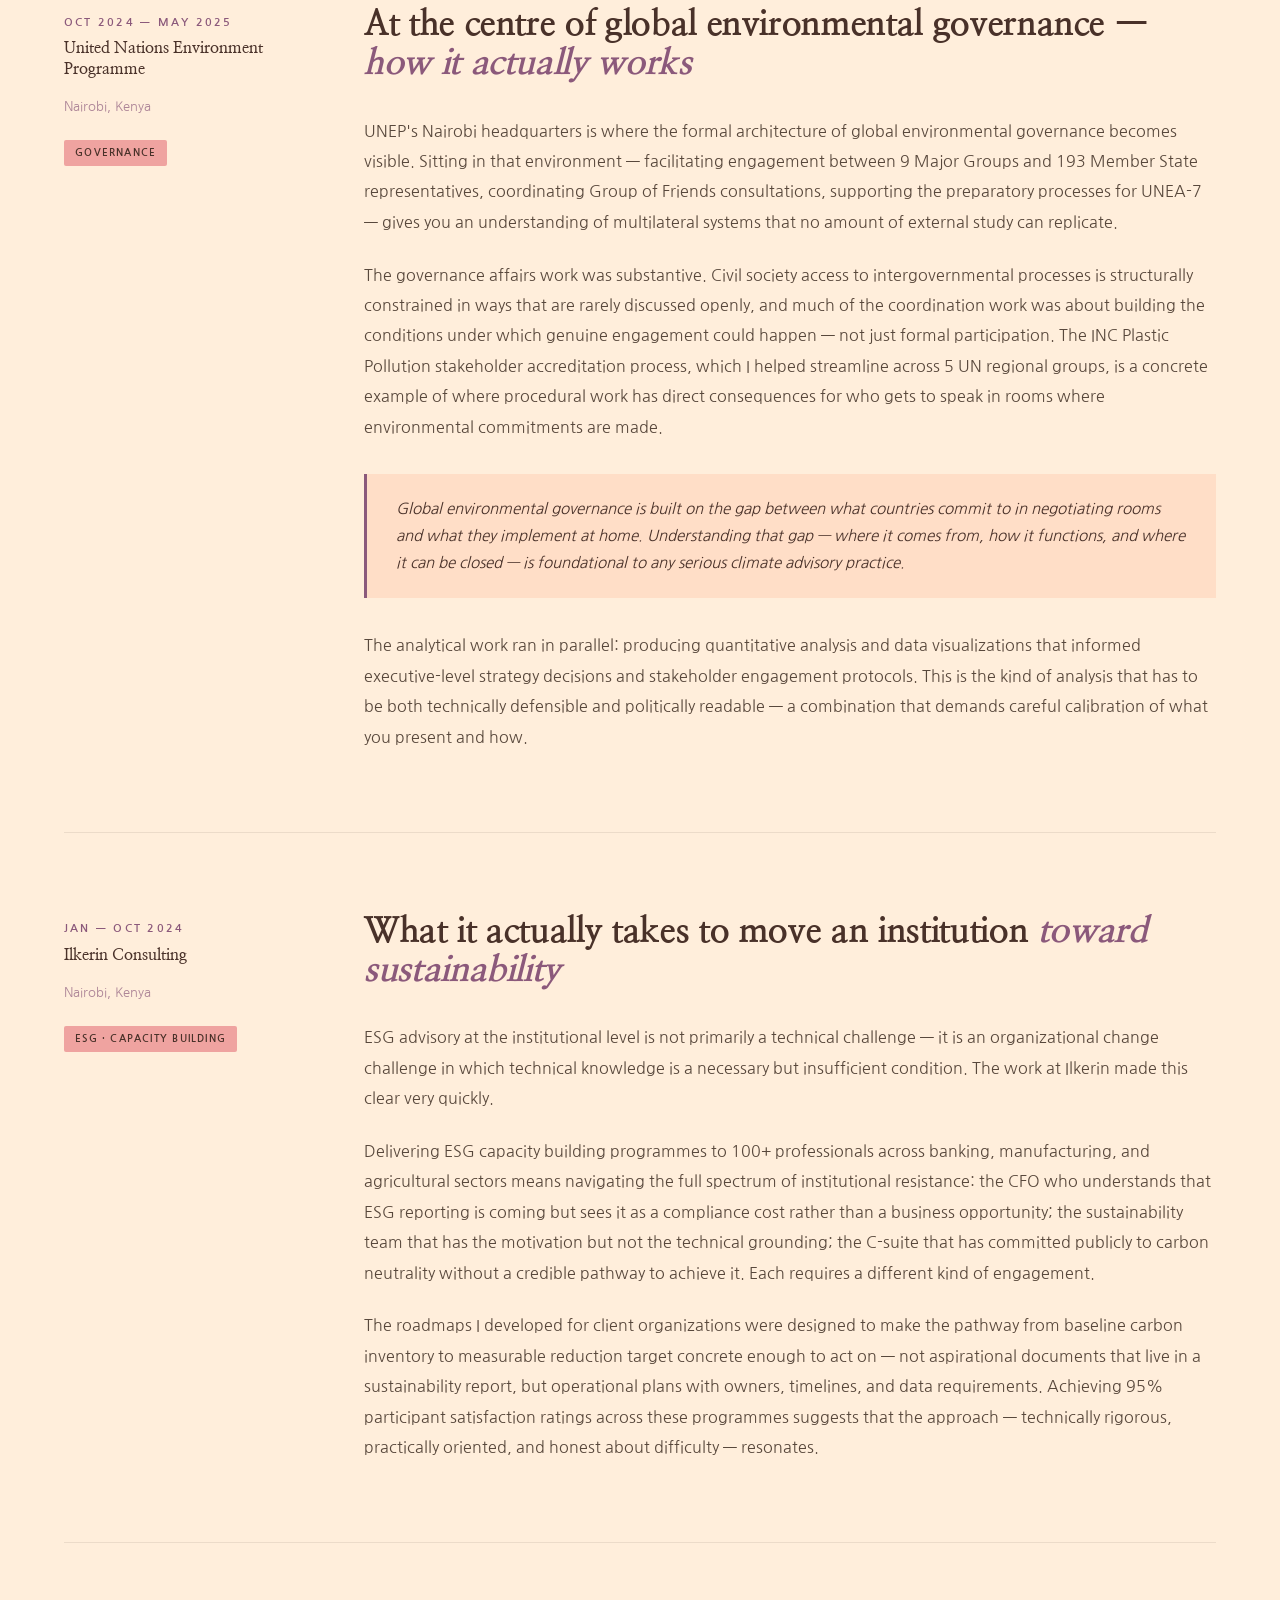
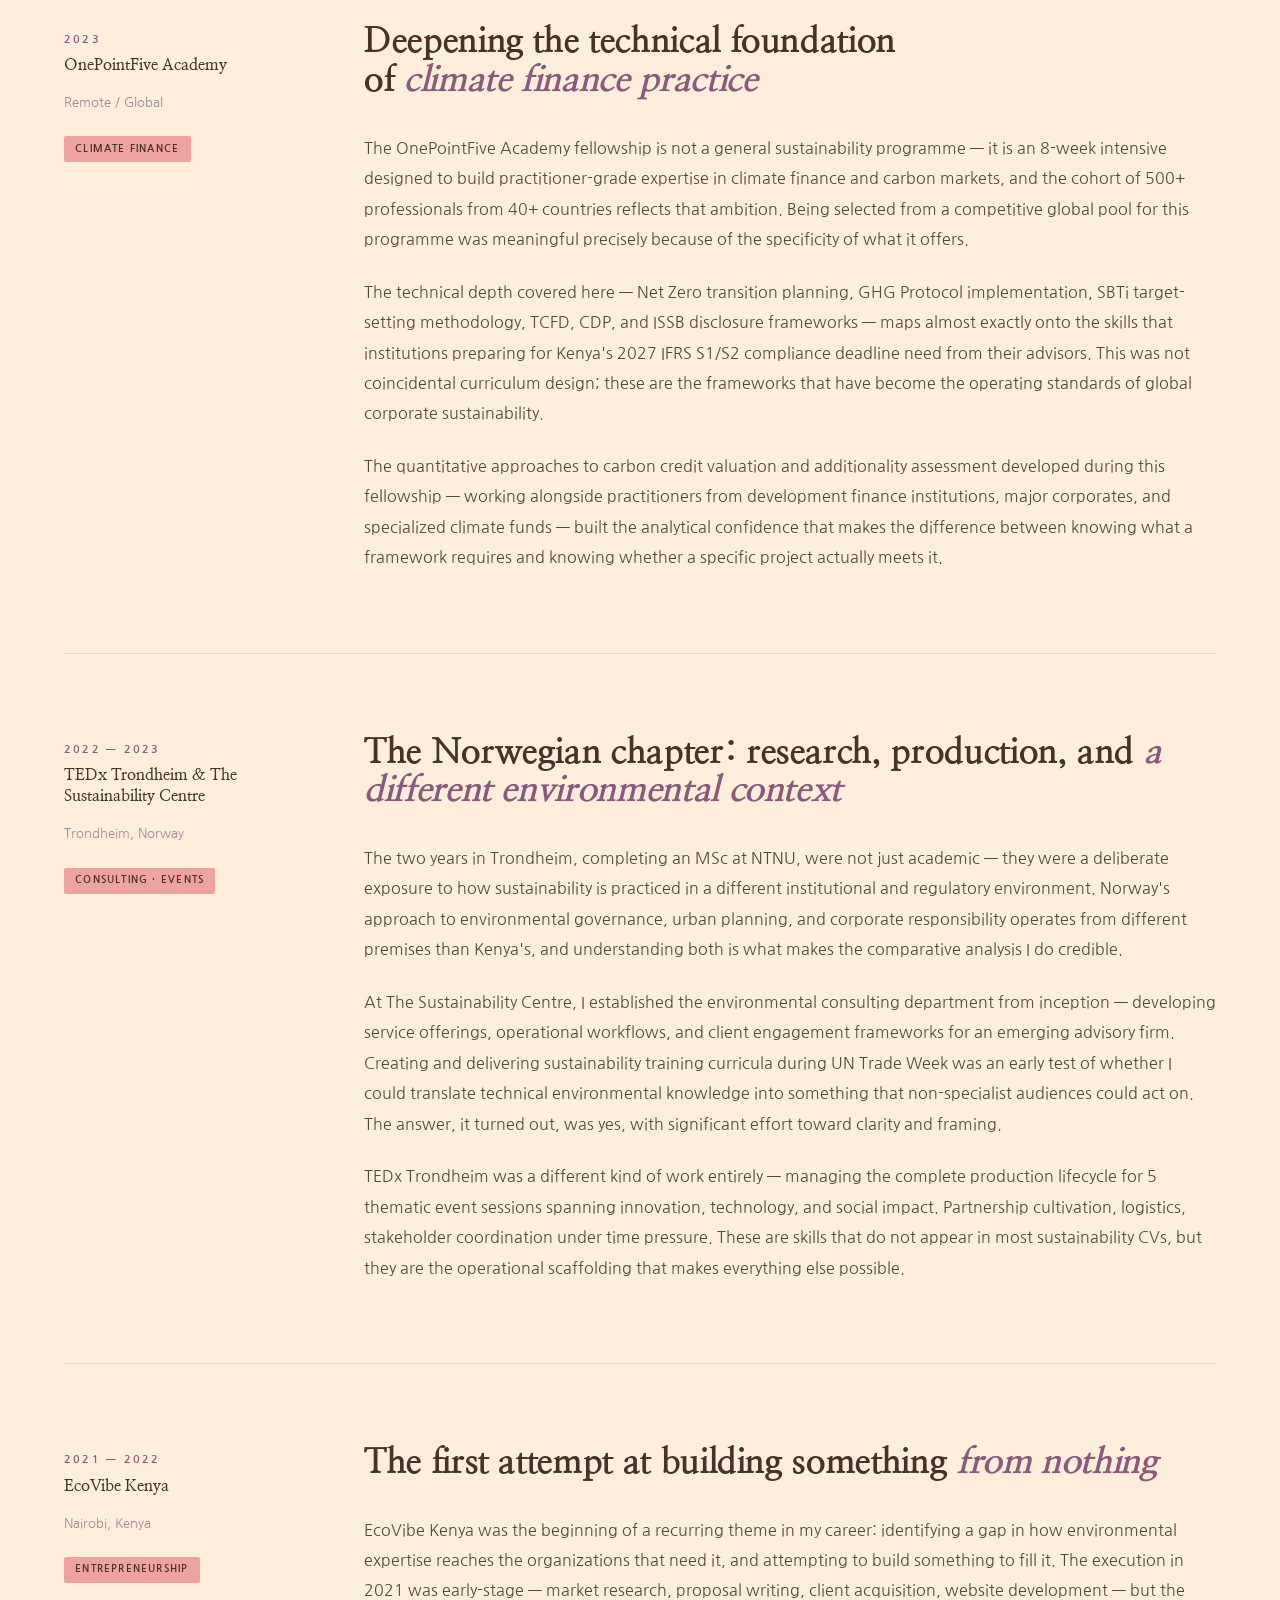
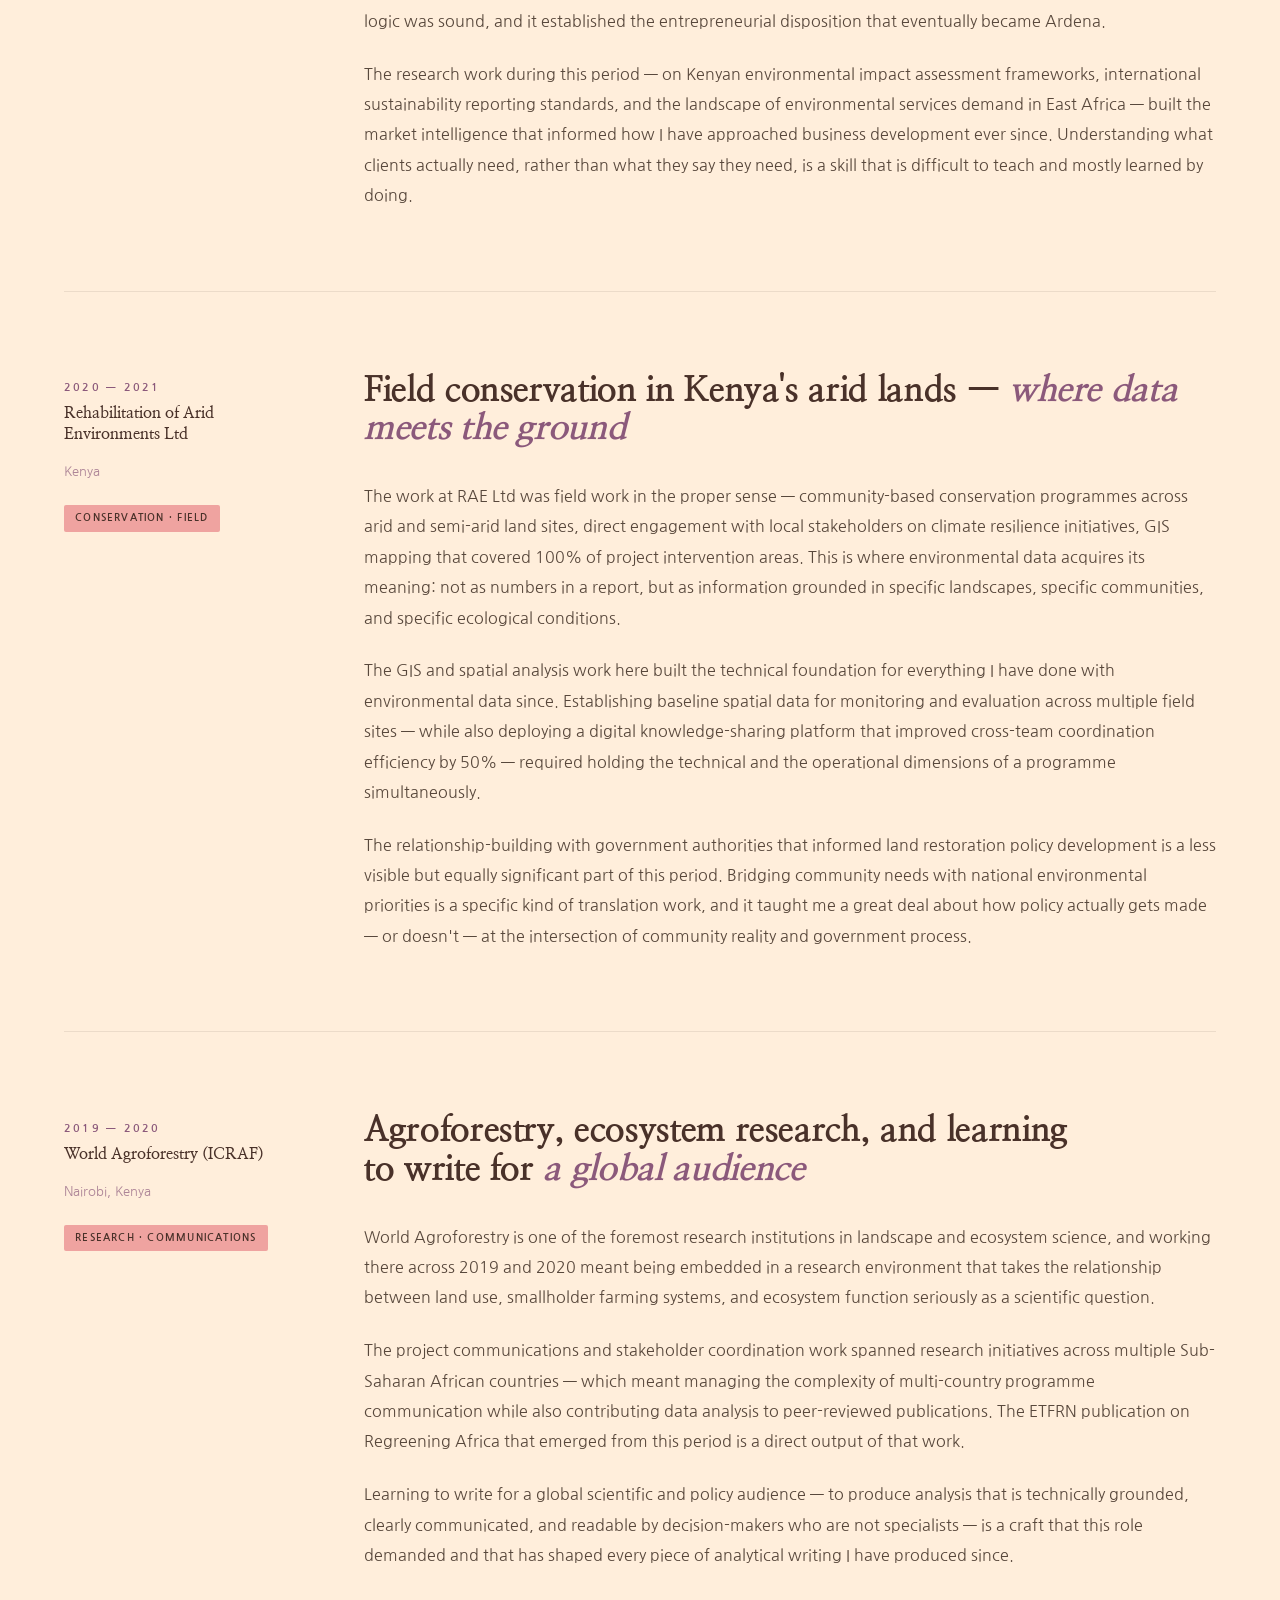
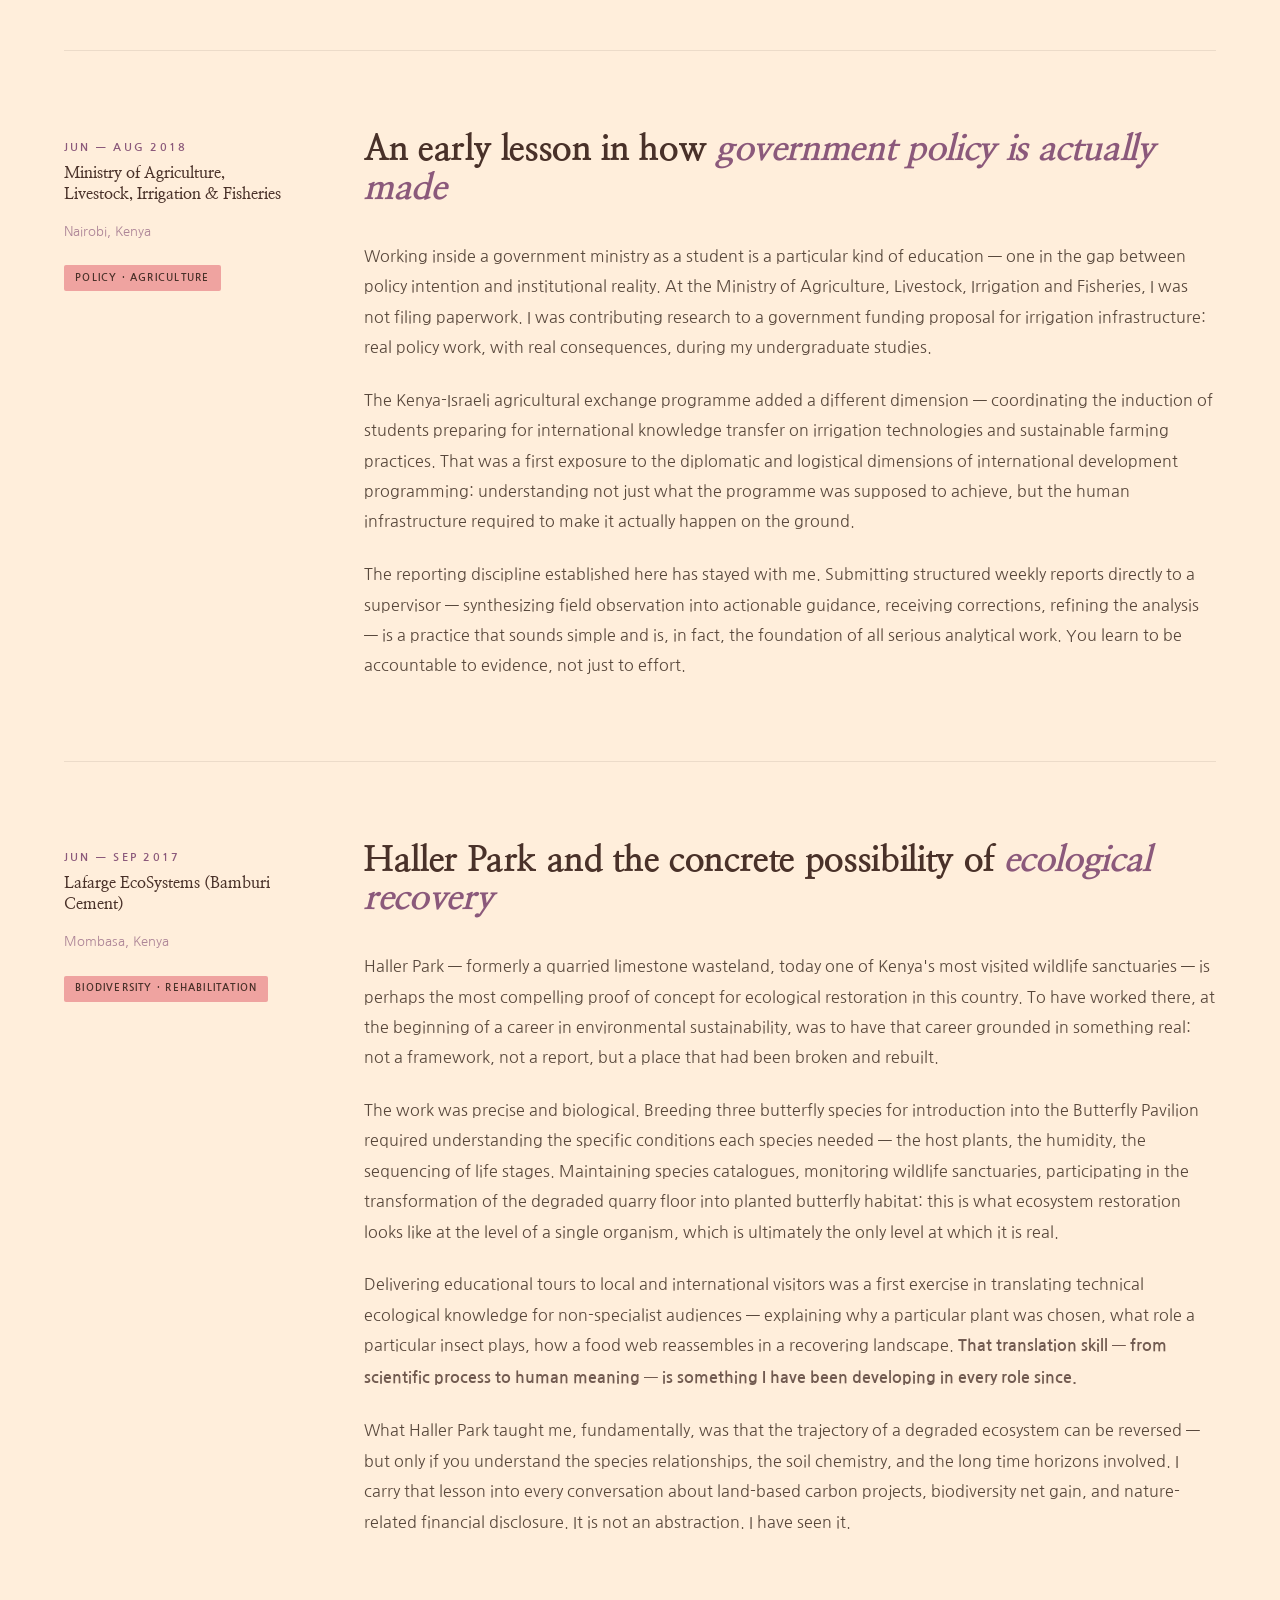
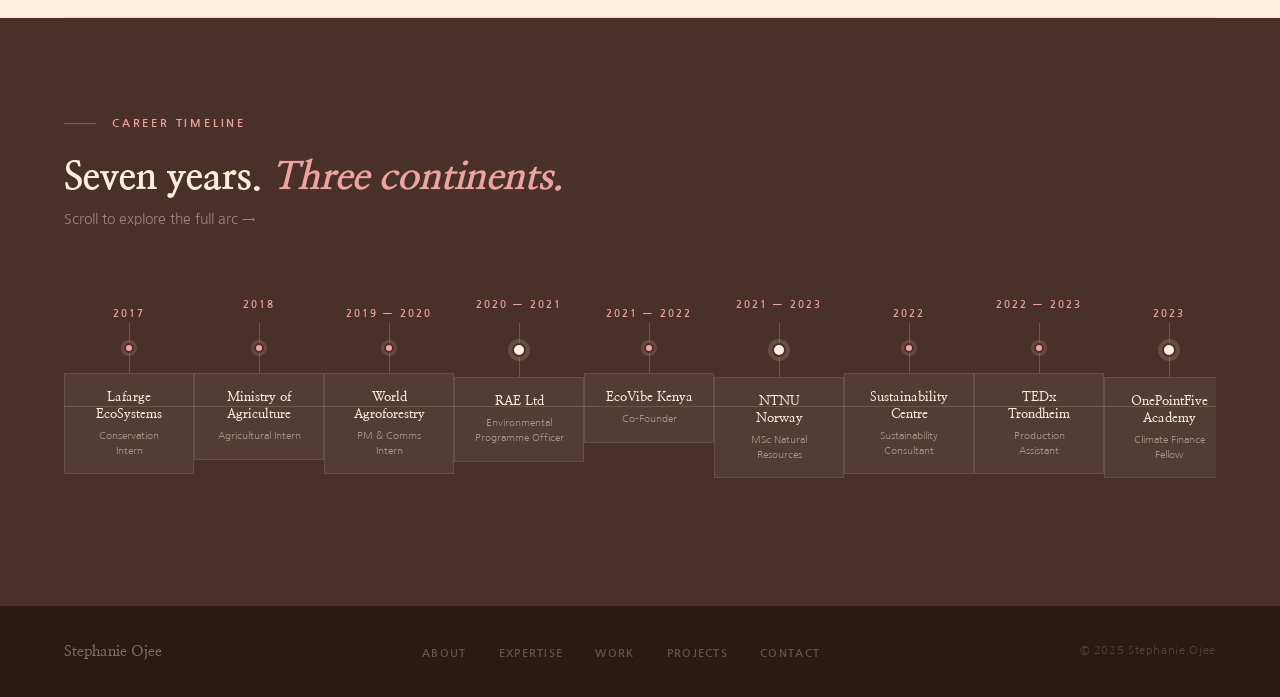
<file: work.html>
<!DOCTYPE html>
<html lang="en">
<head>
  <meta charset="UTF-8"/>
  <meta name="viewport" content="width=device-width, initial-scale=1.0"/>
  <title>Work — Stephanie Ojee</title>
  <style>
/* ── SHARED ── */
/* ═══════════════════════════════════════════════
   STEPHANIE OJEE — Shared Stylesheet
   ═══════════════════════════════════════════════ */

@import url('https://fonts.googleapis.com/css2?family=Nanum+Myeongjo:wght@400;700;800&family=Nanum+Gothic:wght@400;700;800&display=swap');

:root {
  --cream:  #ffeedb;
  --peach:  #ffdec7;
  --rose:   #efa3a0;
  --plum:   #8b597b;
  --earth:  #493129;
  --ink:    #2a1a10;
  --font-serif: 'Nanum Myeongjo', Georgia, serif;
  --font-sans:  'Nanum Gothic', sans-serif;
  --nav-h: 70px;
  --max-w: 1160px;
  --gutter: 4rem;
}

*, *::before, *::after { box-sizing: border-box; margin: 0; padding: 0; }
html { scroll-behavior: smooth; }

body {
  background: var(--cream);
  color: var(--earth);
  font-family: var(--font-sans);
  font-size: 16px;
  line-height: 1.7;
  overflow-x: hidden;
  padding-top: var(--nav-h);
}

img { display: block; max-width: 100%; }
a { color: inherit; text-decoration: none; }

::-webkit-scrollbar { width: 5px; }
::-webkit-scrollbar-track { background: var(--cream); }
::-webkit-scrollbar-thumb { background: var(--plum); border-radius: 3px; }

body::before {
  content: '';
  position: fixed; inset: 0;
  pointer-events: none; z-index: 9999;
  opacity: 0.02;
  background-image: url("data:image/svg+xml,%3Csvg viewBox='0 0 256 256' xmlns='http://www.w3.org/2000/svg'%3E%3Cfilter id='n'%3E%3CfeTurbulence type='fractalNoise' baseFrequency='0.9' numOctaves='4' stitchTiles='stitch'/%3E%3C/filter%3E%3Crect width='100%25' height='100%25' filter='url(%23n)'/%3E%3C/svg%3E");
  background-size: 200px 200px;
}

/* ─── NAV ──────────────────────────── */
nav {
  position: fixed;
  top: 0; left: 0; right: 0;
  height: var(--nav-h);
  z-index: 100;
  display: flex;
  justify-content: space-between;
  align-items: center;
  padding: 0 var(--gutter);
  background: rgba(255,238,219,0.93);
  backdrop-filter: blur(14px);
  border-bottom: 1px solid rgba(73,49,41,0.08);
}

.nav-logo {
  font-family: var(--font-serif);
  font-size: 1.05rem;
  font-weight: 800;
  letter-spacing: 0.05em;
  color: var(--earth);
}

.nav-links {
  display: flex;
  gap: 2.5rem;
  list-style: none;
}

.nav-links a {
  font-family: var(--font-sans);
  font-size: 0.72rem;
  font-weight: 700;
  letter-spacing: 0.18em;
  text-transform: uppercase;
  color: var(--earth);
  opacity: 0.5;
  transition: opacity 0.2s;
  position: relative;
  padding-bottom: 3px;
}

.nav-links a::after {
  content: '';
  position: absolute;
  bottom: 0; left: 0;
  width: 0; height: 1.5px;
  background: var(--plum);
  transition: width 0.3s ease;
}

.nav-links a:hover { opacity: 1; }
.nav-links a:hover::after { width: 100%; }
.nav-links a.active { opacity: 1; }
.nav-links a.active::after { width: 100%; }

.nav-toggle {
  display: none;
  flex-direction: column;
  gap: 5px;
  cursor: pointer;
  background: none;
  border: none;
  padding: 4px;
}
.nav-toggle span { display: block; width: 22px; height: 2px; background: var(--earth); }

/* ─── PAGE HERO ─────────────────────── */
.page-hero {
  background: var(--earth);
  padding: 5rem var(--gutter) 4.5rem;
  position: relative;
  overflow: hidden;
}

.page-hero-bg {
  position: absolute;
  right: -1rem; bottom: -3rem;
  font-family: var(--font-serif);
  font-size: clamp(10rem, 20vw, 22rem);
  font-weight: 800;
  color: rgba(255,238,219,0.035);
  line-height: 1;
  user-select: none;
  pointer-events: none;
  white-space: nowrap;
}

.page-label {
  font-family: var(--font-sans);
  font-size: 0.7rem;
  font-weight: 700;
  letter-spacing: 0.28em;
  text-transform: uppercase;
  color: var(--rose);
  display: flex;
  align-items: center;
  gap: 1rem;
  margin-bottom: 1.5rem;
}

.page-label::before {
  content: '';
  display: block;
  width: 2rem; height: 1px;
  background: var(--plum);
}

.page-title {
  font-family: var(--font-serif);
  font-size: clamp(2.8rem, 6vw, 5.5rem);
  font-weight: 800;
  line-height: 0.95;
  color: var(--cream);
  letter-spacing: -0.02em;
}

.page-title em { font-style: italic; color: var(--rose); }

.page-subtitle {
  max-width: 540px;
  margin-top: 1.8rem;
  font-size: 1rem;
  line-height: 1.8;
  color: rgba(255,238,219,0.55);
}

/* ─── SECTION LABEL ─────────────────── */
.section-label {
  font-family: var(--font-sans);
  font-size: 0.7rem;
  font-weight: 700;
  letter-spacing: 0.25em;
  text-transform: uppercase;
  color: var(--plum);
  display: flex;
  align-items: center;
  gap: 1rem;
  margin-bottom: 1.5rem;
}

.section-label::before {
  content: '';
  display: block;
  width: 2rem; height: 1px;
  background: var(--rose);
}

.section-label.light { color: var(--rose); }
.section-label.light::before { background: var(--plum); }

/* ─── BUTTONS ───────────────────────── */
.btn-primary {
  display: inline-block;
  background: var(--earth);
  color: var(--cream);
  font-family: var(--font-sans);
  font-size: 0.75rem;
  font-weight: 700;
  letter-spacing: 0.15em;
  text-transform: uppercase;
  padding: 0.85rem 2rem;
  border: 2px solid var(--earth);
  transition: background 0.25s, color 0.25s;
}
.btn-primary:hover { background: transparent; color: var(--earth); }

.link-arrow {
  display: inline-flex;
  align-items: center;
  gap: 0.4rem;
  font-size: 0.75rem;
  font-weight: 700;
  letter-spacing: 0.1em;
  text-transform: uppercase;
  color: var(--rose);
  transition: gap 0.2s, color 0.2s;
}
.link-arrow:hover { gap: 0.7rem; color: var(--cream); }

/* ─── TAGS ──────────────────────────── */
.tag {
  display: inline-block;
  font-size: 0.63rem;
  font-weight: 700;
  letter-spacing: 0.1em;
  text-transform: uppercase;
  padding: 0.22rem 0.65rem;
  border-radius: 2px;
}
.tag-dark  { background: rgba(73,49,41,0.1);  color: var(--earth); }
.tag-plum  { background: var(--plum);          color: var(--cream); }
.tag-rose  { background: var(--rose);          color: var(--earth); }
.tag-light { background: rgba(255,238,219,0.12); color: var(--peach); }
.tag-peach { background: var(--peach);         color: var(--earth); }

/* ─── FOOTER ────────────────────────── */
footer {
  background: var(--ink);
  padding: 2rem var(--gutter);
  display: flex;
  justify-content: space-between;
  align-items: center;
  flex-wrap: wrap;
  gap: 1rem;
}
.footer-name {
  font-family: var(--font-serif);
  font-size: 0.95rem;
  font-weight: 700;
  color: rgba(255,238,219,0.4);
}
.footer-nav {
  display: flex;
  gap: 2rem;
  list-style: none;
}
.footer-nav a {
  font-size: 0.68rem;
  font-weight: 700;
  letter-spacing: 0.12em;
  text-transform: uppercase;
  color: rgba(255,238,219,0.28);
  transition: color 0.2s;
}
.footer-nav a:hover { color: var(--rose); }
.footer-copy {
  font-size: 0.68rem;
  color: rgba(255,238,219,0.2);
  letter-spacing: 0.06em;
}

/* ─── RESPONSIVE ────────────────────── */
@media (max-width: 900px)  { :root { --gutter: 2.5rem; } }
@media (max-width: 768px) {
  :root { --gutter: 1.5rem; }
  .nav-links {
    display: none;
    flex-direction: column;
    gap: 1.5rem;
    position: absolute;
    top: var(--nav-h); left: 0; right: 0;
    background: var(--cream);
    padding: 2rem var(--gutter);
    border-top: 1px solid rgba(73,49,41,0.1);
    box-shadow: 0 8px 24px rgba(73,49,41,0.1);
  }
  .nav-links.open { display: flex; }
  .nav-toggle { display: flex; }
  .footer-nav { display: none; }
  footer { justify-content: center; text-align: center; }
}

/* ── PAGE ── */

/* ── PAGE ── */


    /* ═══ ARTICLE LAYOUT ══════════════════════════ */
    .work-body {
      padding: 6rem var(--gutter) 0;
    }

    .work-articles {
      display: flex;
      flex-direction: column;
      max-width: var(--max-w);
    }

    .work-article {
      display: grid;
      grid-template-columns: 220px 1fr;
      gap: 5rem;
      padding: 5rem 0;
      border-top: 1px solid rgba(73,49,41,0.1);
    }

    .work-article:last-child {
      border-bottom: 1px solid rgba(73,49,41,0.1);
    }

    /* Meta column */
    .article-meta {
      padding-top: 0.4rem;
      position: sticky;
      top: calc(var(--nav-h) + 2rem);
      height: fit-content;
    }

    .article-period {
      font-size: 0.7rem;
      font-weight: 700;
      letter-spacing: 0.2em;
      text-transform: uppercase;
      color: var(--plum);
      margin-bottom: 0.4rem;
    }

    .article-org {
      font-family: var(--font-serif);
      font-size: 1rem;
      font-weight: 700;
      color: var(--earth);
      line-height: 1.3;
      margin-bottom: 1rem;
    }

    .article-location {
      font-size: 0.8rem;
      color: var(--plum);
      opacity: 0.7;
      margin-bottom: 1.2rem;
    }

    .article-domain {
      display: inline-block;
      font-size: 0.63rem;
      font-weight: 700;
      letter-spacing: 0.12em;
      text-transform: uppercase;
      background: var(--rose);
      color: var(--earth);
      padding: 0.28rem 0.7rem;
      border-radius: 2px;
    }

    /* Content column */
    .article-content {}

    .article-headline {
      font-family: var(--font-serif);
      font-size: clamp(1.5rem, 2.8vw, 2.2rem);
      font-weight: 800;
      color: var(--earth);
      line-height: 1.1;
      margin-bottom: 2rem;
      letter-spacing: -0.01em;
    }

    .article-headline em {
      font-style: italic;
      color: var(--plum);
    }

    .article-body p {
      font-size: 1rem;
      line-height: 1.9;
      color: var(--ink);
      opacity: 0.78;
      margin-bottom: 1.4rem;
    }

    .article-body p:last-child { margin-bottom: 0; }

    .article-body strong {
      font-weight: 700;
      color: var(--earth);
      opacity: 1;
    }

    .article-callout {
      background: var(--peach);
      border-left: 3px solid var(--plum);
      padding: 1.4rem 1.8rem;
      margin: 2rem 0;
      font-size: 0.95rem;
      line-height: 1.75;
      color: var(--earth);
      font-style: italic;
    }

    /* ═══ TIMELINE ════════════════════════════════ */
    .timeline-section {
      background: var(--earth);
      padding: 6rem var(--gutter);
      overflow: hidden;
    }

    .timeline-inner {
      max-width: var(--max-w);
    }

    .timeline-scroll-wrap {
      margin-top: 4rem;
      overflow-x: auto;
      padding-bottom: 2rem;
      scrollbar-width: thin;
      scrollbar-color: var(--plum) rgba(255,238,219,0.1);
    }

    .timeline-scroll-wrap::-webkit-scrollbar { height: 4px; }
    .timeline-scroll-wrap::-webkit-scrollbar-track { background: rgba(255,238,219,0.08); }
    .timeline-scroll-wrap::-webkit-scrollbar-thumb { background: var(--plum); }

    .timeline-track {
      display: flex;
      align-items: flex-start;
      position: relative;
      min-width: 1400px;
      padding: 0 2rem 0 0;
    }

    /* The spine line */
    .timeline-track::before {
      content: '';
      position: absolute;
      top: 110px;
      left: 0; right: 0;
      height: 1px;
      background: rgba(255,238,219,0.15);
      z-index: 0;
    }

    .tl-item {
      flex: 1;
      display: flex;
      flex-direction: column;
      align-items: center;
      position: relative;
      z-index: 1;
      min-width: 130px;
    }

    /* Top label */
    .tl-year {
      font-size: 0.65rem;
      font-weight: 700;
      letter-spacing: 0.2em;
      text-transform: uppercase;
      color: var(--rose);
      margin-bottom: 0.6rem;
      text-align: center;
    }

    /* Connector to spine */
    .tl-connector {
      width: 1px;
      background: rgba(255,238,219,0.2);
      margin-bottom: 0;
    }

    .tl-connector.down { height: 30px; margin-bottom: 0; }
    .tl-connector.up   { height: 30px; margin-top: 0; }

    /* Dot on the spine */
    .tl-dot {
      width: 10px; height: 10px;
      border-radius: 50%;
      background: var(--rose);
      border: 2px solid var(--earth);
      flex-shrink: 0;
      position: relative;
      z-index: 2;
      margin: 0;
      box-shadow: 0 0 0 3px rgba(239,163,160,0.2);
    }

    .tl-dot.major {
      width: 14px; height: 14px;
      background: var(--cream);
      box-shadow: 0 0 0 4px rgba(255,238,219,0.15);
    }

    /* Card below/above */
    .tl-card {
      background: rgba(255,238,219,0.06);
      border: 1px solid rgba(255,238,219,0.1);
      padding: 1rem 1.2rem;
      width: 130px;
      transition: background 0.3s;
      text-align: center;
    }

    .tl-card:hover { background: rgba(255,238,219,0.12); }

    .tl-card-org {
      font-family: var(--font-serif);
      font-size: 0.8rem;
      font-weight: 700;
      color: var(--cream);
      line-height: 1.3;
      margin-bottom: 0.3rem;
    }

    .tl-card-role {
      font-size: 0.65rem;
      color: rgba(255,238,219,0.5);
      line-height: 1.4;
    }

    /* Items above the spine (odd) */
    .tl-item.above {
      flex-direction: column-reverse;
    }

    .tl-item.above .tl-year {
      margin-bottom: 0;
      margin-top: 0.6rem;
    }

    .tl-item.above .tl-card {
      margin-bottom: 0;
      margin-top: 0;
    }

    /* Spine row that sits at timeline center */
    .tl-spine-row {
      position: absolute;
      top: 110px;
      left: 0; right: 0;
      display: flex;
      align-items: center;
      z-index: 0;
    }

    /* ═══ RESPONSIVE ══════════════════════════════ */
    @media (max-width: 900px) {
      .work-article {
        grid-template-columns: 1fr;
        gap: 2rem;
      }
      .article-meta { position: static; }
    }
  </style>
</head>
<body>

<nav id="nav">
  <a href="index.html" class="nav-logo">S.Ojee</a>
  <button class="nav-toggle" aria-label="Toggle navigation" onclick="document.querySelector('.nav-links').classList.toggle('open')">
    <span></span><span></span><span></span>
  </button>
  <ul class="nav-links">
    <li><a href="about.html">About</a></li>
    <li><a href="expertise.html">Expertise</a></li>
    <li><a href="work.html" class="active">Work</a></li>
    <li><a href="projects.html">Projects</a></li>
    <li><a href="contact.html">Contact</a></li>
  </ul>
</nav>

<main>
  <div class="page-hero">
    <div class="page-hero-bg" aria-hidden="true">Work</div>
    <p class="page-label">Work &amp; Experience</p>
    <h1 class="page-title">A career built<br>across <em>contexts</em></h1>
    <p class="page-subtitle">
      From field sites in Kenya's arid lands to negotiating rooms at the United Nations —
      the through-line has always been rigorous, grounded sustainability work.
    </p>
  </div>

  <!-- ═══ ARTICLES ═══════════════════════════════ -->
  <section class="work-body">
    <div class="work-articles">

      <!-- 01 — ARDENA -->
      <article class="work-article">
        <div class="article-meta">
          <div class="article-period">2025 — Present</div>
          <div class="article-org">Ardena Consulting Limited</div>
          <div class="article-location">Nairobi, Kenya</div>
          <span class="article-domain">ESG Advisory</span>
        </div>
        <div class="article-content">
          <h2 class="article-headline">Building the advisory infrastructure<br>Kenya's ESG transition <em>actually needs</em></h2>
          <div class="article-body">
            <p>
              Ardena Consulting was founded in January 2025 on a specific thesis: Kenya's
              financial institutions and listed companies were approaching a mandatory compliance
              deadline — IFRS S1/S2 by 2027 — with almost no advisory infrastructure designed
              specifically for East African regulatory realities. The frameworks existed.
              The expertise to implement them locally did not, at least not at scale.
            </p>
            <p>
              The work of building Ardena has been the work of proving that thesis wrong by
              filling the gap ourselves. Within six months of founding, we moved from concept
              to active client engagement — developing ESMS implementation frameworks aligned
              with IFC Performance Standards, building ESG training curricula covering Kenya,
              Rwanda, and Tanzania regulatory contexts simultaneously, and positioning the firm
              at the intersection of AI tooling and sustainability advisory.
            </p>

            <div class="article-callout">
              The question we return to with every client engagement is the same: what would it
              actually take for this institution to meet its sustainability obligations not just
              on paper, but in practice? The answer is almost always more specific, more
              operationally grounded, and more attentive to local context than the standard
              advisory frameworks suggest.
            </div>

            <p>
              The technical architecture behind Ardena's advisory draws on the full stack of
              disclosure frameworks — IFRS S1/S2, TCFD, GRI, IFC Performance Standards —
              but the real differentiator is implementation depth. Designing an ESMS is not
              the same as designing one that a Nairobi-based financial institution's compliance
              team can actually run. That gap — between framework and function — is where
              Ardena works.
            </p>
          </div>
        </div>
      </article>

      <!-- 02 — UNEP -->
      <article class="work-article">
        <div class="article-meta">
          <div class="article-period">Oct 2024 — May 2025</div>
          <div class="article-org">United Nations Environment Programme</div>
          <div class="article-location">Nairobi, Kenya</div>
          <span class="article-domain">Governance</span>
        </div>
        <div class="article-content">
          <h2 class="article-headline">At the centre of global environmental governance — <em>how it actually works</em></h2>
          <div class="article-body">
            <p>
              UNEP's Nairobi headquarters is where the formal architecture of global
              environmental governance becomes visible. Sitting in that environment — facilitating
              engagement between 9 Major Groups and 193 Member State representatives, coordinating
              Group of Friends consultations, supporting the preparatory processes for UNEA-7 —
              gives you an understanding of multilateral systems that no amount of external study can replicate.
            </p>
            <p>
              The governance affairs work was substantive. Civil society access to intergovernmental
              processes is structurally constrained in ways that are rarely discussed openly, and
              much of the coordination work was about building the conditions under which genuine
              engagement could happen — not just formal participation. The INC Plastic Pollution
              stakeholder accreditation process, which I helped streamline across 5 UN regional
              groups, is a concrete example of where procedural work has direct consequences for
              who gets to speak in rooms where environmental commitments are made.
            </p>

            <div class="article-callout">
              Global environmental governance is built on the gap between what countries commit
              to in negotiating rooms and what they implement at home. Understanding that gap —
              where it comes from, how it functions, and where it can be closed — is foundational
              to any serious climate advisory practice.
            </div>

            <p>
              The analytical work ran in parallel: producing quantitative analysis and data
              visualizations that informed executive-level strategy decisions and stakeholder
              engagement protocols. This is the kind of analysis that has to be both technically
              defensible and politically readable — a combination that demands careful calibration
              of what you present and how.
            </p>
          </div>
        </div>
      </article>

      <!-- 03 — ILKERIN -->
      <article class="work-article">
        <div class="article-meta">
          <div class="article-period">Jan — Oct 2024</div>
          <div class="article-org">Ilkerin Consulting</div>
          <div class="article-location">Nairobi, Kenya</div>
          <span class="article-domain">ESG · Capacity Building</span>
        </div>
        <div class="article-content">
          <h2 class="article-headline">What it actually takes to move an institution <em>toward sustainability</em></h2>
          <div class="article-body">
            <p>
              ESG advisory at the institutional level is not primarily a technical challenge —
              it is an organizational change challenge in which technical knowledge is
              a necessary but insufficient condition. The work at Ilkerin made this clear
              very quickly.
            </p>
            <p>
              Delivering ESG capacity building programmes to 100+ professionals across banking,
              manufacturing, and agricultural sectors means navigating the full spectrum of
              institutional resistance: the CFO who understands that ESG reporting is coming
              but sees it as a compliance cost rather than a business opportunity; the sustainability
              team that has the motivation but not the technical grounding; the C-suite that
              has committed publicly to carbon neutrality without a credible pathway to achieve it.
              Each requires a different kind of engagement.
            </p>
            <p>
              The roadmaps I developed for client organizations were designed to make the
              pathway from baseline carbon inventory to measurable reduction target concrete
              enough to act on — not aspirational documents that live in a sustainability
              report, but operational plans with owners, timelines, and data requirements.
              Achieving 95% participant satisfaction ratings across these programmes suggests
              that the approach — technically rigorous, practically oriented, and honest about
              difficulty — resonates.
            </p>
          </div>
        </div>
      </article>

      <!-- 04 — OPF -->
      <article class="work-article">
        <div class="article-meta">
          <div class="article-period">2023</div>
          <div class="article-org">OnePointFive Academy</div>
          <div class="article-location">Remote / Global</div>
          <span class="article-domain">Climate Finance</span>
        </div>
        <div class="article-content">
          <h2 class="article-headline">Deepening the technical foundation<br>of <em>climate finance practice</em></h2>
          <div class="article-body">
            <p>
              The OnePointFive Academy fellowship is not a general sustainability programme —
              it is an 8-week intensive designed to build practitioner-grade expertise in
              climate finance and carbon markets, and the cohort of 500+ professionals from
              40+ countries reflects that ambition. Being selected from a competitive global
              pool for this programme was meaningful precisely because of the specificity of
              what it offers.
            </p>
            <p>
              The technical depth covered here — Net Zero transition planning, GHG Protocol
              implementation, SBTi target-setting methodology, TCFD, CDP, and ISSB disclosure
              frameworks — maps almost exactly onto the skills that institutions preparing for
              Kenya's 2027 IFRS S1/S2 compliance deadline need from their advisors. This was
              not coincidental curriculum design; these are the frameworks that have become the
              operating standards of global corporate sustainability.
            </p>
            <p>
              The quantitative approaches to carbon credit valuation and additionality assessment
              developed during this fellowship — working alongside practitioners from
              development finance institutions, major corporates, and specialized climate
              funds — built the analytical confidence that makes the difference between
              knowing what a framework requires and knowing whether a specific project
              actually meets it.
            </p>
          </div>
        </div>
      </article>

      <!-- 05 — Norway -->
      <article class="work-article">
        <div class="article-meta">
          <div class="article-period">2022 — 2023</div>
          <div class="article-org">TEDx Trondheim &amp; The Sustainability Centre</div>
          <div class="article-location">Trondheim, Norway</div>
          <span class="article-domain">Consulting · Events</span>
        </div>
        <div class="article-content">
          <h2 class="article-headline">The Norwegian chapter: research, production, and <em>a different environmental context</em></h2>
          <div class="article-body">
            <p>
              The two years in Trondheim, completing an MSc at NTNU, were not just academic —
              they were a deliberate exposure to how sustainability is practiced in a different
              institutional and regulatory environment. Norway's approach to environmental
              governance, urban planning, and corporate responsibility operates from different
              premises than Kenya's, and understanding both is what makes the comparative
              analysis I do credible.
            </p>
            <p>
              At The Sustainability Centre, I established the environmental consulting
              department from inception — developing service offerings, operational workflows,
              and client engagement frameworks for an emerging advisory firm. Creating and
              delivering sustainability training curricula during UN Trade Week was an early
              test of whether I could translate technical environmental knowledge into something
              that non-specialist audiences could act on. The answer, it turned out, was yes,
              with significant effort toward clarity and framing.
            </p>
            <p>
              TEDx Trondheim was a different kind of work entirely — managing the complete
              production lifecycle for 5 thematic event sessions spanning innovation, technology,
              and social impact. Partnership cultivation, logistics, stakeholder coordination
              under time pressure. These are skills that do not appear in most sustainability
              CVs, but they are the operational scaffolding that makes everything else possible.
            </p>
          </div>
        </div>
      </article>

      <!-- 06 — ECOVIBE -->
      <article class="work-article">
        <div class="article-meta">
          <div class="article-period">2021 — 2022</div>
          <div class="article-org">EcoVibe Kenya</div>
          <div class="article-location">Nairobi, Kenya</div>
          <span class="article-domain">Entrepreneurship</span>
        </div>
        <div class="article-content">
          <h2 class="article-headline">The first attempt at building something <em>from nothing</em></h2>
          <div class="article-body">
            <p>
              EcoVibe Kenya was the beginning of a recurring theme in my career: identifying
              a gap in how environmental expertise reaches the organizations that need it, and
              attempting to build something to fill it. The execution in 2021 was early-stage —
              market research, proposal writing, client acquisition, website development — but
              the logic was sound, and it established the entrepreneurial disposition that
              eventually became Ardena.
            </p>
            <p>
              The research work during this period — on Kenyan environmental impact assessment
              frameworks, international sustainability reporting standards, and the landscape
              of environmental services demand in East Africa — built the market intelligence
              that informed how I have approached business development ever since. Understanding
              what clients actually need, rather than what they say they need, is a skill that
              is difficult to teach and mostly learned by doing.
            </p>
          </div>
        </div>
      </article>

      <!-- 07 — RAE -->
      <article class="work-article">
        <div class="article-meta">
          <div class="article-period">2020 — 2021</div>
          <div class="article-org">Rehabilitation of Arid Environments Ltd</div>
          <div class="article-location">Kenya</div>
          <span class="article-domain">Conservation · Field</span>
        </div>
        <div class="article-content">
          <h2 class="article-headline">Field conservation in Kenya's arid lands — <em>where data meets the ground</em></h2>
          <div class="article-body">
            <p>
              The work at RAE Ltd was field work in the proper sense — community-based
              conservation programmes across arid and semi-arid land sites, direct engagement
              with local stakeholders on climate resilience initiatives, GIS mapping that covered
              100% of project intervention areas. This is where environmental data acquires
              its meaning: not as numbers in a report, but as information grounded in
              specific landscapes, specific communities, and specific ecological conditions.
            </p>
            <p>
              The GIS and spatial analysis work here built the technical foundation for
              everything I have done with environmental data since. Establishing baseline
              spatial data for monitoring and evaluation across multiple field sites — while
              also deploying a digital knowledge-sharing platform that improved cross-team
              coordination efficiency by 50% — required holding the technical and the
              operational dimensions of a programme simultaneously.
            </p>
            <p>
              The relationship-building with government authorities that informed land restoration
              policy development is a less visible but equally significant part of this period.
              Bridging community needs with national environmental priorities is a specific
              kind of translation work, and it taught me a great deal about how policy
              actually gets made — or doesn't — at the intersection of community reality
              and government process.
            </p>
          </div>
        </div>
      </article>

      <!-- 08 — ICRAF -->
      <article class="work-article">
        <div class="article-meta">
          <div class="article-period">2019 — 2020</div>
          <div class="article-org">World Agroforestry (ICRAF)</div>
          <div class="article-location">Nairobi, Kenya</div>
          <span class="article-domain">Research · Communications</span>
        </div>
        <div class="article-content">
          <h2 class="article-headline">Agroforestry, ecosystem research, and learning<br>to write for <em>a global audience</em></h2>
          <div class="article-body">
            <p>
              World Agroforestry is one of the foremost research institutions in landscape
              and ecosystem science, and working there across 2019 and 2020 meant being
              embedded in a research environment that takes the relationship between land
              use, smallholder farming systems, and ecosystem function seriously as a
              scientific question.
            </p>
            <p>
              The project communications and stakeholder coordination work spanned research
              initiatives across multiple Sub-Saharan African countries — which meant
              managing the complexity of multi-country programme communication while also
              contributing data analysis to peer-reviewed publications. The ETFRN publication
              on Regreening Africa that emerged from this period is a direct output of that work.
            </p>
            <p>
              Learning to write for a global scientific and policy audience — to produce
              analysis that is technically grounded, clearly communicated, and readable
              by decision-makers who are not specialists — is a craft that this role
              demanded and that has shaped every piece of analytical writing I have
              produced since.
            </p>
          </div>
        </div>
      </article>

      <!-- 09 — MINISTRY OF AGRICULTURE -->
      <article class="work-article">
        <div class="article-meta">
          <div class="article-period">Jun — Aug 2018</div>
          <div class="article-org">Ministry of Agriculture, Livestock, Irrigation &amp; Fisheries</div>
          <div class="article-location">Nairobi, Kenya</div>
          <span class="article-domain">Policy · Agriculture</span>
        </div>
        <div class="article-content">
          <h2 class="article-headline">An early lesson in how <em>government policy is actually made</em></h2>
          <div class="article-body">
            <p>
              Working inside a government ministry as a student is a particular kind of education —
              one in the gap between policy intention and institutional reality. At the Ministry of
              Agriculture, Livestock, Irrigation and Fisheries, I was not filing paperwork.
              I was contributing research to a government funding proposal for irrigation
              infrastructure: real policy work, with real consequences, during my undergraduate studies.
            </p>
            <p>
              The Kenya-Israeli agricultural exchange programme added a different dimension —
              coordinating the induction of students preparing for international knowledge transfer
              on irrigation technologies and sustainable farming practices. That was a first
              exposure to the diplomatic and logistical dimensions of international development
              programming: understanding not just what the programme was supposed to achieve,
              but the human infrastructure required to make it actually happen on the ground.
            </p>
            <p>
              The reporting discipline established here has stayed with me. Submitting structured
              weekly reports directly to a supervisor — synthesizing field observation into
              actionable guidance, receiving corrections, refining the analysis — is a practice
              that sounds simple and is, in fact, the foundation of all serious analytical work.
              You learn to be accountable to evidence, not just to effort.
            </p>
          </div>
        </div>
      </article>

      <!-- 10 — LAFARGE ECOSYSTEMS -->
      <article class="work-article">
        <div class="article-meta">
          <div class="article-period">Jun — Sep 2017</div>
          <div class="article-org">Lafarge EcoSystems (Bamburi Cement)</div>
          <div class="article-location">Mombasa, Kenya</div>
          <span class="article-domain">Biodiversity · Rehabilitation</span>
        </div>
        <div class="article-content">
          <h2 class="article-headline">Haller Park and the concrete possibility of <em>ecological recovery</em></h2>
          <div class="article-body">
            <p>
              Haller Park — formerly a quarried limestone wasteland, today one of Kenya's most
              visited wildlife sanctuaries — is perhaps the most compelling proof of concept
              for ecological restoration in this country. To have worked there, at the beginning
              of a career in environmental sustainability, was to have that career grounded in
              something real: not a framework, not a report, but a place that had been broken
              and rebuilt.
            </p>
            <p>
              The work was precise and biological. Breeding three butterfly species for
              introduction into the Butterfly Pavilion required understanding the specific
              conditions each species needed — the host plants, the humidity, the sequencing
              of life stages. Maintaining species catalogues, monitoring wildlife sanctuaries,
              participating in the transformation of the degraded quarry floor into planted
              butterfly habitat: this is what ecosystem restoration looks like at the level
              of a single organism, which is ultimately the only level at which it is real.
            </p>
            <p>
              Delivering educational tours to local and international visitors was a first
              exercise in translating technical ecological knowledge for non-specialist
              audiences — explaining why a particular plant was chosen, what role a particular
              insect plays, how a food web reassembles in a recovering landscape.
              <strong>That translation skill — from scientific process to human meaning — is
              something I have been developing in every role since.</strong>
            </p>
            <p>
              What Haller Park taught me, fundamentally, was that the trajectory of a degraded
              ecosystem can be reversed — but only if you understand the species relationships,
              the soil chemistry, and the long time horizons involved. I carry that lesson
              into every conversation about land-based carbon projects, biodiversity net gain,
              and nature-related financial disclosure. It is not an abstraction. I have seen it.
            </p>
          </div>
        </div>
      </article>

    </div><!-- /work-articles -->
  </section>

  <!-- ═══ VISUAL TIMELINE ════════════════════════ -->
  <section class="timeline-section">
    <div class="timeline-inner">
      <p class="section-label light">Career Timeline</p>
      <h2 style="font-family: var(--font-serif); font-size: clamp(1.6rem,3vw,2.5rem); font-weight:800; color:var(--cream); line-height:1.1; margin-bottom: 0.5rem;">
        Seven years. <em style="color:var(--rose); font-style:italic;">Three continents.</em>
      </h2>
      <p style="font-size:0.9rem; color:rgba(255,238,219,0.45); margin-bottom:0;">Scroll to explore the full arc →</p>

      <div class="timeline-scroll-wrap">
        <div class="timeline-track" role="list">

          <!-- Each tl-item alternates above / below the spine -->
          <!-- ABOVE = card on top, year on top -->
          <!-- BELOW = card on bottom, year on bottom -->

          <!-- 2017 -->
          <div class="tl-item above" role="listitem">
            <div class="tl-card">
              <div class="tl-card-org">Lafarge EcoSystems</div>
              <div class="tl-card-role">Conservation Intern</div>
            </div>
            <div class="tl-connector up" style="height:20px"></div>
            <div class="tl-dot"></div>
            <div class="tl-connector down" style="height:20px"></div>
            <div class="tl-year">2017</div>
          </div>

          <!-- 2018 -->
          <div class="tl-item" role="listitem">
            <div class="tl-year">2018</div>
            <div class="tl-connector down" style="height:20px"></div>
            <div class="tl-dot"></div>
            <div class="tl-connector up" style="height:20px"></div>
            <div class="tl-card">
              <div class="tl-card-org">Ministry of Agriculture</div>
              <div class="tl-card-role">Agricultural Intern</div>
            </div>
          </div>

          <!-- Spacer year 2019 -->
          <div class="tl-item above" role="listitem">
            <div class="tl-card">
              <div class="tl-card-org">World Agroforestry</div>
              <div class="tl-card-role">PM &amp; Comms Intern</div>
            </div>
            <div class="tl-connector up" style="height:20px"></div>
            <div class="tl-dot"></div>
            <div class="tl-connector down" style="height:20px"></div>
            <div class="tl-year">2019 — 2020</div>
          </div>

          <!-- 2020–2021 -->
          <div class="tl-item" role="listitem">
            <div class="tl-year">2020 — 2021</div>
            <div class="tl-connector down" style="height:20px"></div>
            <div class="tl-dot major"></div>
            <div class="tl-connector up" style="height:20px"></div>
            <div class="tl-card">
              <div class="tl-card-org">RAE Ltd</div>
              <div class="tl-card-role">Environmental Programme Officer</div>
            </div>
          </div>

          <!-- 2021–2022 -->
          <div class="tl-item above" role="listitem">
            <div class="tl-card">
              <div class="tl-card-org">EcoVibe Kenya</div>
              <div class="tl-card-role">Co-Founder</div>
            </div>
            <div class="tl-connector up" style="height:20px"></div>
            <div class="tl-dot"></div>
            <div class="tl-connector down" style="height:20px"></div>
            <div class="tl-year">2021 — 2022</div>
          </div>

          <!-- NTNU -->
          <div class="tl-item" role="listitem">
            <div class="tl-year">2021 — 2023</div>
            <div class="tl-connector down" style="height:20px"></div>
            <div class="tl-dot major"></div>
            <div class="tl-connector up" style="height:20px"></div>
            <div class="tl-card">
              <div class="tl-card-org">NTNU Norway</div>
              <div class="tl-card-role">MSc Natural Resources</div>
            </div>
          </div>

          <!-- Sustainability Centre -->
          <div class="tl-item above" role="listitem">
            <div class="tl-card">
              <div class="tl-card-org">Sustainability Centre</div>
              <div class="tl-card-role">Sustainability Consultant</div>
            </div>
            <div class="tl-connector up" style="height:20px"></div>
            <div class="tl-dot"></div>
            <div class="tl-connector down" style="height:20px"></div>
            <div class="tl-year">2022</div>
          </div>

          <!-- TEDx -->
          <div class="tl-item" role="listitem">
            <div class="tl-year">2022 — 2023</div>
            <div class="tl-connector down" style="height:20px"></div>
            <div class="tl-dot"></div>
            <div class="tl-connector up" style="height:20px"></div>
            <div class="tl-card">
              <div class="tl-card-org">TEDx Trondheim</div>
              <div class="tl-card-role">Production Assistant</div>
            </div>
          </div>

          <!-- OPF -->
          <div class="tl-item above" role="listitem">
            <div class="tl-card">
              <div class="tl-card-org">OnePointFive Academy</div>
              <div class="tl-card-role">Climate Finance Fellow</div>
            </div>
            <div class="tl-connector up" style="height:20px"></div>
            <div class="tl-dot major"></div>
            <div class="tl-connector down" style="height:20px"></div>
            <div class="tl-year">2023</div>
          </div>

          <!-- Ilkerin -->
          <div class="tl-item" role="listitem">
            <div class="tl-year">2024</div>
            <div class="tl-connector down" style="height:20px"></div>
            <div class="tl-dot major"></div>
            <div class="tl-connector up" style="height:20px"></div>
            <div class="tl-card">
              <div class="tl-card-org">Ilkerin Consulting</div>
              <div class="tl-card-role">ESG Consultant</div>
            </div>
          </div>

          <!-- UNEP -->
          <div class="tl-item above" role="listitem">
            <div class="tl-card">
              <div class="tl-card-org">UNEP</div>
              <div class="tl-card-role">Programme Support</div>
            </div>
            <div class="tl-connector up" style="height:20px"></div>
            <div class="tl-dot major"></div>
            <div class="tl-connector down" style="height:20px"></div>
            <div class="tl-year">2024 — 2025</div>
          </div>

          <!-- Ardena -->
          <div class="tl-item" role="listitem">
            <div class="tl-year">2025 — Present</div>
            <div class="tl-connector down" style="height:20px"></div>
            <div class="tl-dot major" style="background:var(--rose); box-shadow: 0 0 0 5px rgba(239,163,160,0.25), 0 0 20px rgba(239,163,160,0.3);"></div>
            <div class="tl-connector up" style="height:20px"></div>
            <div class="tl-card" style="border-color: rgba(239,163,160,0.3); background: rgba(239,163,160,0.1);">
              <div class="tl-card-org" style="color:var(--rose);">Ardena Consulting</div>
              <div class="tl-card-role">Co-Founder, CTO</div>
            </div>
          </div>

        </div><!-- /timeline-track -->
      </div><!-- /scroll-wrap -->
    </div>
  </section>

</main>

<footer>
  <span class="footer-name">Stephanie Ojee</span>
  <ul class="footer-nav">
    <li><a href="about.html">About</a></li>
    <li><a href="expertise.html">Expertise</a></li>
    <li><a href="work.html">Work</a></li>
    <li><a href="projects.html">Projects</a></li>
    <li><a href="contact.html">Contact</a></li>
  </ul>
  <span class="footer-copy">© 2025 Stephanie Ojee</span>
</footer>

<script>
  const nav = document.getElementById('nav');
  window.addEventListener('scroll', () => {
    nav.style.boxShadow = window.scrollY > 20 ? '0 2px 20px rgba(73,49,41,0.07)' : 'none';
  });
  document.querySelectorAll('.nav-links a').forEach(a => {
    a.addEventListener('click', () => document.querySelector('.nav-links').classList.remove('open'));
  });
</script>
</body>
</html>
</file>
